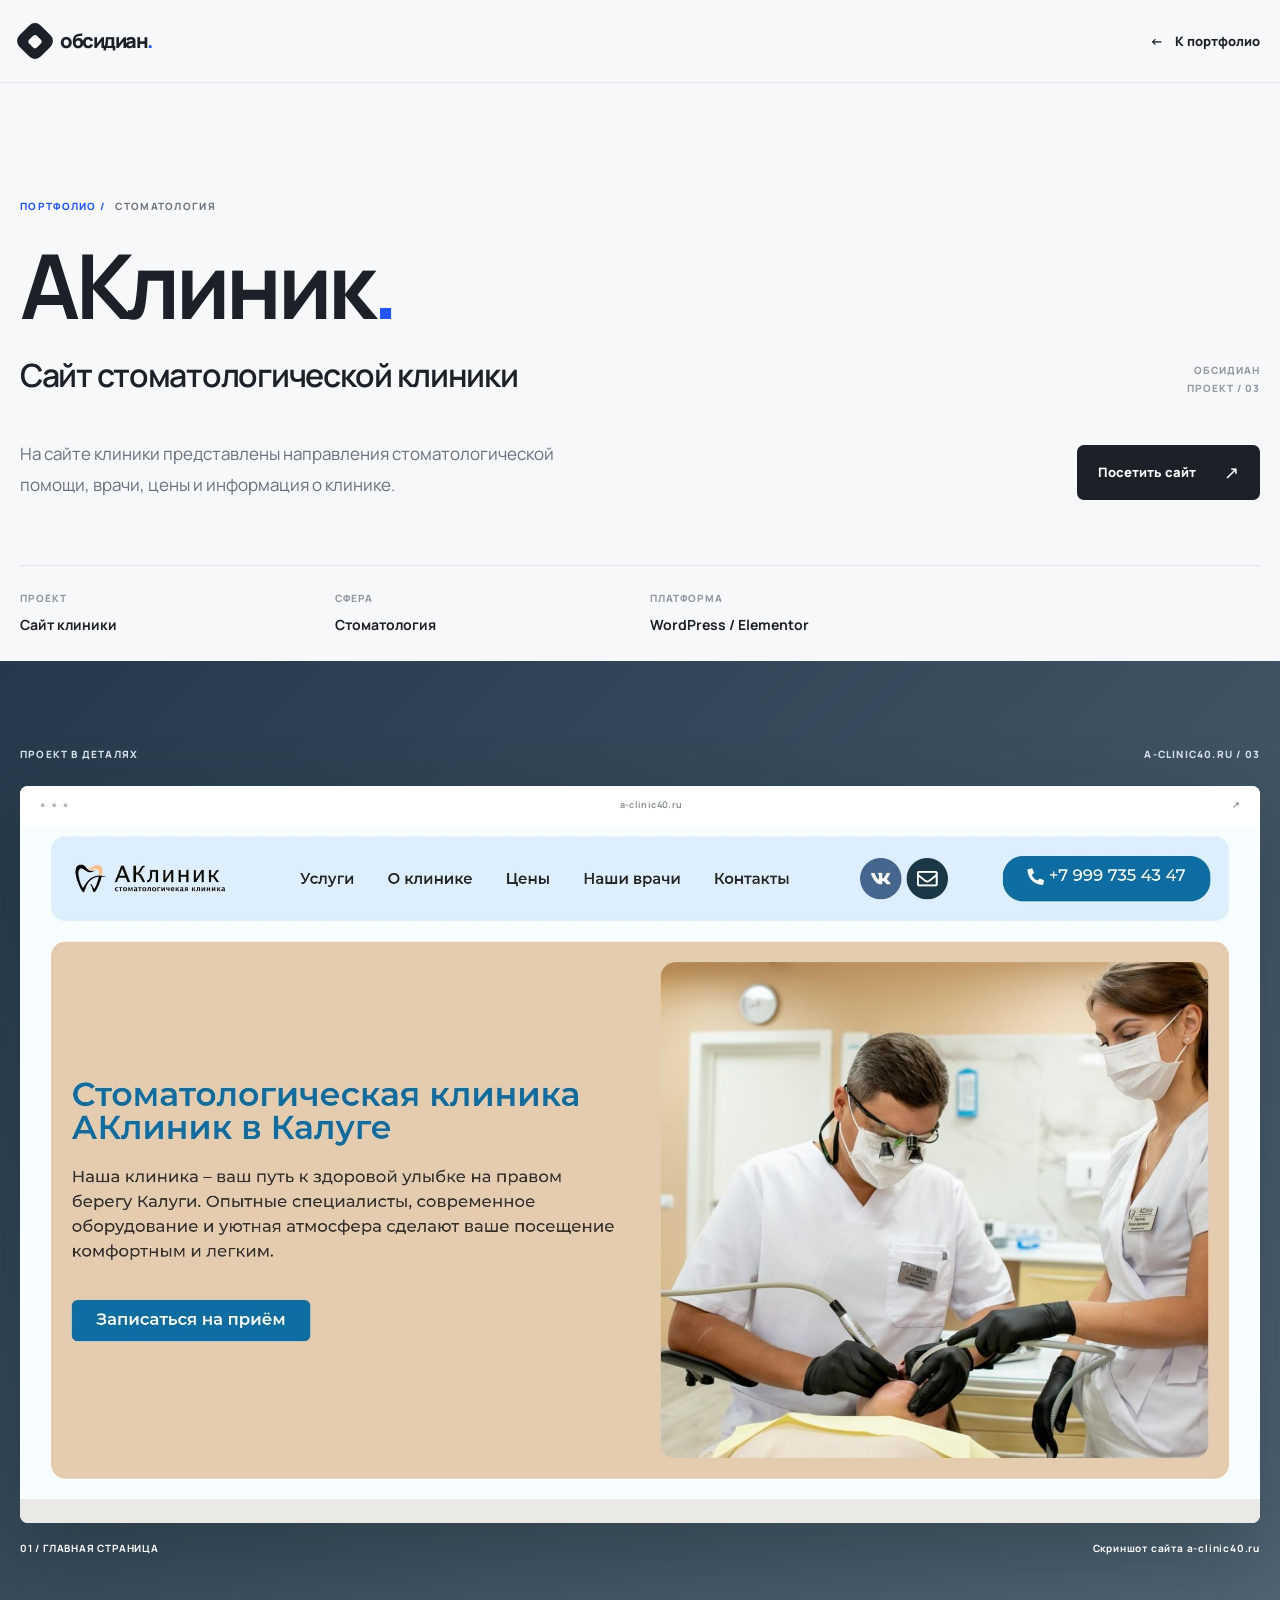
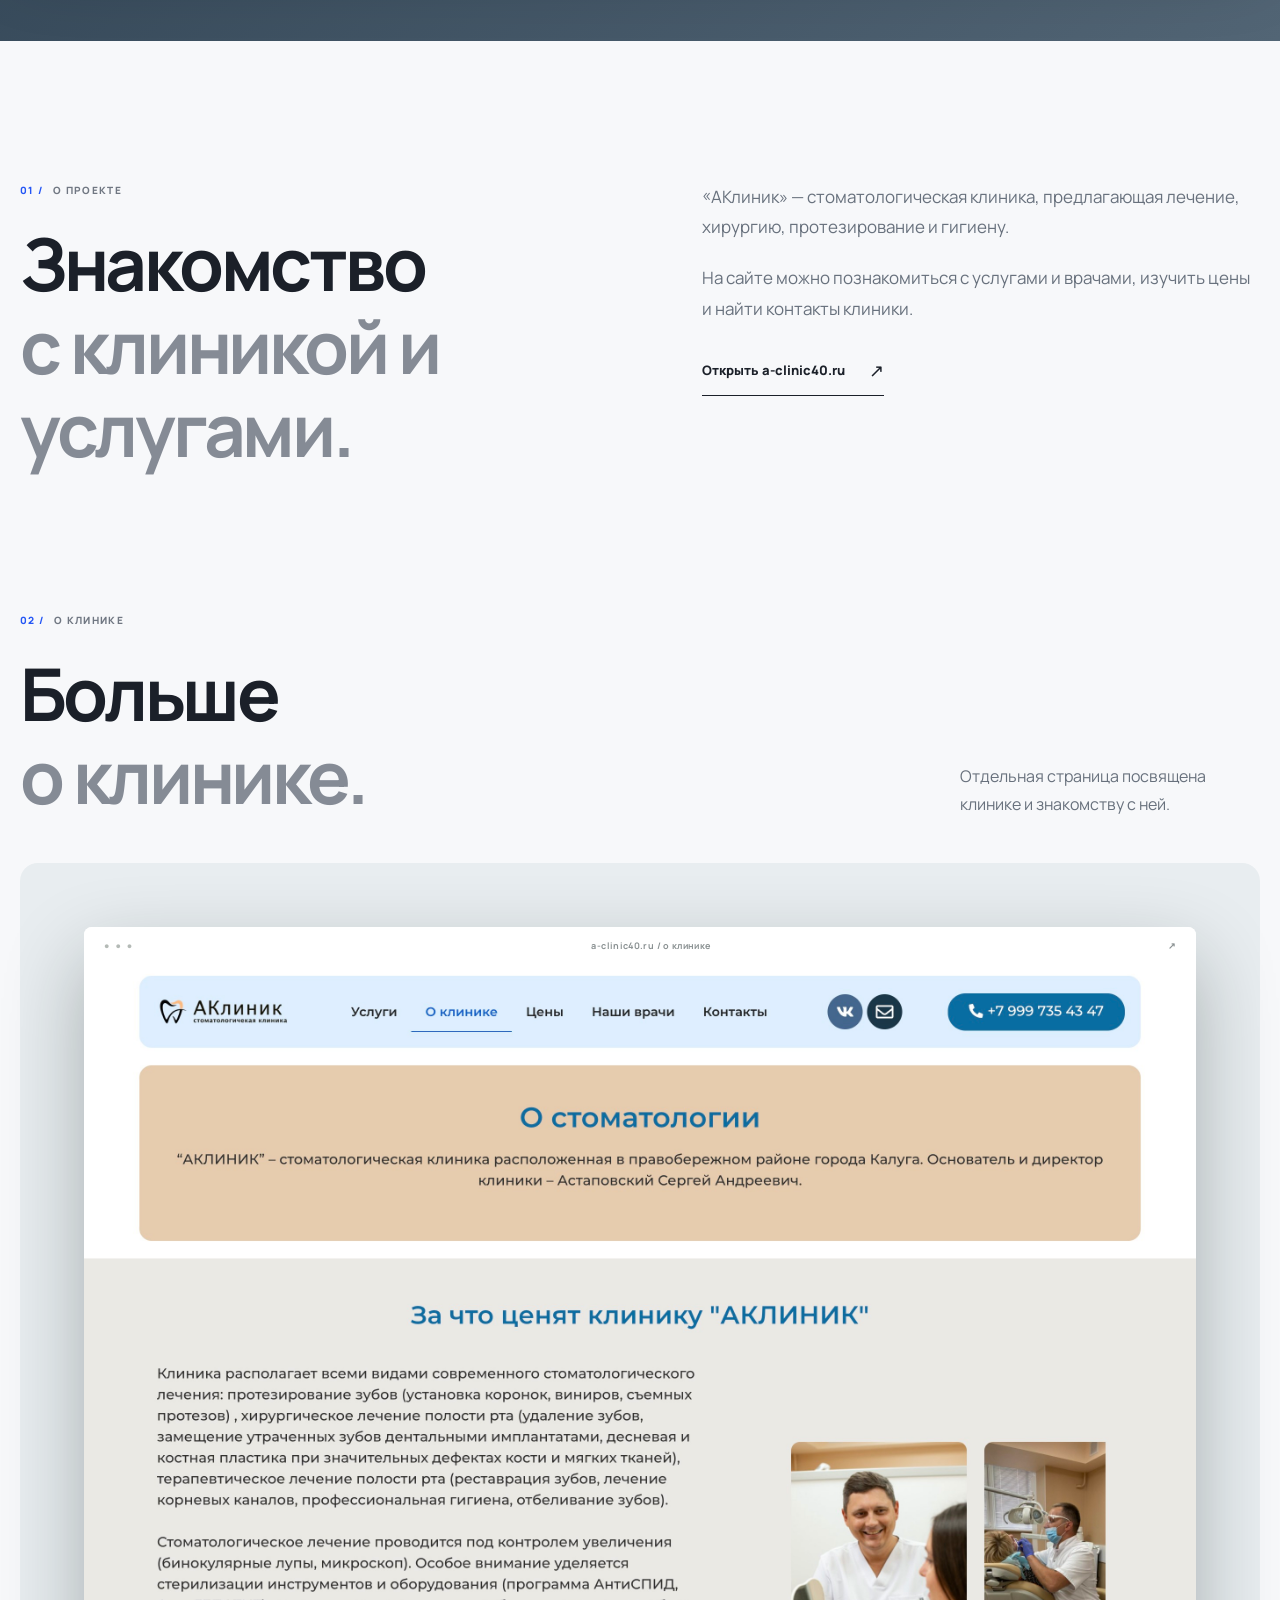
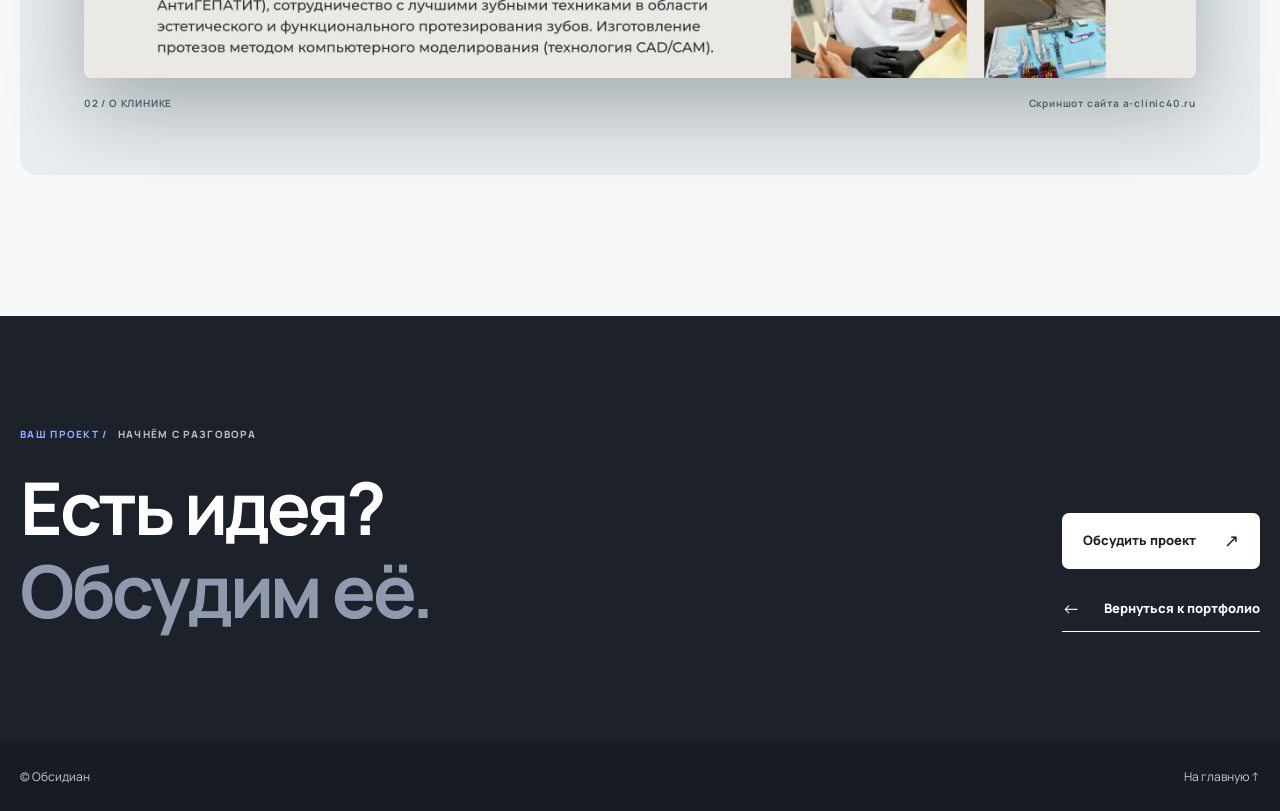
<file: cases/a-clinic.html>
<!DOCTYPE html>
<html lang="ru">
<head>
  <meta charset="utf-8"><meta name="viewport" content="width=device-width, initial-scale=1"><meta name="theme-color" content="#f6f7f9">
  <title>АКлиник — сайт стоматологической клиники | Обсидиан</title>
  <meta name="description" content="Кейс «АКлиник»: сайт стоматологической клиники с услугами, ценами, врачами и информацией о клинике.">
  <link rel="canonical" href="https://example.com/cases/a-clinic.html">
  <meta property="og:type" content="article"><meta property="og:locale" content="ru_RU"><meta property="og:site_name" content="Обсидиан"><meta property="og:title" content="АКлиник — сайт стоматологической клиники | Обсидиан"><meta property="og:description" content="Сайт стоматологической клиники: услуги, цены, врачи и информация о клинике."><meta property="og:url" content="https://example.com/cases/a-clinic.html">
  <link rel="icon" href="../favicon.svg" type="image/svg+xml"><link rel="stylesheet" href="../css/variables.css"><link rel="stylesheet" href="../css/base.css"><link rel="stylesheet" href="../css/layout.css"><link rel="stylesheet" href="../css/components.css"><link rel="stylesheet" href="../css/case.css">
  <script defer src="../js/forms.js"></script><script defer src="../js/project-popup.js"></script>
</head>
<body class="case-page case-page--compact">
  <a class="skip-link" href="#main">Перейти к содержимому</a>
  <header class="case-header"><div class="container case-header__inner"><a class="brand" href="../index.html" aria-label="Обсидиан — на главную"><span class="brand-mark" aria-hidden="true"><span></span></span><span>обсидиан<span class="brand-dot">.</span></span></a><a class="case-back" href="../index.html#portfolio"><span aria-hidden="true">←</span> К портфолио</a></div></header>
  <main id="main">
    <section class="case-hero" aria-labelledby="case-title"><div class="container"><p class="eyebrow"><span class="section-index">ПОРТФОЛИО /</span> СТОМАТОЛОГИЯ</p><div class="case-hero__heading"><div><h1 id="case-title">АКлиник<span>.</span></h1><p class="case-hero__subtitle">Сайт стоматологической клиники</p></div><p class="case-hero__number" aria-hidden="true">ОБСИДИАН<br>ПРОЕКТ / 03</p></div><div class="case-hero__details"><p>На сайте клиники представлены направления стоматологической помощи, врачи, цены и информация о клинике.</p><a class="button button--dark" href="https://a-clinic40.ru/" target="_blank" rel="noopener noreferrer">Посетить сайт <span aria-hidden="true">↗</span><span class="visually-hidden"> (откроется в новой вкладке)</span></a></div><dl class="case-facts"><div><dt>ПРОЕКТ</dt><dd>Сайт клиники</dd></div><div><dt>СФЕРА</dt><dd>Стоматология</dd></div><div><dt>ПЛАТФОРМА</dt><dd>WordPress / Elementor</dd></div></dl></div></section>
    <section class="case-showcase" aria-labelledby="showcase-title"><div class="container"><div class="case-showcase__top"><p id="showcase-title">ПРОЕКТ В ДЕТАЛЯХ</p><p>A-CLINIC40.RU / 03</p></div><figure class="case-figure"><div class="browser-frame browser-frame--case"><div class="browser-frame__bar" aria-hidden="true"><span class="browser-frame__dots">● ● ●</span><span>a-clinic40.ru</span><span>↗</span></div><img src="../assets/images/a-clinic-home.jpg" width="2532" height="1620" loading="lazy" decoding="async" alt="Главная страница сайта стоматологической клиники «АКлиник»"></div><figcaption><span>01 / ГЛАВНАЯ СТРАНИЦА</span><span>Скриншот сайта a-clinic40.ru</span></figcaption></figure></div></section>
    <section class="case-story" aria-labelledby="story-title"><div class="container case-story__grid"><div><p class="eyebrow"><span class="section-index">01 /</span> О ПРОЕКТЕ</p><h2 id="story-title">Знакомство<br><span class="muted">с клиникой и услугами.</span></h2></div><div class="case-story__copy"><p>«АКлиник» — стоматологическая клиника, предлагающая лечение, хирургию, протезирование и гигиену.</p><p>На сайте можно познакомиться с услугами и врачами, изучить цены и найти контакты клиники.</p><a class="text-link" href="https://a-clinic40.ru/" target="_blank" rel="noopener noreferrer">Открыть a-clinic40.ru <span aria-hidden="true">↗</span><span class="visually-hidden"> (откроется в новой вкладке)</span></a></div></div></section>
    <section class="case-rooms" aria-labelledby="inner-title"><div class="container"><div class="case-rooms__heading"><div><p class="eyebrow"><span class="section-index">02 /</span> О КЛИНИКЕ</p><h2 id="inner-title">Больше<br><span class="muted">о клинике.</span></h2></div><p>Отдельная страница посвящена клинике и знакомству с ней.</p></div><figure class="case-figure"><div class="browser-frame browser-frame--case"><div class="browser-frame__bar" aria-hidden="true"><span class="browser-frame__dots">● ● ●</span><span>a-clinic40.ru / о клинике</span><span>↗</span></div><img src="../assets/images/a-clinic-inner.jpg" width="2532" height="1620" loading="lazy" decoding="async" alt="Страница о клинике на сайте «АКлиник»"></div><figcaption><span>02 / О КЛИНИКЕ</span><span>Скриншот сайта a-clinic40.ru</span></figcaption></figure></div></section>
    <section class="case-end"><div class="container case-end__inner"><div><p class="eyebrow eyebrow--light"><span class="section-index">ВАШ ПРОЕКТ /</span> НАЧНЁМ С РАЗГОВОРА</p><h2>Есть идея?<br><span>Обсудим её.</span></h2></div><div class="case-end__links"><a class="button button--white" href="../index.html#contact">Обсудить проект <span aria-hidden="true">↗</span></a><a class="text-link text-link--light" href="../index.html#portfolio"><span aria-hidden="true">←</span> Вернуться к портфолио</a></div></div></section>
  </main><footer class="case-footer"><div class="container case-footer__inner"><span>© Обсидиан</span><a href="../index.html">На главную ↑</a></div></footer>
</body></html>
</file>
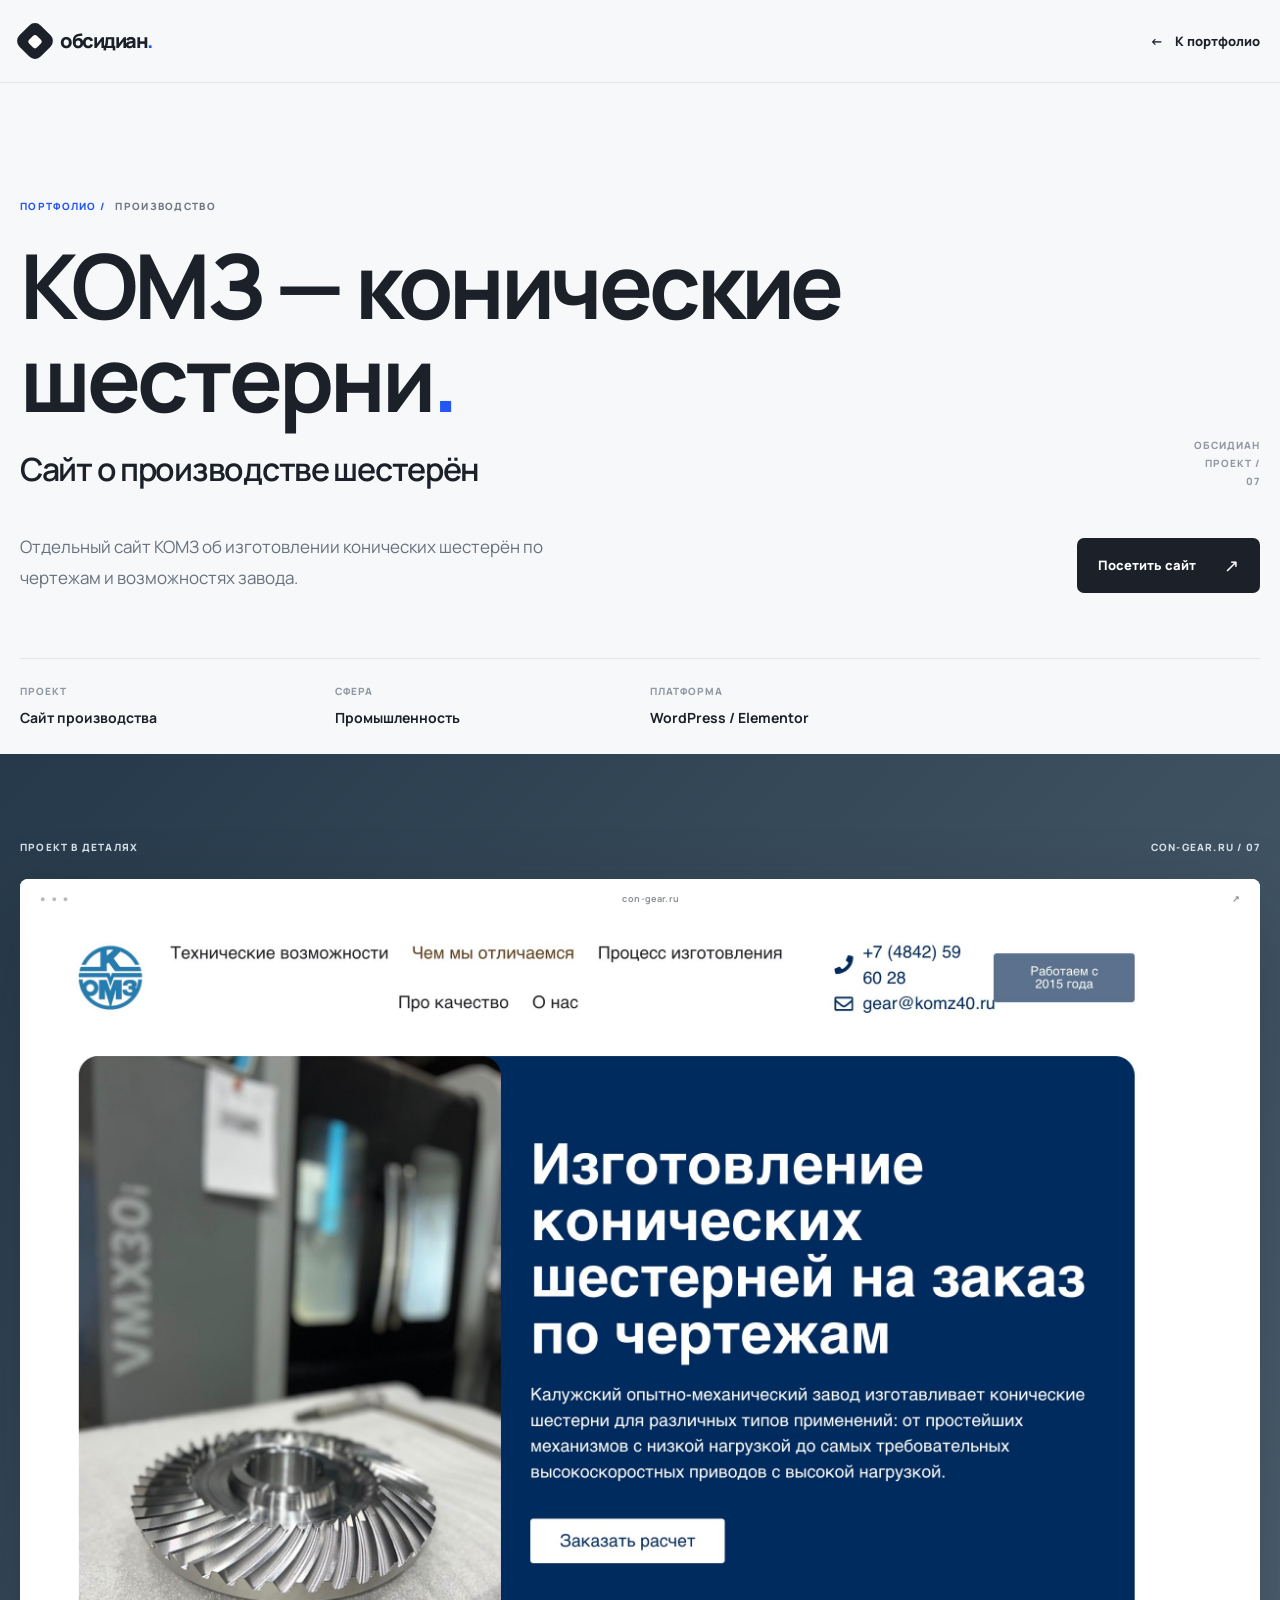
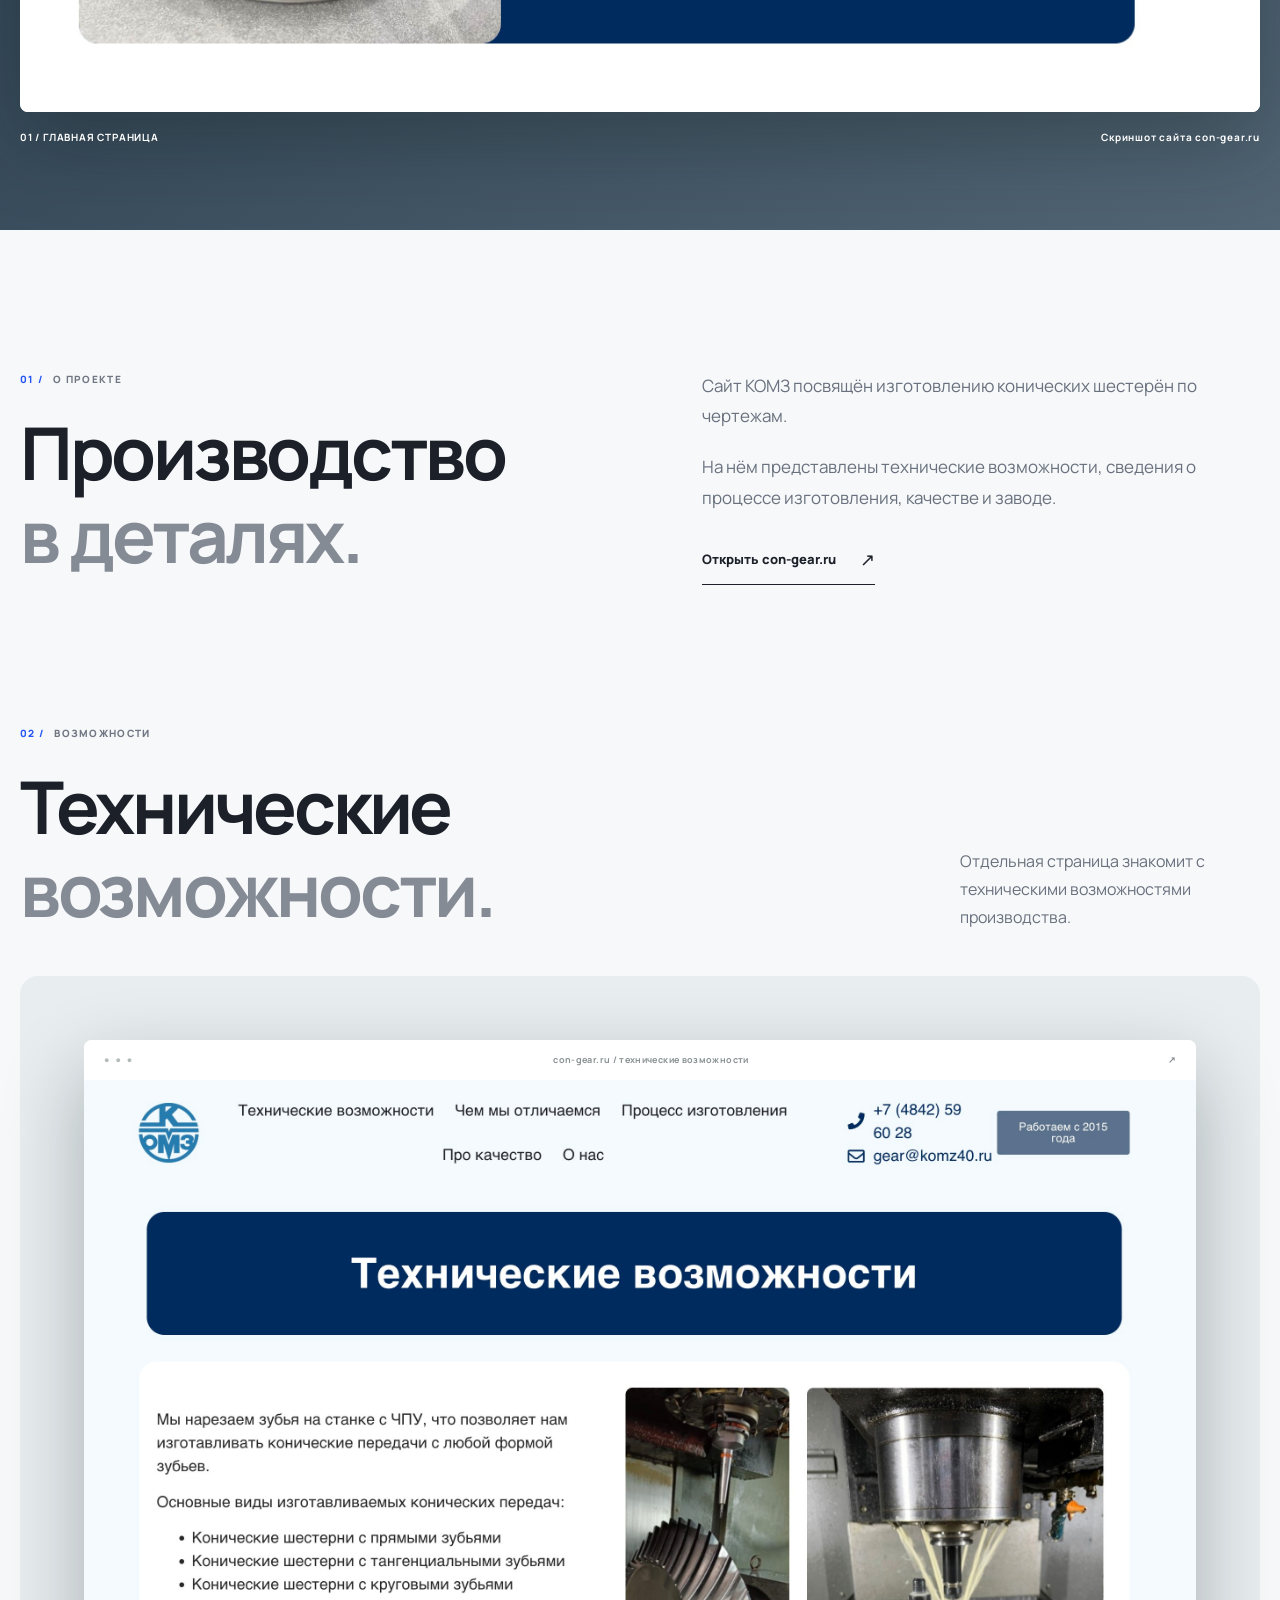
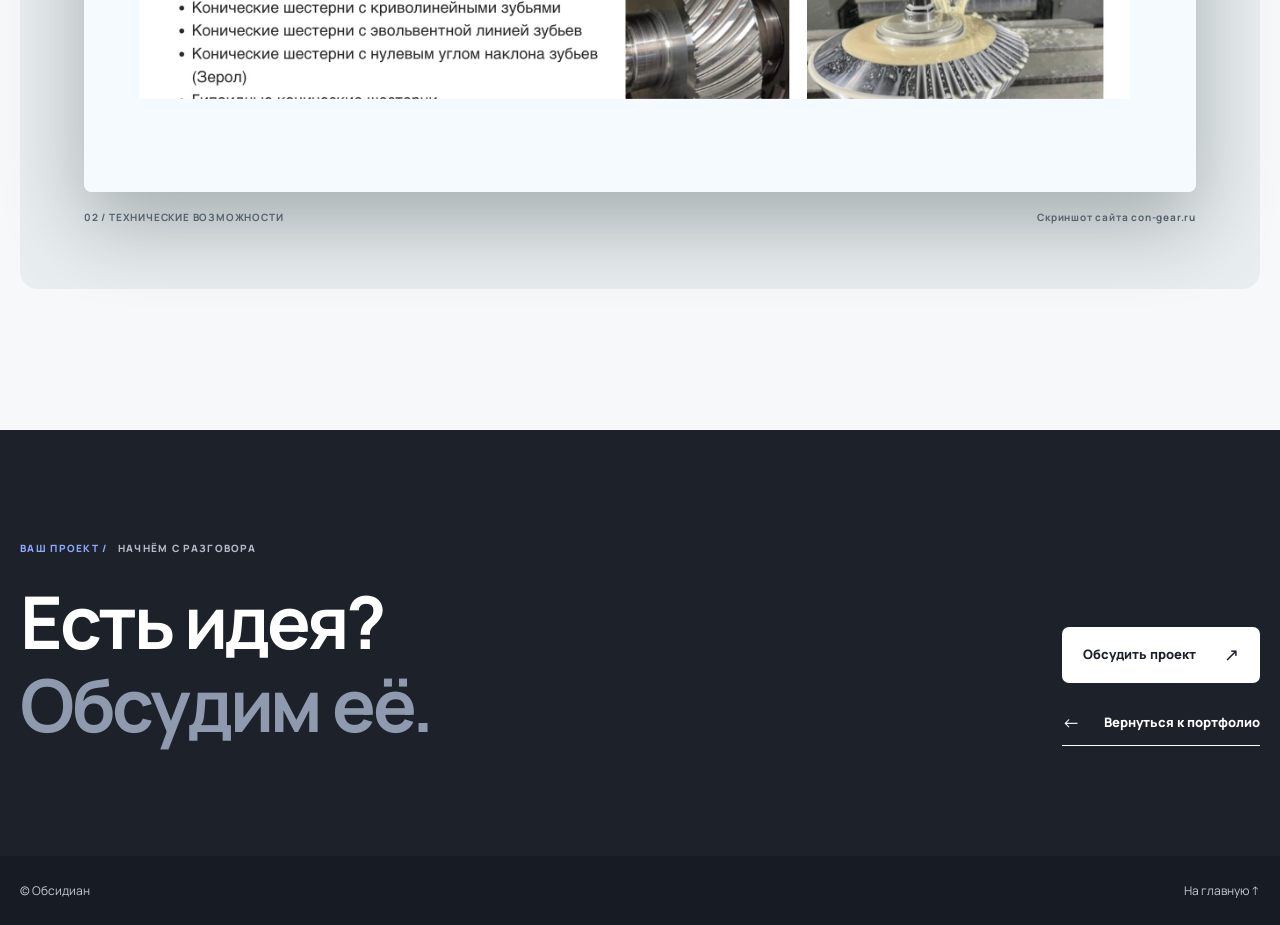
<file: cases/congear.html>
<!DOCTYPE html>
<html lang="ru">
<head>
  <meta charset="utf-8"><meta name="viewport" content="width=device-width, initial-scale=1"><meta name="theme-color" content="#f6f7f9">
  <title>КОМЗ — сайт о конических шестернях | Обсидиан</title>
  <meta name="description" content="Кейс КОМЗ: сайт об изготовлении конических шестерён по чертежам и технических возможностях завода.">
  <link rel="canonical" href="https://example.com/cases/congear.html">
  <meta property="og:type" content="article"><meta property="og:locale" content="ru_RU"><meta property="og:site_name" content="Обсидиан"><meta property="og:title" content="КОМЗ — сайт о конических шестернях | Обсидиан"><meta property="og:description" content="Изготовление конических шестерён: технические возможности, процесс и качество."><meta property="og:url" content="https://example.com/cases/congear.html">
  <link rel="icon" href="../favicon.svg" type="image/svg+xml"><link rel="stylesheet" href="../css/variables.css"><link rel="stylesheet" href="../css/base.css"><link rel="stylesheet" href="../css/layout.css"><link rel="stylesheet" href="../css/components.css"><link rel="stylesheet" href="../css/case.css">
  <script defer src="../js/forms.js"></script><script defer src="../js/project-popup.js"></script>
</head>
<body class="case-page case-page--compact">
  <a class="skip-link" href="#main">Перейти к содержимому</a>
  <header class="case-header"><div class="container case-header__inner"><a class="brand" href="../index.html" aria-label="Обсидиан — на главную"><span class="brand-mark" aria-hidden="true"><span></span></span><span>обсидиан<span class="brand-dot">.</span></span></a><a class="case-back" href="../index.html#portfolio"><span aria-hidden="true">←</span> К портфолио</a></div></header>
  <main id="main">
    <section class="case-hero" aria-labelledby="case-title"><div class="container"><p class="eyebrow"><span class="section-index">ПОРТФОЛИО /</span> ПРОИЗВОДСТВО</p><div class="case-hero__heading"><div><h1 id="case-title">КОМЗ — конические шестерни<span>.</span></h1><p class="case-hero__subtitle">Сайт о производстве шестерён</p></div><p class="case-hero__number" aria-hidden="true">ОБСИДИАН<br>ПРОЕКТ / 07</p></div><div class="case-hero__details"><p>Отдельный сайт КОМЗ об изготовлении конических шестерён по чертежам и возможностях завода.</p><a class="button button--dark" href="https://con-gear.ru/" target="_blank" rel="noopener noreferrer">Посетить сайт <span aria-hidden="true">↗</span><span class="visually-hidden"> (откроется в новой вкладке)</span></a></div><dl class="case-facts"><div><dt>ПРОЕКТ</dt><dd>Сайт производства</dd></div><div><dt>СФЕРА</dt><dd>Промышленность</dd></div><div><dt>ПЛАТФОРМА</dt><dd>WordPress / Elementor</dd></div></dl></div></section>
    <section class="case-showcase" aria-labelledby="showcase-title"><div class="container"><div class="case-showcase__top"><p id="showcase-title">ПРОЕКТ В ДЕТАЛЯХ</p><p>CON-GEAR.RU / 07</p></div><figure class="case-figure"><div class="browser-frame browser-frame--case"><div class="browser-frame__bar" aria-hidden="true"><span class="browser-frame__dots">● ● ●</span><span>con-gear.ru</span><span>↗</span></div><img src="../assets/images/congear-home.jpg" width="2532" height="1620" loading="lazy" decoding="async" alt="Главная страница сайта КОМЗ о конических шестернях"></div><figcaption><span>01 / ГЛАВНАЯ СТРАНИЦА</span><span>Скриншот сайта con-gear.ru</span></figcaption></figure></div></section>
    <section class="case-story" aria-labelledby="story-title"><div class="container case-story__grid"><div><p class="eyebrow"><span class="section-index">01 /</span> О ПРОЕКТЕ</p><h2 id="story-title">Производство<br><span class="muted">в деталях.</span></h2></div><div class="case-story__copy"><p>Сайт КОМЗ посвящён изготовлению конических шестерён по чертежам.</p><p>На нём представлены технические возможности, сведения о процессе изготовления, качестве и заводе.</p><a class="text-link" href="https://con-gear.ru/" target="_blank" rel="noopener noreferrer">Открыть con-gear.ru <span aria-hidden="true">↗</span><span class="visually-hidden"> (откроется в новой вкладке)</span></a></div></div></section>
    <section class="case-rooms" aria-labelledby="inner-title"><div class="container"><div class="case-rooms__heading"><div><p class="eyebrow"><span class="section-index">02 /</span> ВОЗМОЖНОСТИ</p><h2 id="inner-title">Технические<br><span class="muted">возможности.</span></h2></div><p>Отдельная страница знакомит с техническими возможностями производства.</p></div><figure class="case-figure"><div class="browser-frame browser-frame--case"><div class="browser-frame__bar" aria-hidden="true"><span class="browser-frame__dots">● ● ●</span><span>con-gear.ru / технические возможности</span><span>↗</span></div><img src="../assets/images/congear-inner.jpg" width="2532" height="1620" loading="lazy" decoding="async" alt="Страница технических возможностей на сайте con-gear.ru"></div><figcaption><span>02 / ТЕХНИЧЕСКИЕ ВОЗМОЖНОСТИ</span><span>Скриншот сайта con-gear.ru</span></figcaption></figure></div></section>
    <section class="case-end"><div class="container case-end__inner"><div><p class="eyebrow eyebrow--light"><span class="section-index">ВАШ ПРОЕКТ /</span> НАЧНЁМ С РАЗГОВОРА</p><h2>Есть идея?<br><span>Обсудим её.</span></h2></div><div class="case-end__links"><a class="button button--white" href="../index.html#contact">Обсудить проект <span aria-hidden="true">↗</span></a><a class="text-link text-link--light" href="../index.html#portfolio"><span aria-hidden="true">←</span> Вернуться к портфолио</a></div></div></section>
  </main><footer class="case-footer"><div class="container case-footer__inner"><span>© Обсидиан</span><a href="../index.html">На главную ↑</a></div></footer>
</body></html>
</file>
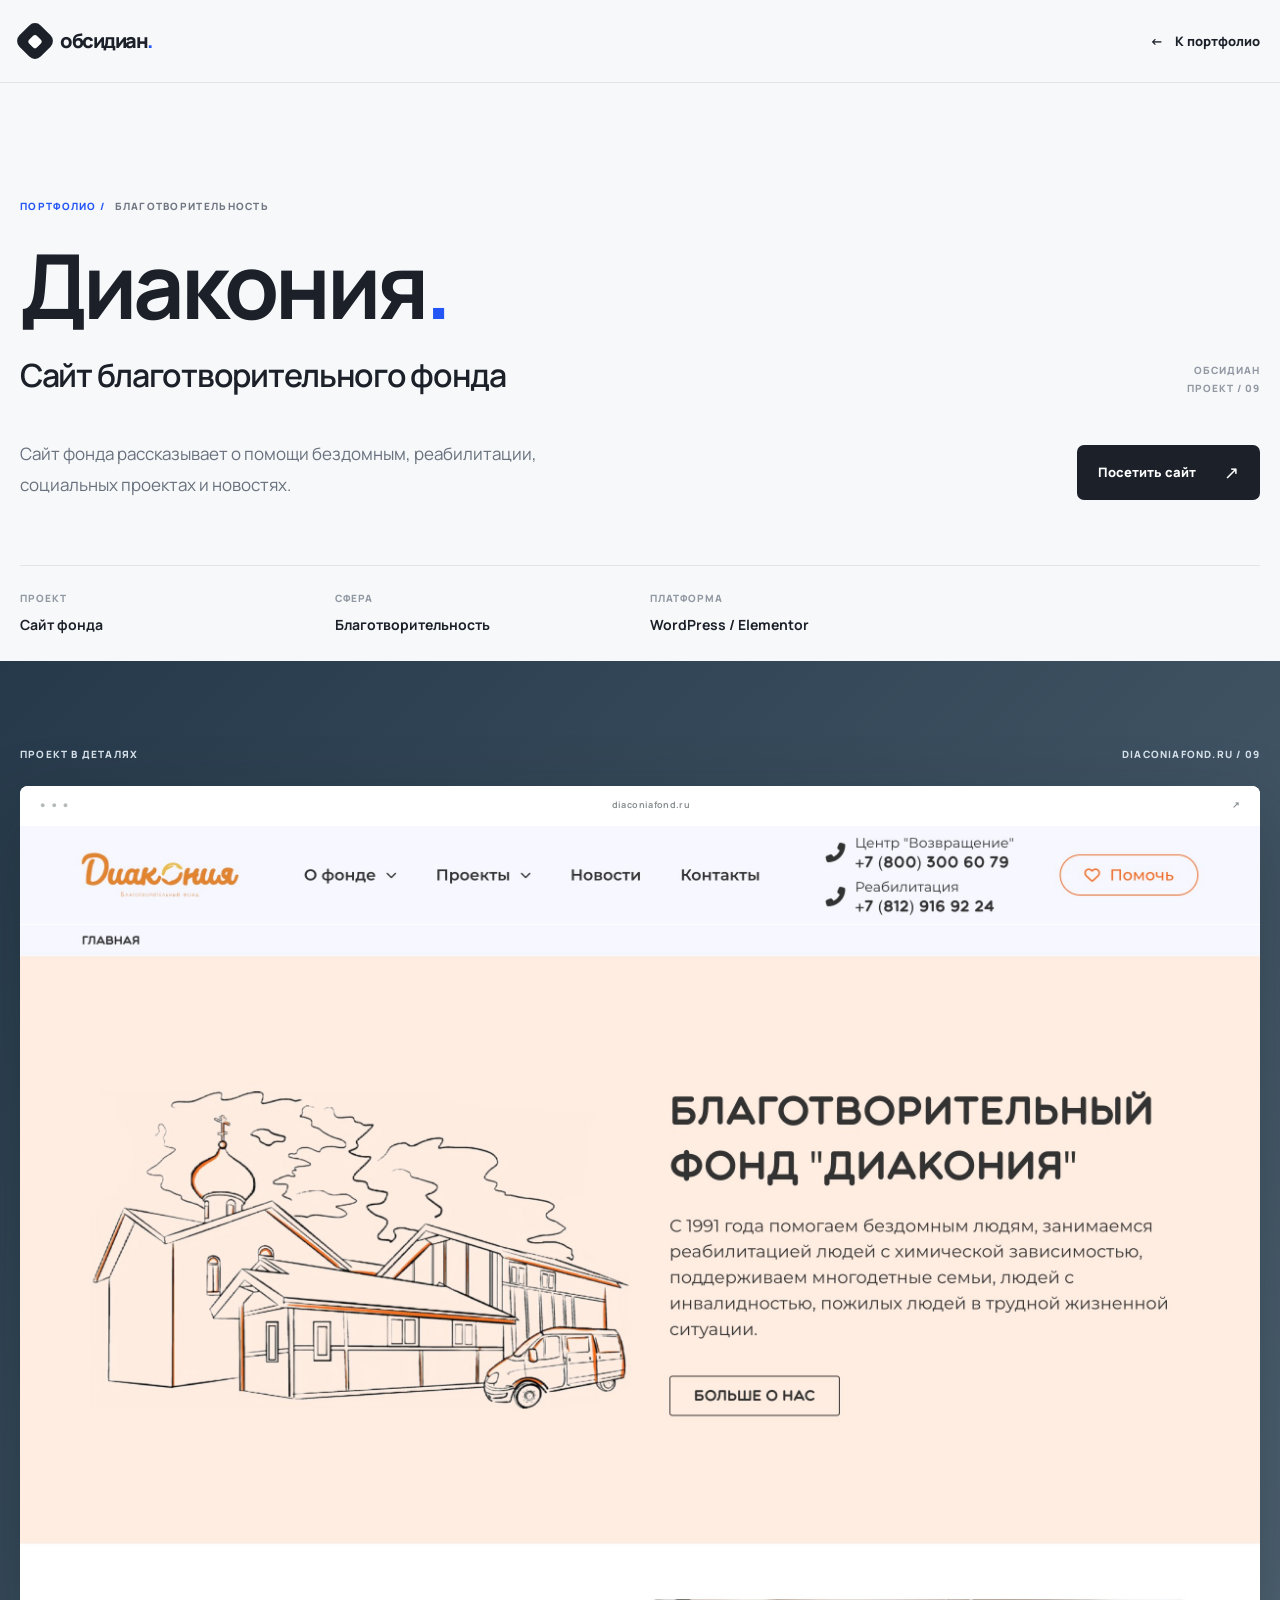
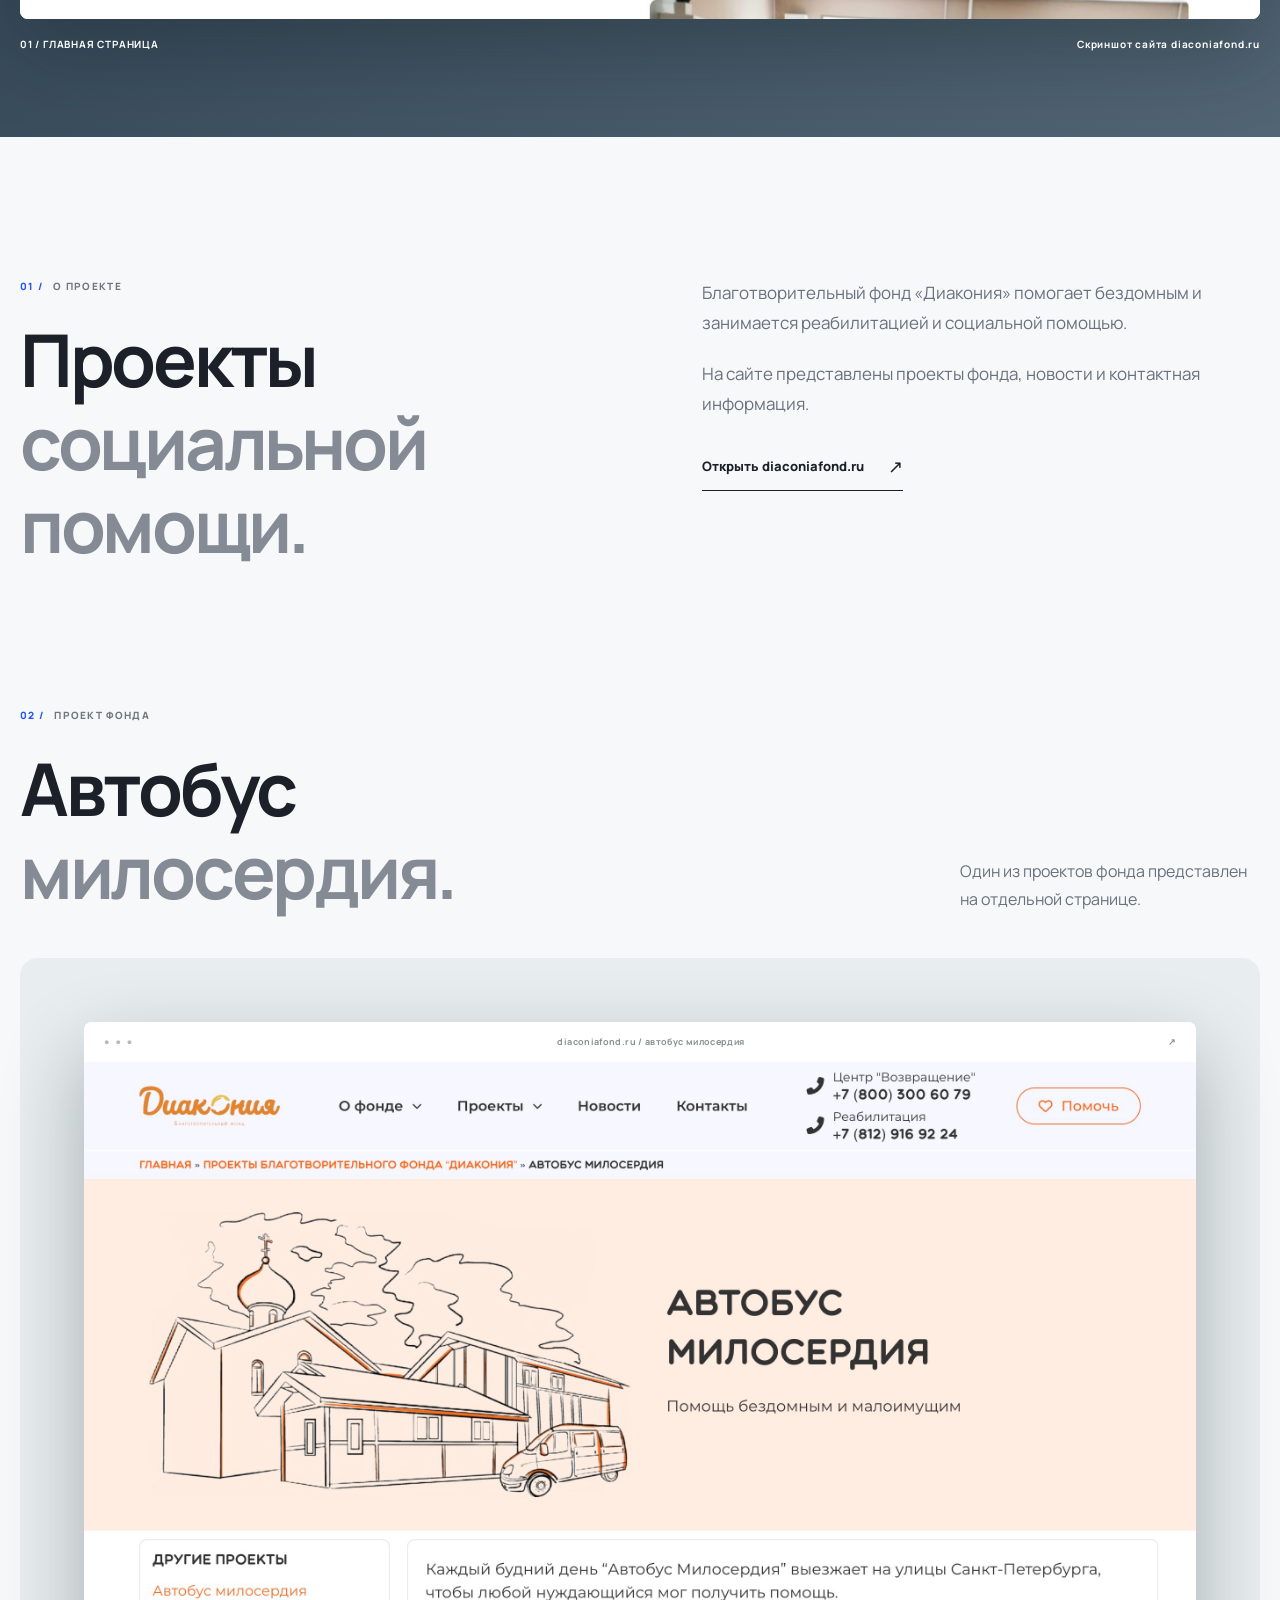
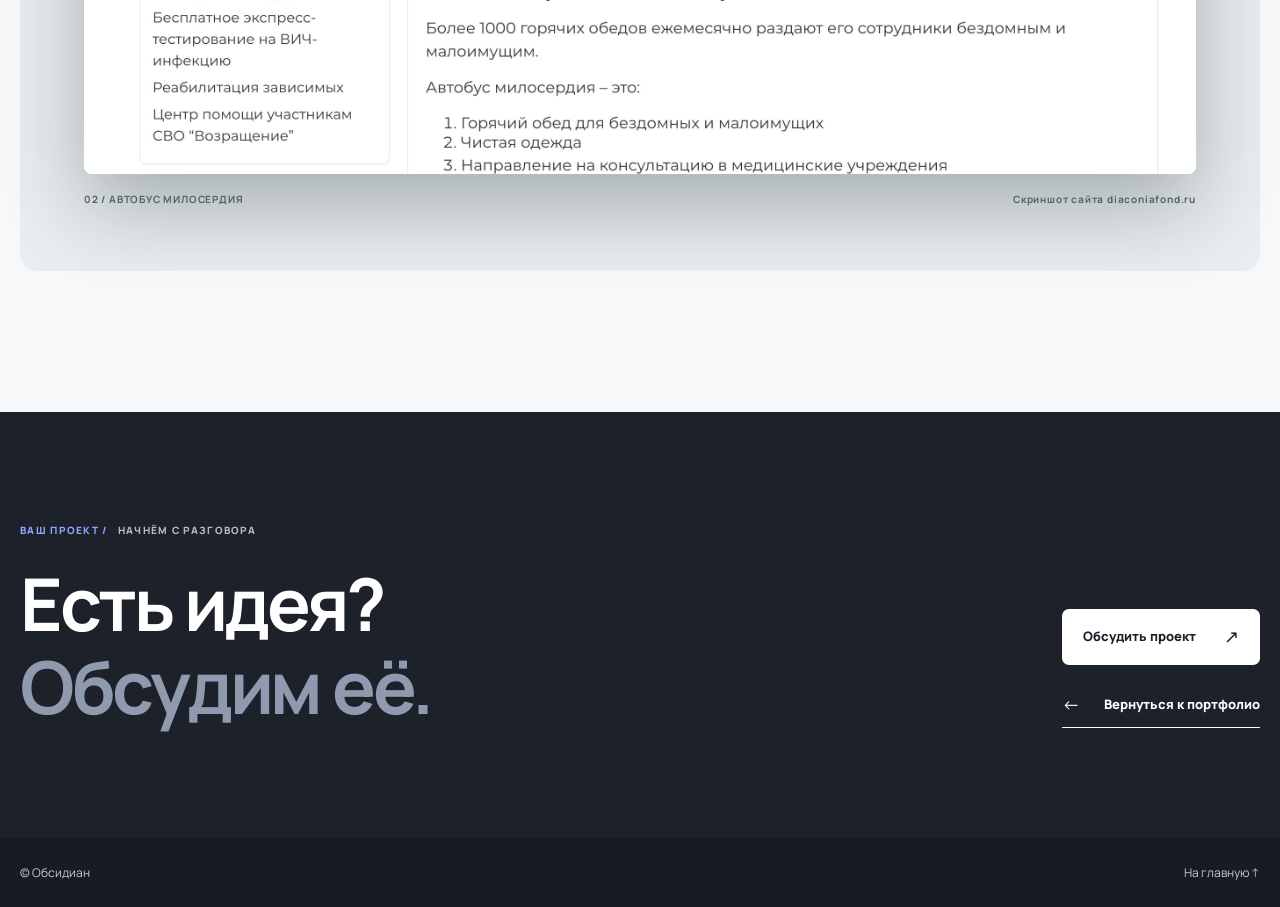
<file: cases/diaconia.html>
<!DOCTYPE html>
<html lang="ru">
<head>
  <meta charset="utf-8"><meta name="viewport" content="width=device-width, initial-scale=1"><meta name="theme-color" content="#f6f7f9">
  <title>Диакония — сайт благотворительного фонда | Обсидиан</title>
  <meta name="description" content="Кейс «Диакония»: сайт благотворительного фонда с проектами помощи бездомным, новостями и контактами.">
  <link rel="canonical" href="https://example.com/cases/diaconia.html">
  <meta property="og:type" content="article"><meta property="og:locale" content="ru_RU"><meta property="og:site_name" content="Обсидиан"><meta property="og:title" content="Диакония — сайт благотворительного фонда | Обсидиан"><meta property="og:description" content="Сайт фонда: помощь бездомным, социальные проекты и новости."><meta property="og:url" content="https://example.com/cases/diaconia.html">
  <link rel="icon" href="../favicon.svg" type="image/svg+xml"><link rel="stylesheet" href="../css/variables.css"><link rel="stylesheet" href="../css/base.css"><link rel="stylesheet" href="../css/layout.css"><link rel="stylesheet" href="../css/components.css"><link rel="stylesheet" href="../css/case.css">
  <script defer src="../js/forms.js"></script><script defer src="../js/project-popup.js"></script>
</head>
<body class="case-page case-page--compact">
  <a class="skip-link" href="#main">Перейти к содержимому</a>
  <header class="case-header"><div class="container case-header__inner"><a class="brand" href="../index.html" aria-label="Обсидиан — на главную"><span class="brand-mark" aria-hidden="true"><span></span></span><span>обсидиан<span class="brand-dot">.</span></span></a><a class="case-back" href="../index.html#portfolio"><span aria-hidden="true">←</span> К портфолио</a></div></header>
  <main id="main">
    <section class="case-hero" aria-labelledby="case-title"><div class="container"><p class="eyebrow"><span class="section-index">ПОРТФОЛИО /</span> БЛАГОТВОРИТЕЛЬНОСТЬ</p><div class="case-hero__heading"><div><h1 id="case-title">Диакония<span>.</span></h1><p class="case-hero__subtitle">Сайт благотворительного фонда</p></div><p class="case-hero__number" aria-hidden="true">ОБСИДИАН<br>ПРОЕКТ / 09</p></div><div class="case-hero__details"><p>Сайт фонда рассказывает о помощи бездомным, реабилитации, социальных проектах и новостях.</p><a class="button button--dark" href="https://diaconiafond.ru/" target="_blank" rel="noopener noreferrer">Посетить сайт <span aria-hidden="true">↗</span><span class="visually-hidden"> (откроется в новой вкладке)</span></a></div><dl class="case-facts"><div><dt>ПРОЕКТ</dt><dd>Сайт фонда</dd></div><div><dt>СФЕРА</dt><dd>Благотворительность</dd></div><div><dt>ПЛАТФОРМА</dt><dd>WordPress / Elementor</dd></div></dl></div></section>
    <section class="case-showcase" aria-labelledby="showcase-title"><div class="container"><div class="case-showcase__top"><p id="showcase-title">ПРОЕКТ В ДЕТАЛЯХ</p><p>DIACONIAFOND.RU / 09</p></div><figure class="case-figure"><div class="browser-frame browser-frame--case"><div class="browser-frame__bar" aria-hidden="true"><span class="browser-frame__dots">● ● ●</span><span>diaconiafond.ru</span><span>↗</span></div><img src="../assets/images/diaconia-home.jpg" width="2532" height="1620" loading="lazy" decoding="async" alt="Главная страница сайта благотворительного фонда «Диакония»"></div><figcaption><span>01 / ГЛАВНАЯ СТРАНИЦА</span><span>Скриншот сайта diaconiafond.ru</span></figcaption></figure></div></section>
    <section class="case-story" aria-labelledby="story-title"><div class="container case-story__grid"><div><p class="eyebrow"><span class="section-index">01 /</span> О ПРОЕКТЕ</p><h2 id="story-title">Проекты<br><span class="muted">социальной помощи.</span></h2></div><div class="case-story__copy"><p>Благотворительный фонд «Диакония» помогает бездомным и занимается реабилитацией и социальной помощью.</p><p>На сайте представлены проекты фонда, новости и контактная информация.</p><a class="text-link" href="https://diaconiafond.ru/" target="_blank" rel="noopener noreferrer">Открыть diaconiafond.ru <span aria-hidden="true">↗</span><span class="visually-hidden"> (откроется в новой вкладке)</span></a></div></div></section>
    <section class="case-rooms" aria-labelledby="inner-title"><div class="container"><div class="case-rooms__heading"><div><p class="eyebrow"><span class="section-index">02 /</span> ПРОЕКТ ФОНДА</p><h2 id="inner-title">Автобус<br><span class="muted">милосердия.</span></h2></div><p>Один из проектов фонда представлен на отдельной странице.</p></div><figure class="case-figure"><div class="browser-frame browser-frame--case"><div class="browser-frame__bar" aria-hidden="true"><span class="browser-frame__dots">● ● ●</span><span>diaconiafond.ru / автобус милосердия</span><span>↗</span></div><img src="../assets/images/diaconia-inner.jpg" width="2532" height="1620" loading="lazy" decoding="async" alt="Страница проекта «Автобус милосердия» фонда «Диакония»"></div><figcaption><span>02 / АВТОБУС МИЛОСЕРДИЯ</span><span>Скриншот сайта diaconiafond.ru</span></figcaption></figure></div></section>
    <section class="case-end"><div class="container case-end__inner"><div><p class="eyebrow eyebrow--light"><span class="section-index">ВАШ ПРОЕКТ /</span> НАЧНЁМ С РАЗГОВОРА</p><h2>Есть идея?<br><span>Обсудим её.</span></h2></div><div class="case-end__links"><a class="button button--white" href="../index.html#contact">Обсудить проект <span aria-hidden="true">↗</span></a><a class="text-link text-link--light" href="../index.html#portfolio"><span aria-hidden="true">←</span> Вернуться к портфолио</a></div></div></section>
  </main><footer class="case-footer"><div class="container case-footer__inner"><span>© Обсидиан</span><a href="../index.html">На главную ↑</a></div></footer>
</body></html>
</file>
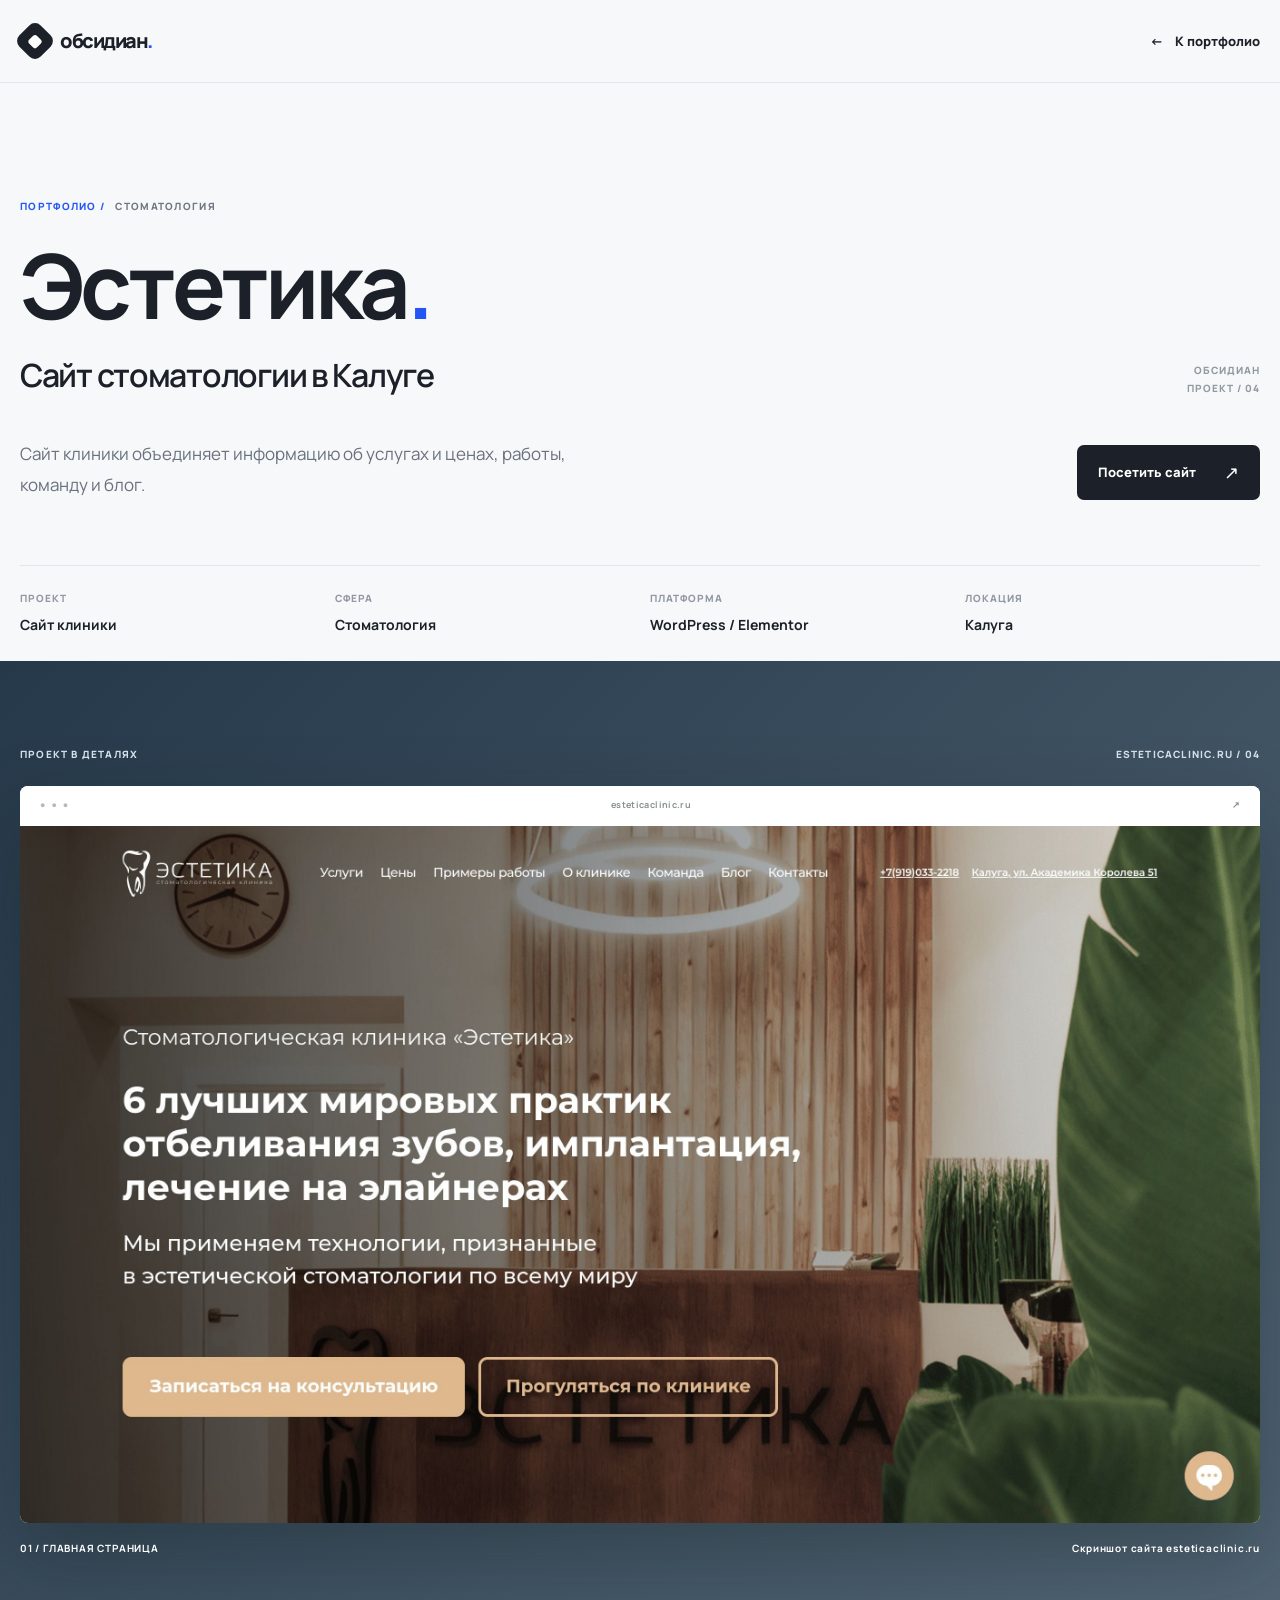
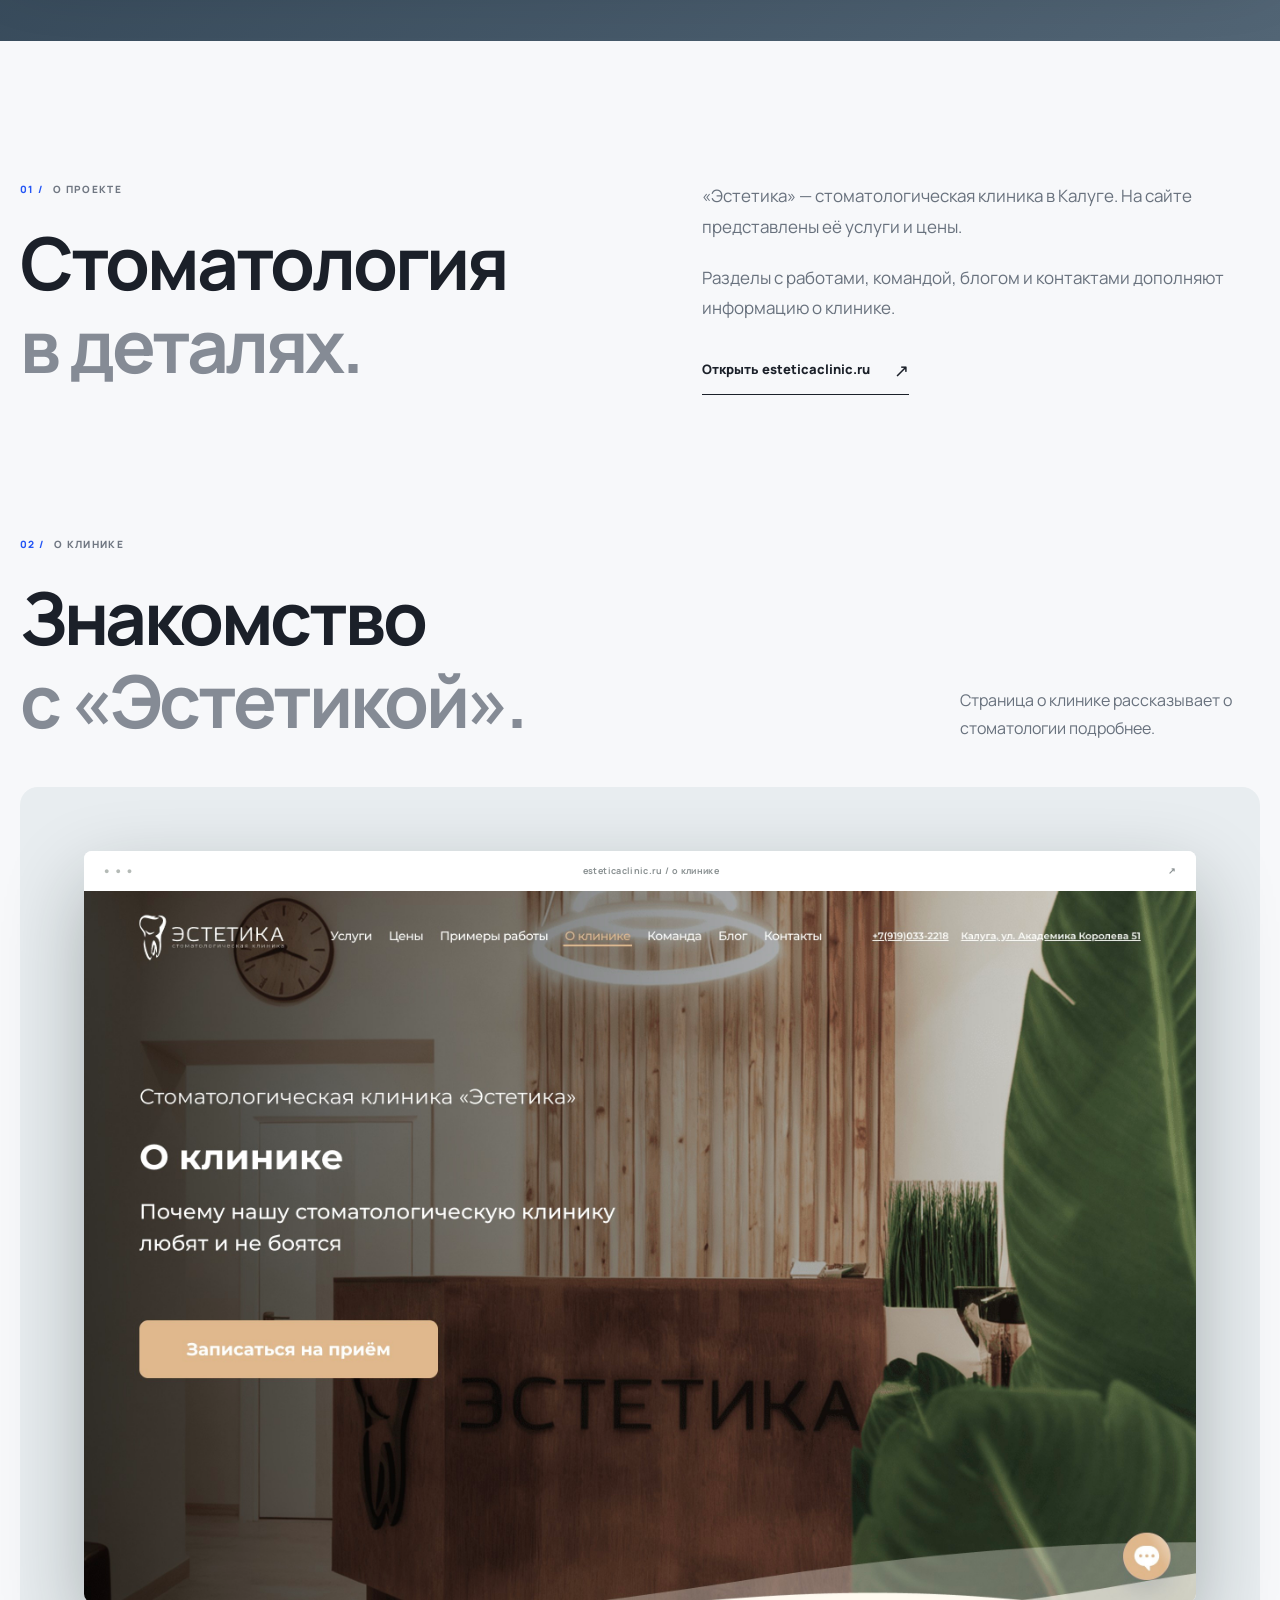
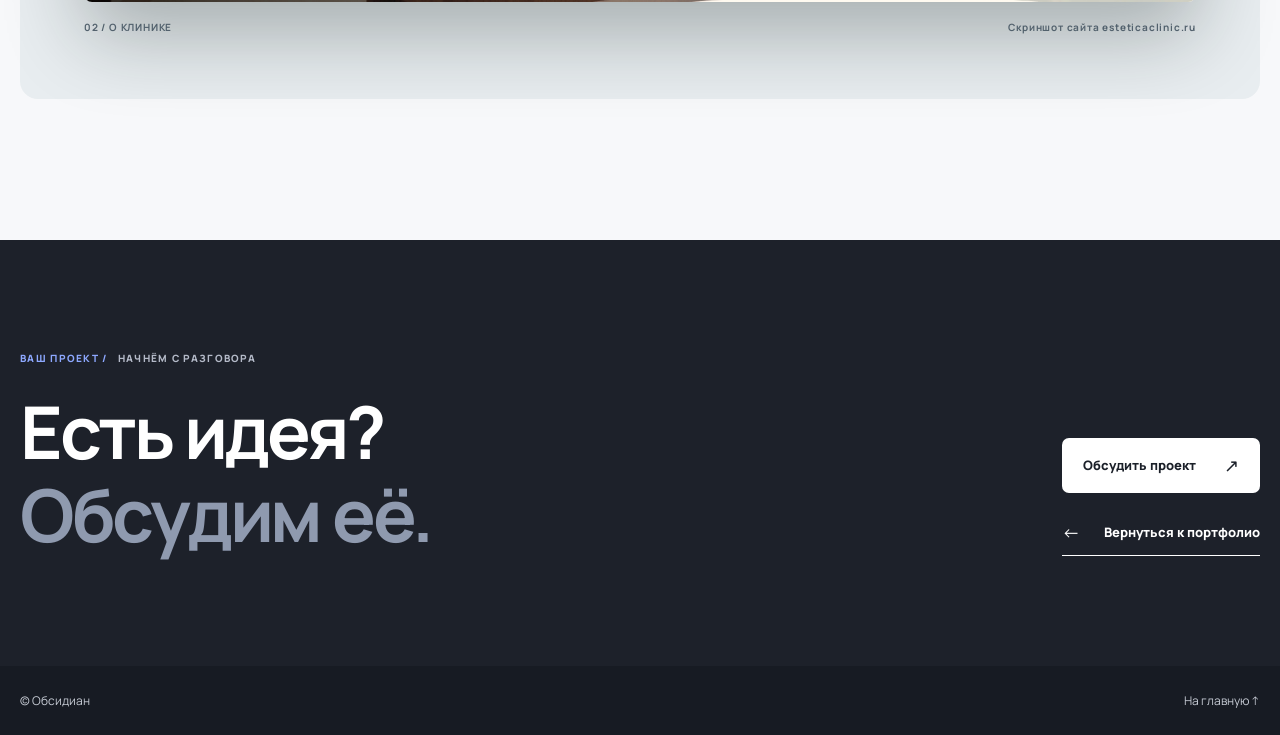
<file: cases/estetica.html>
<!DOCTYPE html>
<html lang="ru">
<head>
  <meta charset="utf-8"><meta name="viewport" content="width=device-width, initial-scale=1"><meta name="theme-color" content="#f6f7f9">
  <title>Эстетика — сайт стоматологии в Калуге | Обсидиан</title>
  <meta name="description" content="Кейс «Эстетика»: сайт стоматологии в Калуге с услугами, ценами, работами и командой.">
  <link rel="canonical" href="https://example.com/cases/estetica.html">
  <meta property="og:type" content="article"><meta property="og:locale" content="ru_RU"><meta property="og:site_name" content="Обсидиан"><meta property="og:title" content="Эстетика — сайт стоматологии в Калуге | Обсидиан"><meta property="og:description" content="Сайт стоматологии в Калуге: услуги, цены, работы и команда."><meta property="og:url" content="https://example.com/cases/estetica.html">
  <link rel="icon" href="../favicon.svg" type="image/svg+xml"><link rel="stylesheet" href="../css/variables.css"><link rel="stylesheet" href="../css/base.css"><link rel="stylesheet" href="../css/layout.css"><link rel="stylesheet" href="../css/components.css"><link rel="stylesheet" href="../css/case.css">
  <script defer src="../js/forms.js"></script><script defer src="../js/project-popup.js"></script>
</head>
<body class="case-page case-page--compact">
  <a class="skip-link" href="#main">Перейти к содержимому</a>
  <header class="case-header"><div class="container case-header__inner"><a class="brand" href="../index.html" aria-label="Обсидиан — на главную"><span class="brand-mark" aria-hidden="true"><span></span></span><span>обсидиан<span class="brand-dot">.</span></span></a><a class="case-back" href="../index.html#portfolio"><span aria-hidden="true">←</span> К портфолио</a></div></header>
  <main id="main">
    <section class="case-hero" aria-labelledby="case-title"><div class="container"><p class="eyebrow"><span class="section-index">ПОРТФОЛИО /</span> СТОМАТОЛОГИЯ</p><div class="case-hero__heading"><div><h1 id="case-title">Эстетика<span>.</span></h1><p class="case-hero__subtitle">Сайт стоматологии в Калуге</p></div><p class="case-hero__number" aria-hidden="true">ОБСИДИАН<br>ПРОЕКТ / 04</p></div><div class="case-hero__details"><p>Сайт клиники объединяет информацию об услугах и ценах, работы, команду и блог.</p><a class="button button--dark" href="https://esteticaclinic.ru/" target="_blank" rel="noopener noreferrer">Посетить сайт <span aria-hidden="true">↗</span><span class="visually-hidden"> (откроется в новой вкладке)</span></a></div><dl class="case-facts"><div><dt>ПРОЕКТ</dt><dd>Сайт клиники</dd></div><div><dt>СФЕРА</dt><dd>Стоматология</dd></div><div><dt>ПЛАТФОРМА</dt><dd>WordPress / Elementor</dd></div><div><dt>ЛОКАЦИЯ</dt><dd>Калуга</dd></div></dl></div></section>
    <section class="case-showcase" aria-labelledby="showcase-title"><div class="container"><div class="case-showcase__top"><p id="showcase-title">ПРОЕКТ В ДЕТАЛЯХ</p><p>ESTETICACLINIC.RU / 04</p></div><figure class="case-figure"><div class="browser-frame browser-frame--case"><div class="browser-frame__bar" aria-hidden="true"><span class="browser-frame__dots">● ● ●</span><span>esteticaclinic.ru</span><span>↗</span></div><img src="../assets/images/estetica-home.jpg" width="2532" height="1620" loading="lazy" decoding="async" alt="Главная страница сайта стоматологии «Эстетика»"></div><figcaption><span>01 / ГЛАВНАЯ СТРАНИЦА</span><span>Скриншот сайта esteticaclinic.ru</span></figcaption></figure></div></section>
    <section class="case-story" aria-labelledby="story-title"><div class="container case-story__grid"><div><p class="eyebrow"><span class="section-index">01 /</span> О ПРОЕКТЕ</p><h2 id="story-title">Стоматология<br><span class="muted">в деталях.</span></h2></div><div class="case-story__copy"><p>«Эстетика» — стоматологическая клиника в Калуге. На сайте представлены её услуги и цены.</p><p>Разделы с работами, командой, блогом и контактами дополняют информацию о клинике.</p><a class="text-link" href="https://esteticaclinic.ru/" target="_blank" rel="noopener noreferrer">Открыть esteticaclinic.ru <span aria-hidden="true">↗</span><span class="visually-hidden"> (откроется в новой вкладке)</span></a></div></div></section>
    <section class="case-rooms" aria-labelledby="inner-title"><div class="container"><div class="case-rooms__heading"><div><p class="eyebrow"><span class="section-index">02 /</span> О КЛИНИКЕ</p><h2 id="inner-title">Знакомство<br><span class="muted">с «Эстетикой».</span></h2></div><p>Страница о клинике рассказывает о стоматологии подробнее.</p></div><figure class="case-figure"><div class="browser-frame browser-frame--case"><div class="browser-frame__bar" aria-hidden="true"><span class="browser-frame__dots">● ● ●</span><span>esteticaclinic.ru / о клинике</span><span>↗</span></div><img src="../assets/images/estetica-inner.jpg" width="2532" height="1620" loading="lazy" decoding="async" alt="Страница о клинике на сайте стоматологии «Эстетика»"></div><figcaption><span>02 / О КЛИНИКЕ</span><span>Скриншот сайта esteticaclinic.ru</span></figcaption></figure></div></section>
    <section class="case-end"><div class="container case-end__inner"><div><p class="eyebrow eyebrow--light"><span class="section-index">ВАШ ПРОЕКТ /</span> НАЧНЁМ С РАЗГОВОРА</p><h2>Есть идея?<br><span>Обсудим её.</span></h2></div><div class="case-end__links"><a class="button button--white" href="../index.html#contact">Обсудить проект <span aria-hidden="true">↗</span></a><a class="text-link text-link--light" href="../index.html#portfolio"><span aria-hidden="true">←</span> Вернуться к портфолио</a></div></div></section>
  </main><footer class="case-footer"><div class="container case-footer__inner"><span>© Обсидиан</span><a href="../index.html">На главную ↑</a></div></footer>
</body></html>
</file>
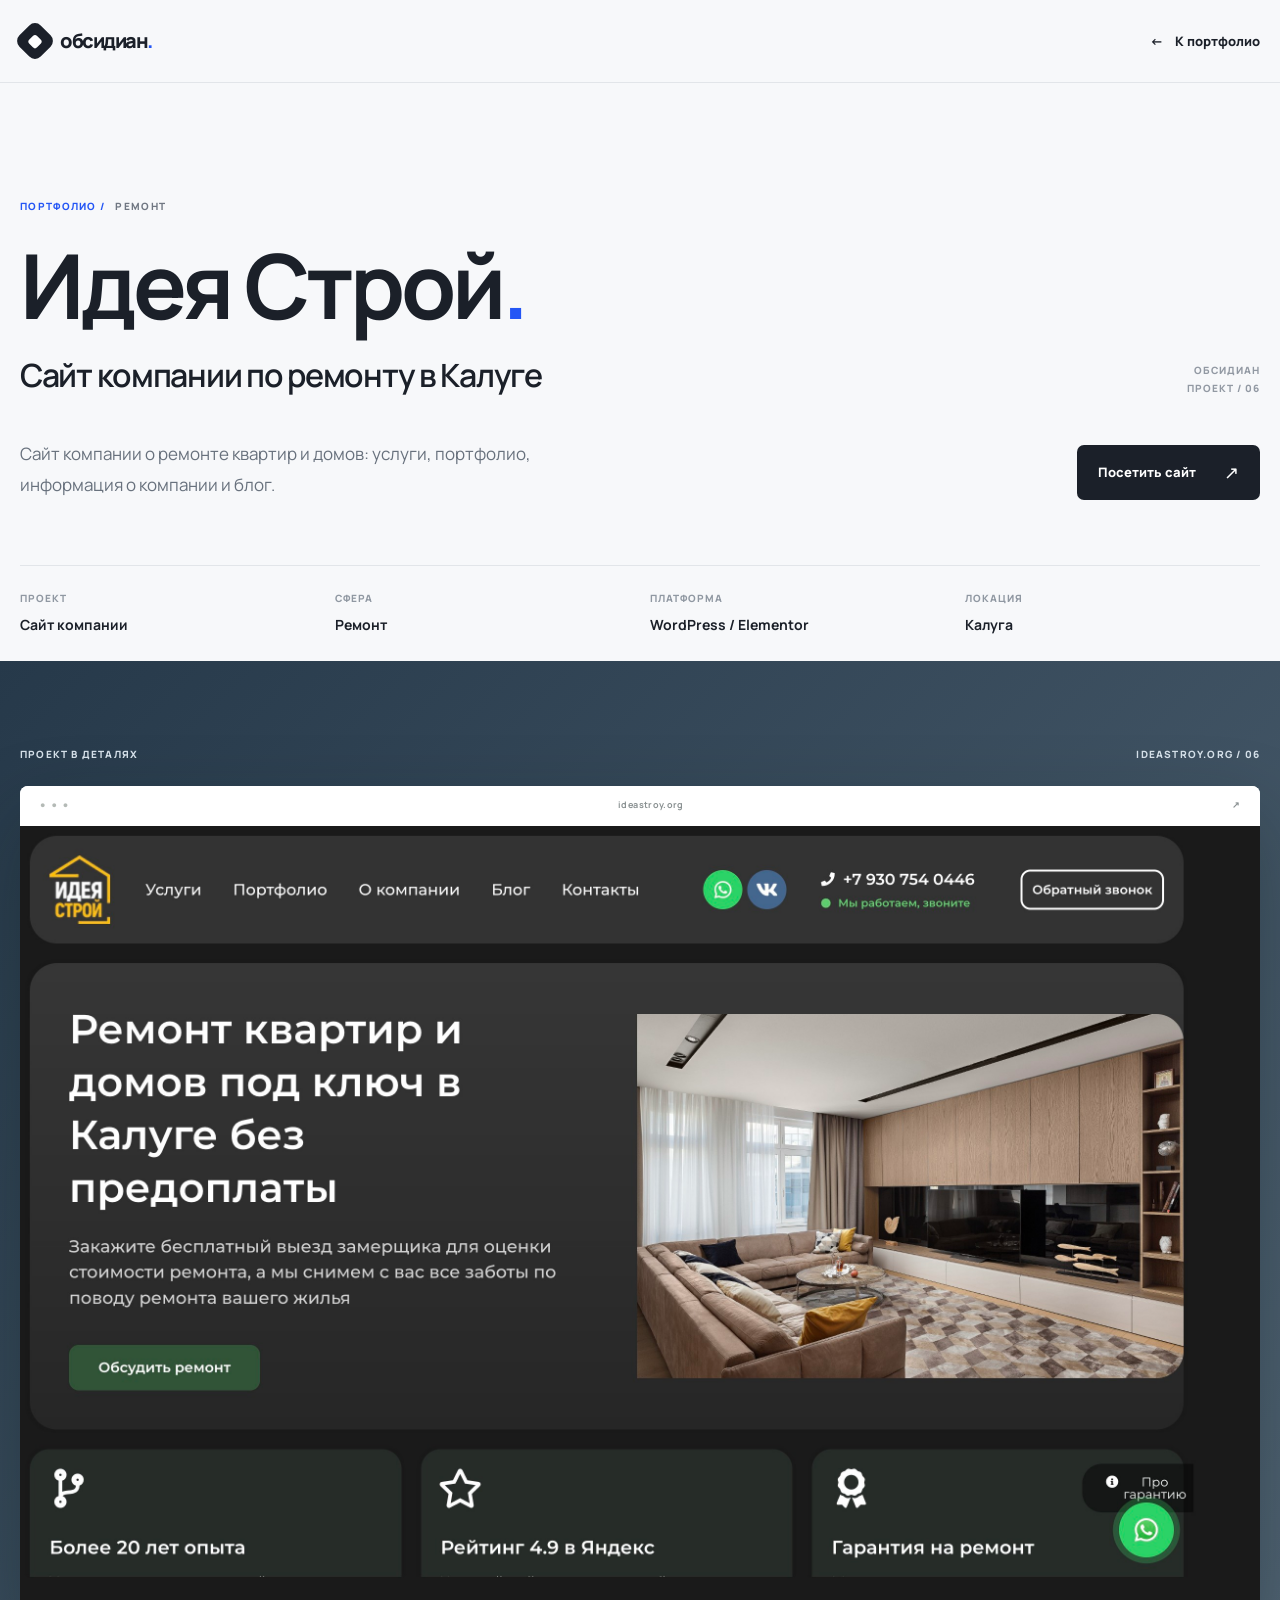
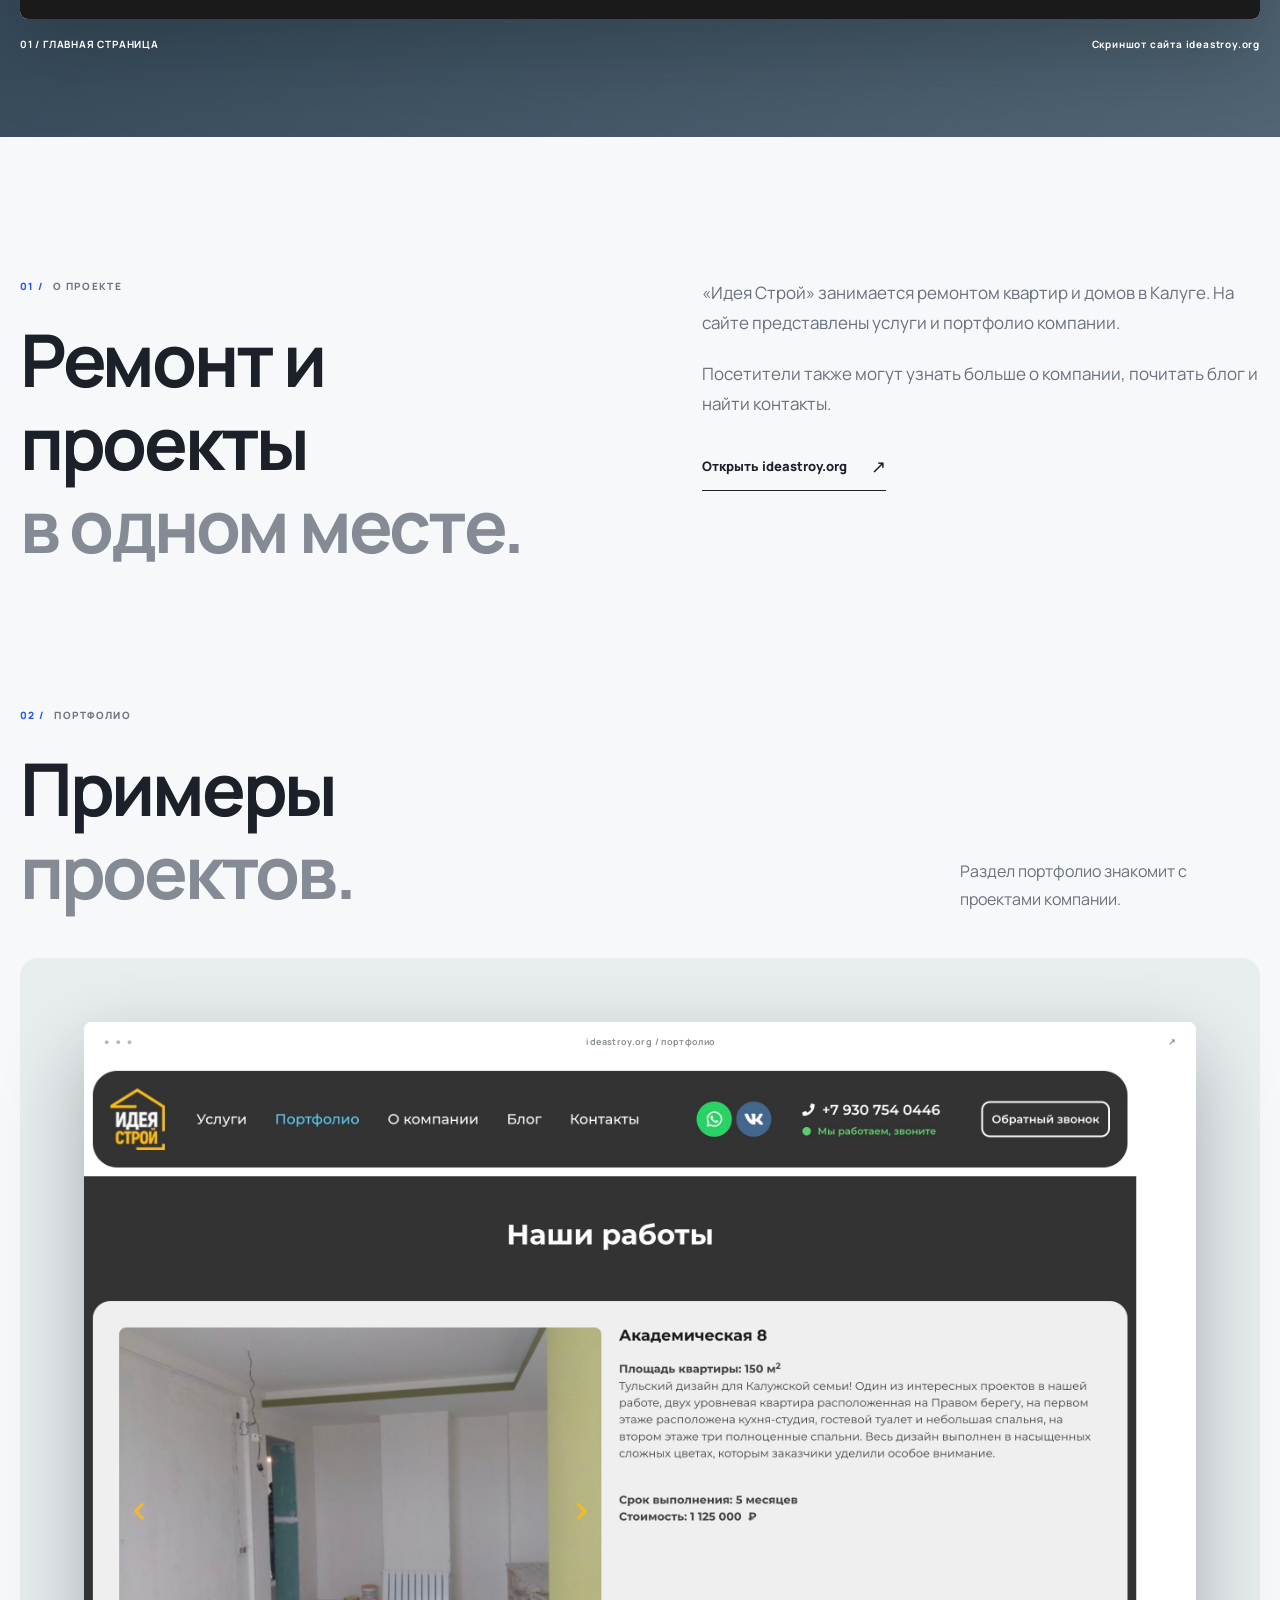
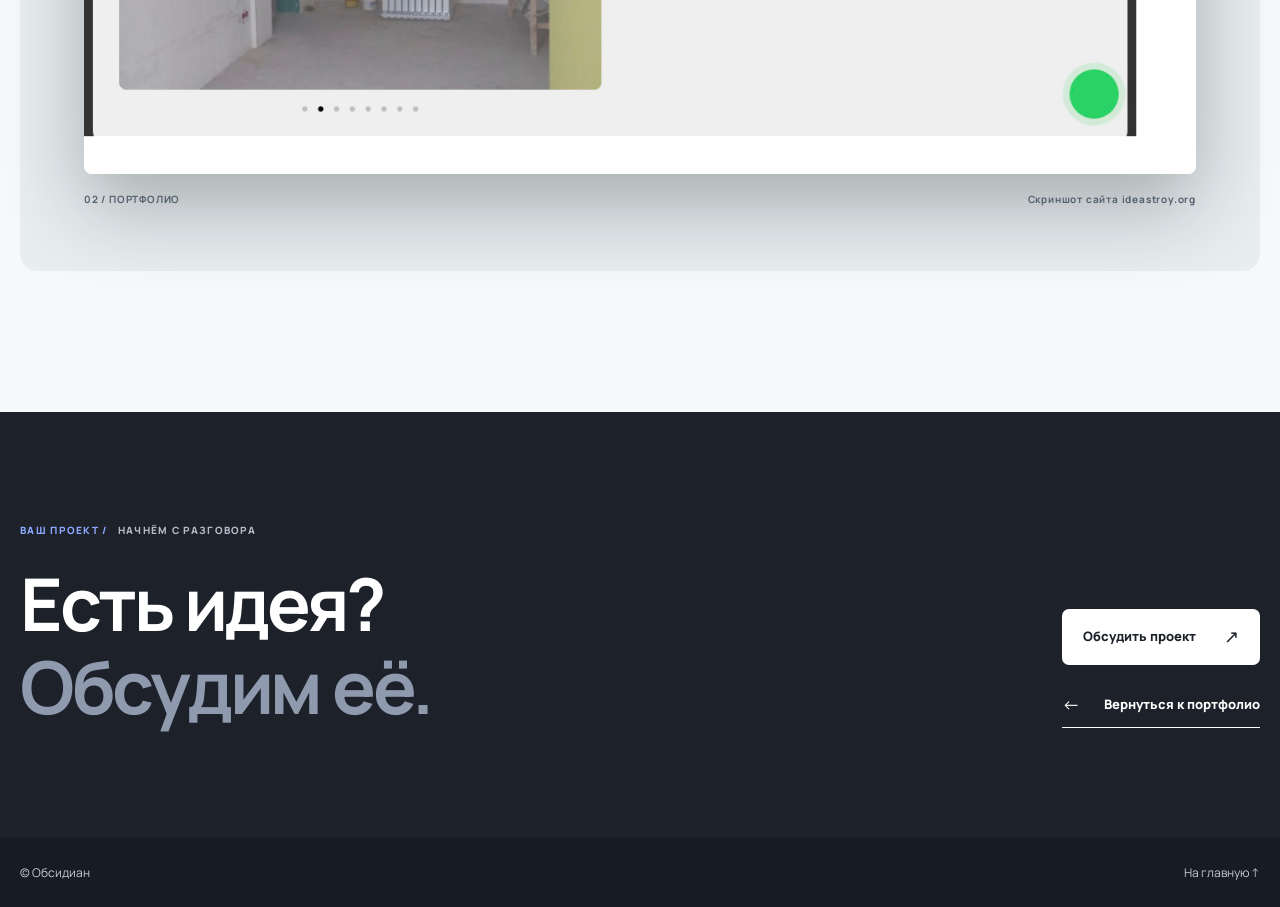
<file: cases/ideastroy.html>
<!DOCTYPE html>
<html lang="ru">
<head>
  <meta charset="utf-8"><meta name="viewport" content="width=device-width, initial-scale=1"><meta name="theme-color" content="#f6f7f9">
  <title>Идея Строй — сайт компании по ремонту | Обсидиан</title>
  <meta name="description" content="Кейс «Идея Строй»: сайт компании по ремонту квартир и домов в Калуге с услугами и портфолио.">
  <link rel="canonical" href="https://example.com/cases/ideastroy.html">
  <meta property="og:type" content="article"><meta property="og:locale" content="ru_RU"><meta property="og:site_name" content="Обсидиан"><meta property="og:title" content="Идея Строй — сайт компании по ремонту | Обсидиан"><meta property="og:description" content="Сайт компании по ремонту в Калуге: услуги, портфолио и блог."><meta property="og:url" content="https://example.com/cases/ideastroy.html">
  <link rel="icon" href="../favicon.svg" type="image/svg+xml"><link rel="stylesheet" href="../css/variables.css"><link rel="stylesheet" href="../css/base.css"><link rel="stylesheet" href="../css/layout.css"><link rel="stylesheet" href="../css/components.css"><link rel="stylesheet" href="../css/case.css">
  <script defer src="../js/forms.js"></script><script defer src="../js/project-popup.js"></script>
</head>
<body class="case-page case-page--compact">
  <a class="skip-link" href="#main">Перейти к содержимому</a>
  <header class="case-header"><div class="container case-header__inner"><a class="brand" href="../index.html" aria-label="Обсидиан — на главную"><span class="brand-mark" aria-hidden="true"><span></span></span><span>обсидиан<span class="brand-dot">.</span></span></a><a class="case-back" href="../index.html#portfolio"><span aria-hidden="true">←</span> К портфолио</a></div></header>
  <main id="main">
    <section class="case-hero" aria-labelledby="case-title"><div class="container"><p class="eyebrow"><span class="section-index">ПОРТФОЛИО /</span> РЕМОНТ</p><div class="case-hero__heading"><div><h1 id="case-title">Идея Строй<span>.</span></h1><p class="case-hero__subtitle">Сайт компании по ремонту в Калуге</p></div><p class="case-hero__number" aria-hidden="true">ОБСИДИАН<br>ПРОЕКТ / 06</p></div><div class="case-hero__details"><p>Сайт компании о ремонте квартир и домов: услуги, портфолио, информация о компании и блог.</p><a class="button button--dark" href="https://ideastroy.org/" target="_blank" rel="noopener noreferrer">Посетить сайт <span aria-hidden="true">↗</span><span class="visually-hidden"> (откроется в новой вкладке)</span></a></div><dl class="case-facts"><div><dt>ПРОЕКТ</dt><dd>Сайт компании</dd></div><div><dt>СФЕРА</dt><dd>Ремонт</dd></div><div><dt>ПЛАТФОРМА</dt><dd>WordPress / Elementor</dd></div><div><dt>ЛОКАЦИЯ</dt><dd>Калуга</dd></div></dl></div></section>
    <section class="case-showcase" aria-labelledby="showcase-title"><div class="container"><div class="case-showcase__top"><p id="showcase-title">ПРОЕКТ В ДЕТАЛЯХ</p><p>IDEASTROY.ORG / 06</p></div><figure class="case-figure"><div class="browser-frame browser-frame--case"><div class="browser-frame__bar" aria-hidden="true"><span class="browser-frame__dots">● ● ●</span><span>ideastroy.org</span><span>↗</span></div><img src="../assets/images/ideastroy-home.jpg" width="2532" height="1620" loading="lazy" decoding="async" alt="Главная страница сайта компании «Идея Строй»"></div><figcaption><span>01 / ГЛАВНАЯ СТРАНИЦА</span><span>Скриншот сайта ideastroy.org</span></figcaption></figure></div></section>
    <section class="case-story" aria-labelledby="story-title"><div class="container case-story__grid"><div><p class="eyebrow"><span class="section-index">01 /</span> О ПРОЕКТЕ</p><h2 id="story-title">Ремонт и проекты<br><span class="muted">в одном месте.</span></h2></div><div class="case-story__copy"><p>«Идея Строй» занимается ремонтом квартир и домов в Калуге. На сайте представлены услуги и портфолио компании.</p><p>Посетители также могут узнать больше о компании, почитать блог и найти контакты.</p><a class="text-link" href="https://ideastroy.org/" target="_blank" rel="noopener noreferrer">Открыть ideastroy.org <span aria-hidden="true">↗</span><span class="visually-hidden"> (откроется в новой вкладке)</span></a></div></div></section>
    <section class="case-rooms" aria-labelledby="inner-title"><div class="container"><div class="case-rooms__heading"><div><p class="eyebrow"><span class="section-index">02 /</span> ПОРТФОЛИО</p><h2 id="inner-title">Примеры<br><span class="muted">проектов.</span></h2></div><p>Раздел портфолио знакомит с проектами компании.</p></div><figure class="case-figure"><div class="browser-frame browser-frame--case"><div class="browser-frame__bar" aria-hidden="true"><span class="browser-frame__dots">● ● ●</span><span>ideastroy.org / портфолио</span><span>↗</span></div><img src="../assets/images/ideastroy-inner.jpg" width="2532" height="1620" loading="lazy" decoding="async" alt="Страница портфолио на сайте «Идея Строй»"></div><figcaption><span>02 / ПОРТФОЛИО</span><span>Скриншот сайта ideastroy.org</span></figcaption></figure></div></section>
    <section class="case-end"><div class="container case-end__inner"><div><p class="eyebrow eyebrow--light"><span class="section-index">ВАШ ПРОЕКТ /</span> НАЧНЁМ С РАЗГОВОРА</p><h2>Есть идея?<br><span>Обсудим её.</span></h2></div><div class="case-end__links"><a class="button button--white" href="../index.html#contact">Обсудить проект <span aria-hidden="true">↗</span></a><a class="text-link text-link--light" href="../index.html#portfolio"><span aria-hidden="true">←</span> Вернуться к портфолио</a></div></div></section>
  </main><footer class="case-footer"><div class="container case-footer__inner"><span>© Обсидиан</span><a href="../index.html">На главную ↑</a></div></footer>
</body></html>
</file>
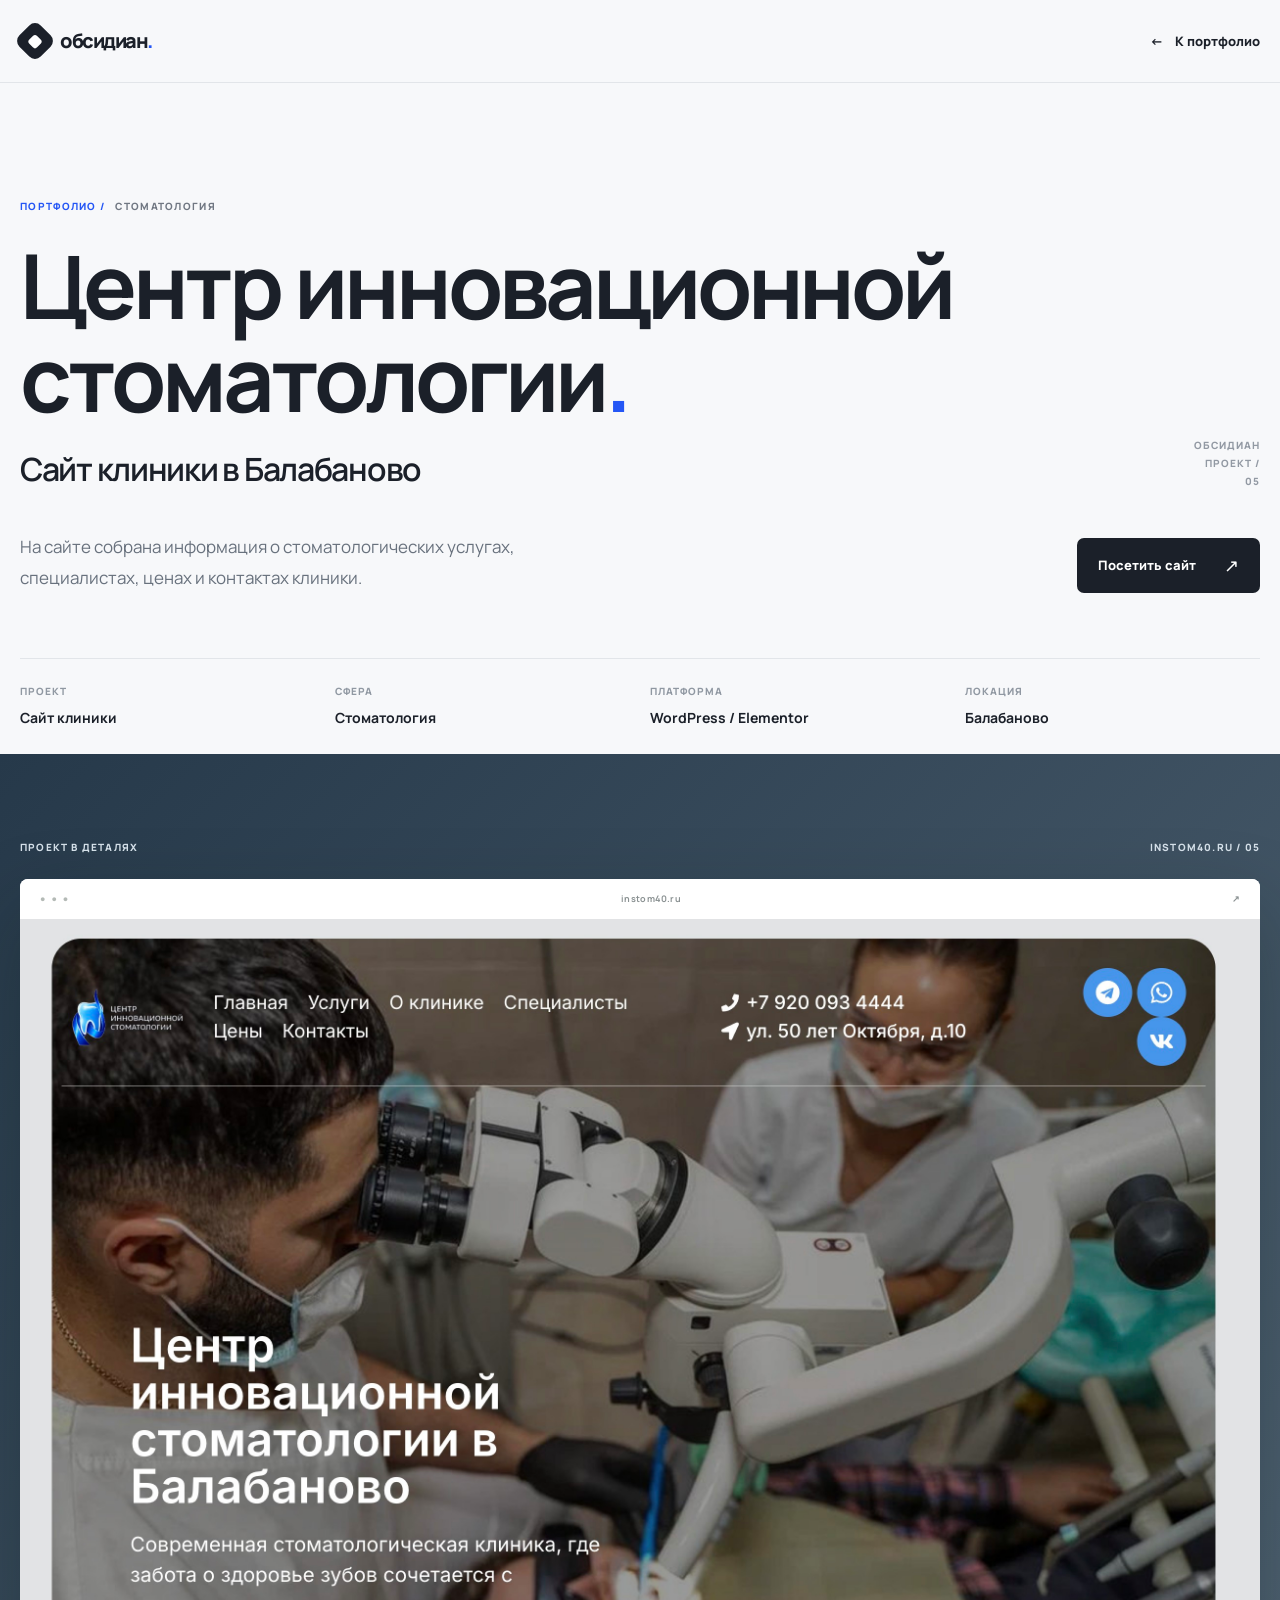
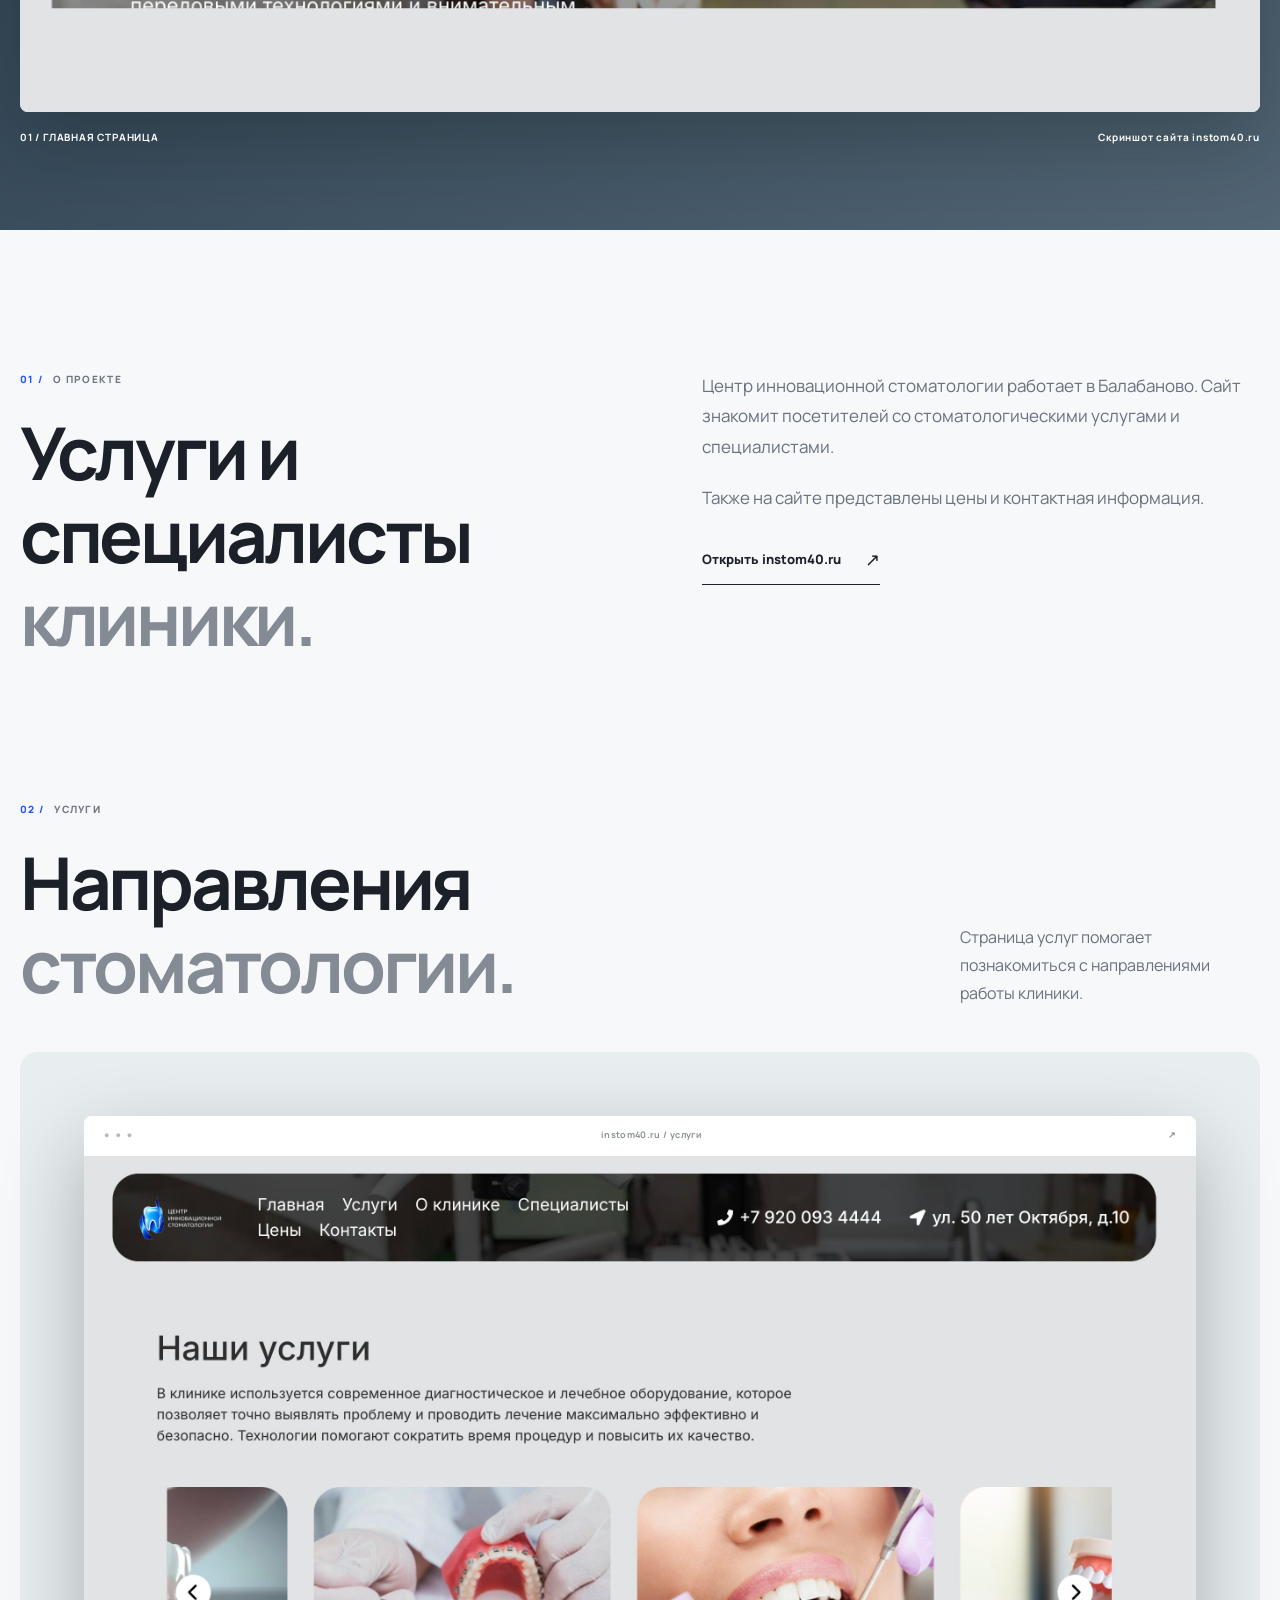
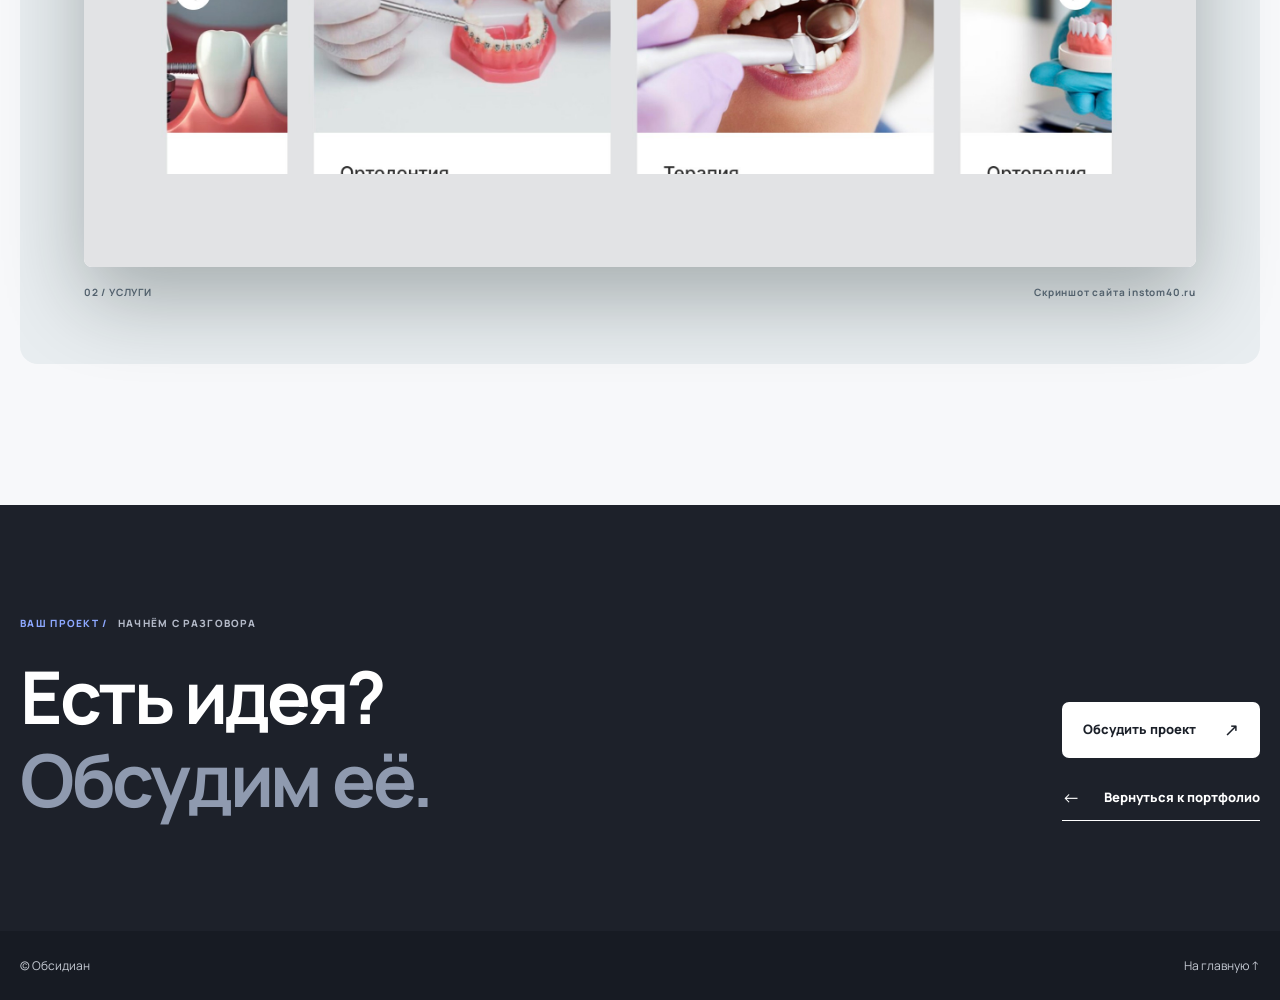
<file: cases/instom.html>
<!DOCTYPE html>
<html lang="ru">
<head>
  <meta charset="utf-8"><meta name="viewport" content="width=device-width, initial-scale=1"><meta name="theme-color" content="#f6f7f9">
  <title>Центр инновационной стоматологии — сайт клиники | Обсидиан</title>
  <meta name="description" content="Кейс Центра инновационной стоматологии: сайт клиники в Балабаново с услугами, специалистами и ценами.">
  <link rel="canonical" href="https://example.com/cases/instom.html">
  <meta property="og:type" content="article"><meta property="og:locale" content="ru_RU"><meta property="og:site_name" content="Обсидиан"><meta property="og:title" content="Центр инновационной стоматологии — сайт клиники | Обсидиан"><meta property="og:description" content="Сайт стоматологии в Балабаново: услуги, специалисты, цены и контакты."><meta property="og:url" content="https://example.com/cases/instom.html">
  <link rel="icon" href="../favicon.svg" type="image/svg+xml"><link rel="stylesheet" href="../css/variables.css"><link rel="stylesheet" href="../css/base.css"><link rel="stylesheet" href="../css/layout.css"><link rel="stylesheet" href="../css/components.css"><link rel="stylesheet" href="../css/case.css">
  <script defer src="../js/forms.js"></script><script defer src="../js/project-popup.js"></script>
</head>
<body class="case-page case-page--compact">
  <a class="skip-link" href="#main">Перейти к содержимому</a>
  <header class="case-header"><div class="container case-header__inner"><a class="brand" href="../index.html" aria-label="Обсидиан — на главную"><span class="brand-mark" aria-hidden="true"><span></span></span><span>обсидиан<span class="brand-dot">.</span></span></a><a class="case-back" href="../index.html#portfolio"><span aria-hidden="true">←</span> К портфолио</a></div></header>
  <main id="main">
    <section class="case-hero" aria-labelledby="case-title"><div class="container"><p class="eyebrow"><span class="section-index">ПОРТФОЛИО /</span> СТОМАТОЛОГИЯ</p><div class="case-hero__heading"><div><h1 id="case-title">Центр инновационной стоматологии<span>.</span></h1><p class="case-hero__subtitle">Сайт клиники в Балабаново</p></div><p class="case-hero__number" aria-hidden="true">ОБСИДИАН<br>ПРОЕКТ / 05</p></div><div class="case-hero__details"><p>На сайте собрана информация о стоматологических услугах, специалистах, ценах и контактах клиники.</p><a class="button button--dark" href="https://instom40.ru/" target="_blank" rel="noopener noreferrer">Посетить сайт <span aria-hidden="true">↗</span><span class="visually-hidden"> (откроется в новой вкладке)</span></a></div><dl class="case-facts"><div><dt>ПРОЕКТ</dt><dd>Сайт клиники</dd></div><div><dt>СФЕРА</dt><dd>Стоматология</dd></div><div><dt>ПЛАТФОРМА</dt><dd>WordPress / Elementor</dd></div><div><dt>ЛОКАЦИЯ</dt><dd>Балабаново</dd></div></dl></div></section>
    <section class="case-showcase" aria-labelledby="showcase-title"><div class="container"><div class="case-showcase__top"><p id="showcase-title">ПРОЕКТ В ДЕТАЛЯХ</p><p>INSTOM40.RU / 05</p></div><figure class="case-figure"><div class="browser-frame browser-frame--case"><div class="browser-frame__bar" aria-hidden="true"><span class="browser-frame__dots">● ● ●</span><span>instom40.ru</span><span>↗</span></div><img src="../assets/images/instom-home.jpg" width="2532" height="1620" loading="lazy" decoding="async" alt="Главная страница Центра инновационной стоматологии"></div><figcaption><span>01 / ГЛАВНАЯ СТРАНИЦА</span><span>Скриншот сайта instom40.ru</span></figcaption></figure></div></section>
    <section class="case-story" aria-labelledby="story-title"><div class="container case-story__grid"><div><p class="eyebrow"><span class="section-index">01 /</span> О ПРОЕКТЕ</p><h2 id="story-title">Услуги и специалисты<br><span class="muted">клиники.</span></h2></div><div class="case-story__copy"><p>Центр инновационной стоматологии работает в Балабаново. Сайт знакомит посетителей со стоматологическими услугами и специалистами.</p><p>Также на сайте представлены цены и контактная информация.</p><a class="text-link" href="https://instom40.ru/" target="_blank" rel="noopener noreferrer">Открыть instom40.ru <span aria-hidden="true">↗</span><span class="visually-hidden"> (откроется в новой вкладке)</span></a></div></div></section>
    <section class="case-rooms" aria-labelledby="inner-title"><div class="container"><div class="case-rooms__heading"><div><p class="eyebrow"><span class="section-index">02 /</span> УСЛУГИ</p><h2 id="inner-title">Направления<br><span class="muted">стоматологии.</span></h2></div><p>Страница услуг помогает познакомиться с направлениями работы клиники.</p></div><figure class="case-figure"><div class="browser-frame browser-frame--case"><div class="browser-frame__bar" aria-hidden="true"><span class="browser-frame__dots">● ● ●</span><span>instom40.ru / услуги</span><span>↗</span></div><img src="../assets/images/instom-inner.jpg" width="2532" height="1620" loading="lazy" decoding="async" alt="Страница услуг Центра инновационной стоматологии"></div><figcaption><span>02 / УСЛУГИ</span><span>Скриншот сайта instom40.ru</span></figcaption></figure></div></section>
    <section class="case-end"><div class="container case-end__inner"><div><p class="eyebrow eyebrow--light"><span class="section-index">ВАШ ПРОЕКТ /</span> НАЧНЁМ С РАЗГОВОРА</p><h2>Есть идея?<br><span>Обсудим её.</span></h2></div><div class="case-end__links"><a class="button button--white" href="../index.html#contact">Обсудить проект <span aria-hidden="true">↗</span></a><a class="text-link text-link--light" href="../index.html#portfolio"><span aria-hidden="true">←</span> Вернуться к портфолио</a></div></div></section>
  </main><footer class="case-footer"><div class="container case-footer__inner"><span>© Обсидиан</span><a href="../index.html">На главную ↑</a></div></footer>
</body></html>
</file>
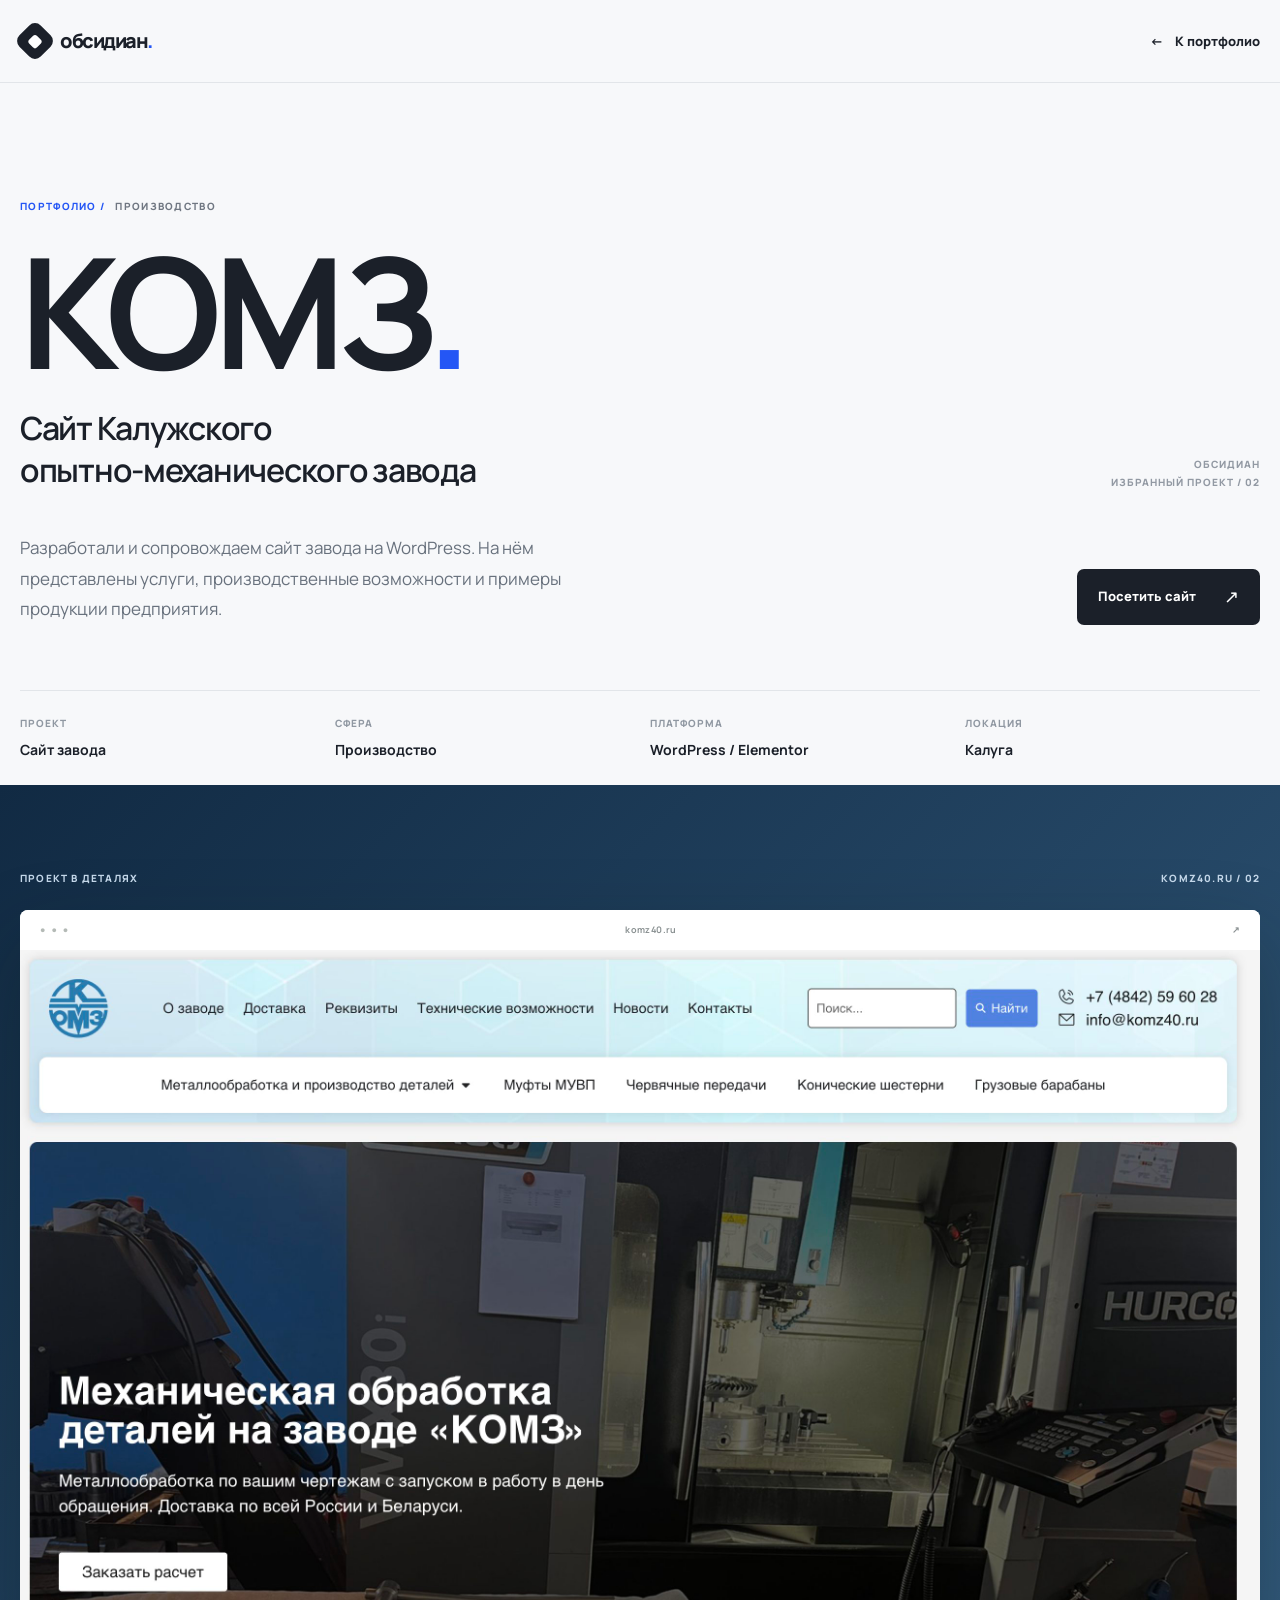
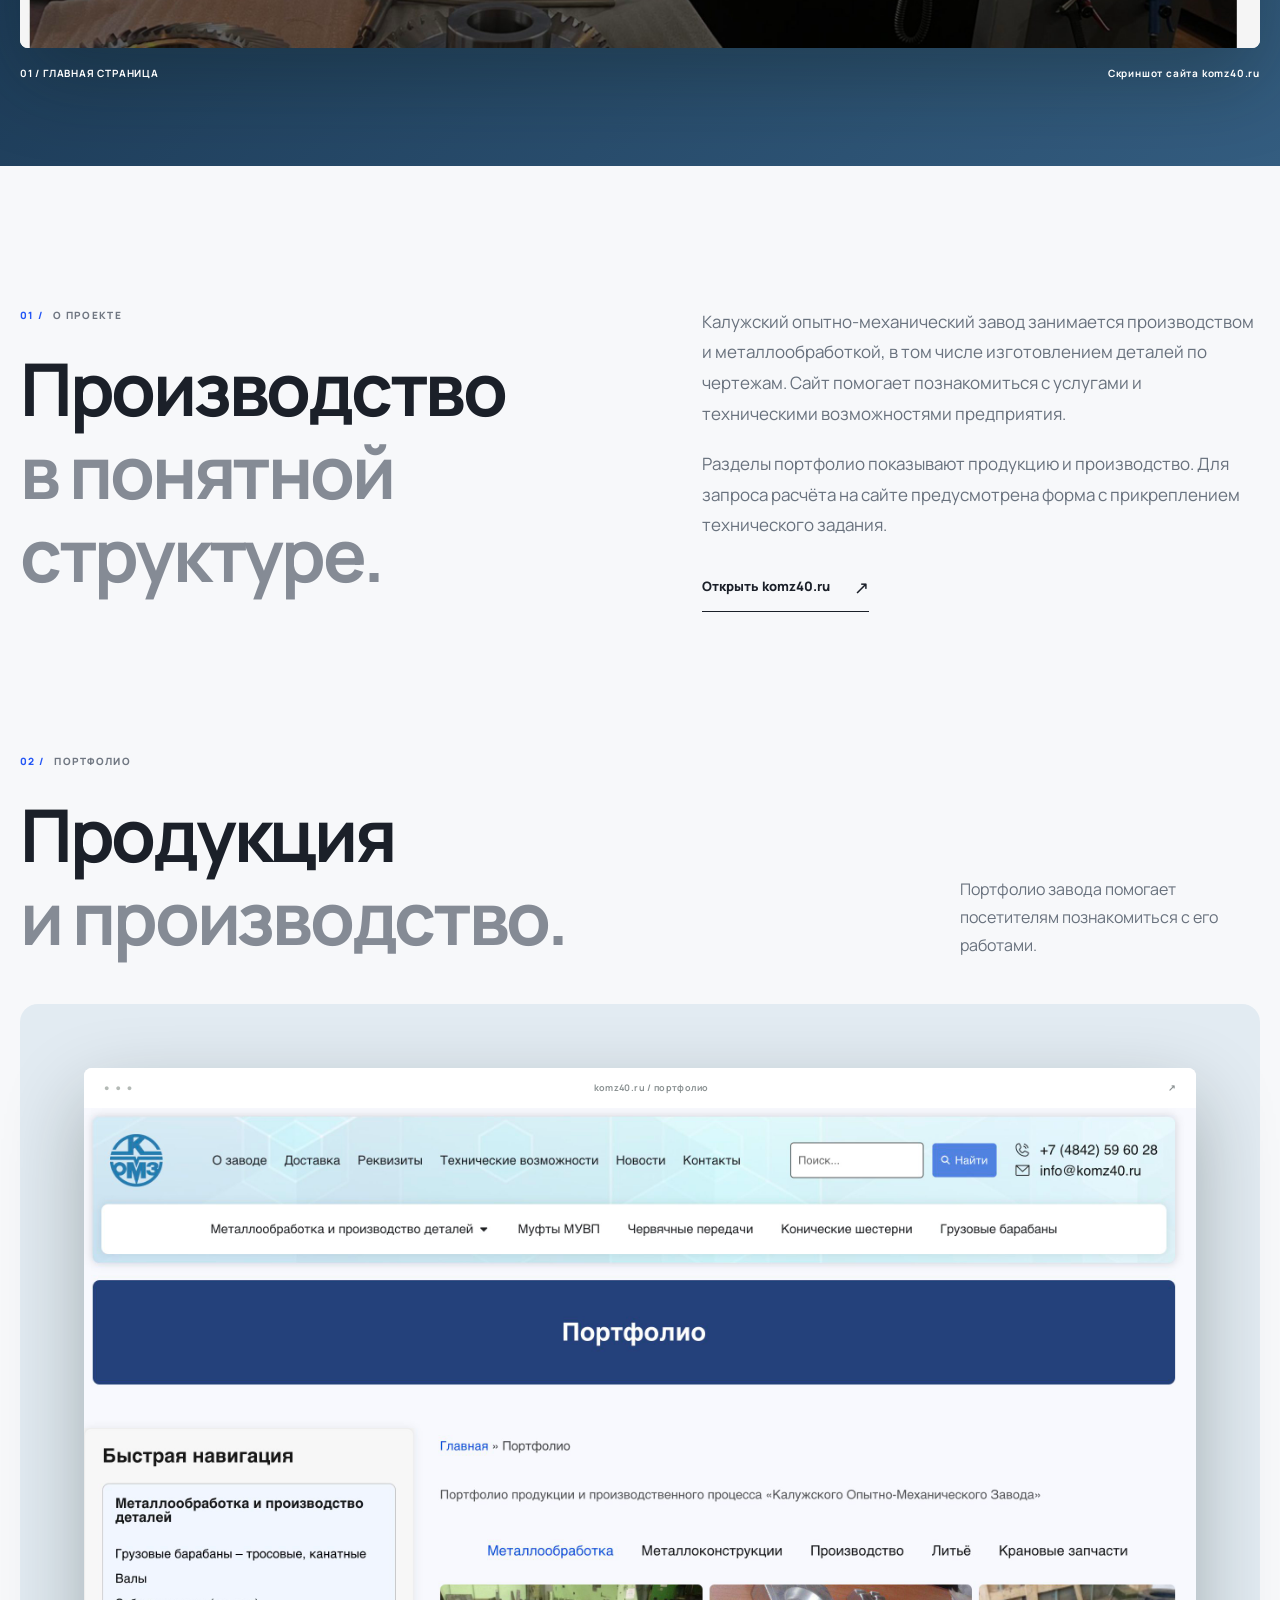
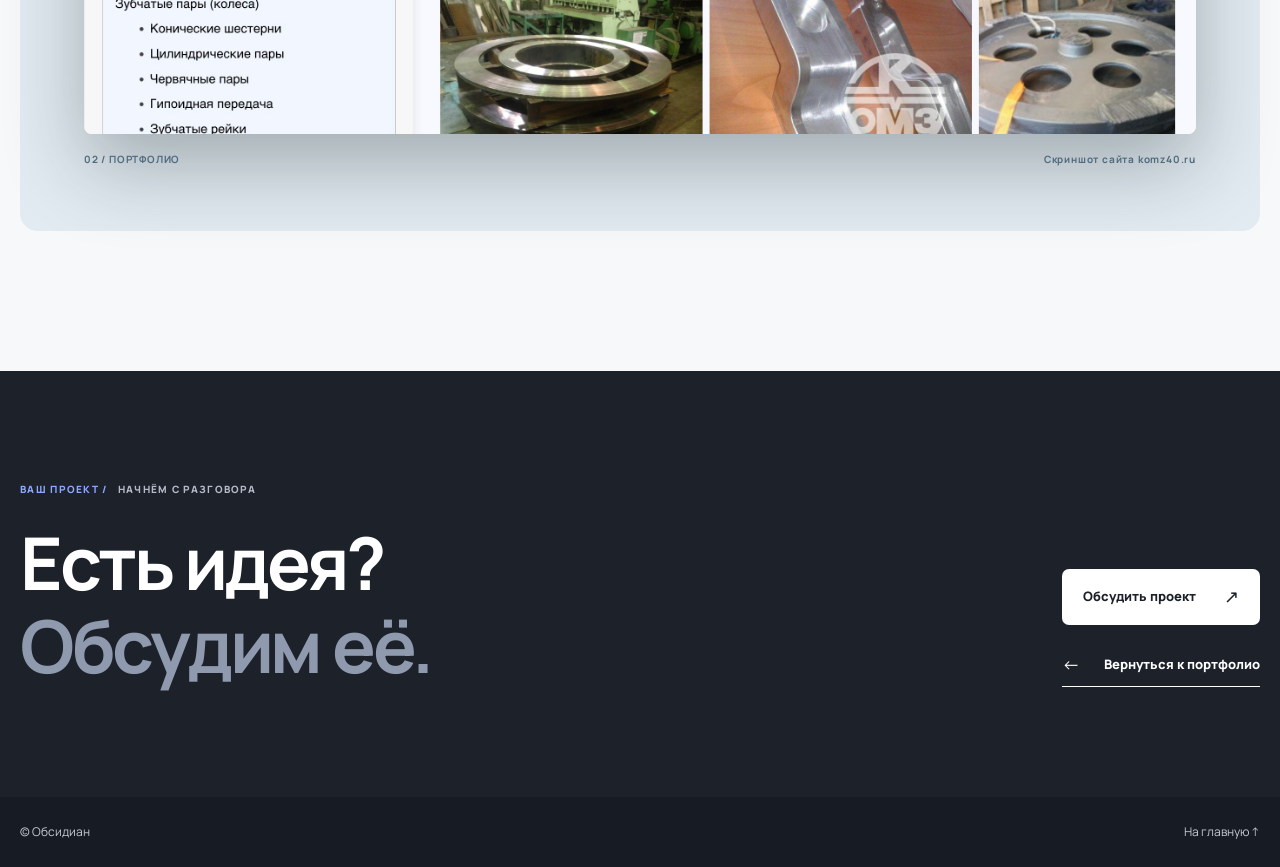
<file: cases/komz40.html>
<!doctype html>
<html lang="ru">
<head>
  <meta charset="utf-8">
  <meta name="viewport" content="width=device-width, initial-scale=1">
  <meta name="theme-color" content="#f6f7f9">
  <meta name="description" content="Кейс Обсидиан: сайт Калужского опытно-механического завода на WordPress и Elementor. Услуги, портфолио и запрос расчёта.">
  <title>КОМЗ — сайт механического завода | Обсидиан</title>
  <link rel="canonical" href="https://example.com/cases/komz40.html">
  <meta property="og:type" content="article">
  <meta property="og:locale" content="ru_RU">
  <meta property="og:site_name" content="Обсидиан">
  <meta property="og:title" content="КОМЗ — сайт механического завода | Обсидиан">
  <meta property="og:description" content="Сайт Калужского опытно-механического завода: услуги, производство и портфолио продукции.">
  <meta property="og:url" content="https://example.com/cases/komz40.html">
  <link rel="icon" href="../favicon.svg" type="image/svg+xml">
  <link rel="stylesheet" href="../css/variables.css">
  <link rel="stylesheet" href="../css/base.css">
  <link rel="stylesheet" href="../css/layout.css">
  <link rel="stylesheet" href="../css/components.css">
  <link rel="stylesheet" href="../css/case.css">
  <script defer src="../js/forms.js"></script><script defer src="../js/project-popup.js"></script>
</head>
<body class="case-page case-page--industrial">
  <a class="skip-link" href="#main">Перейти к содержимому</a>
  <header class="case-header">
    <div class="container case-header__inner">
      <a class="brand" href="../index.html" aria-label="Обсидиан — на главную"><span class="brand-mark" aria-hidden="true"><span></span></span><span>обсидиан<span class="brand-dot">.</span></span></a>
      <a class="case-back" href="../index.html#portfolio"><span aria-hidden="true">←</span> К портфолио</a>
    </div>
  </header>

  <main id="main">
    <section class="case-hero" aria-labelledby="case-title">
      <div class="container">
        <p class="eyebrow"><span class="section-index">ПОРТФОЛИО /</span> ПРОИЗВОДСТВО</p>
        <div class="case-hero__heading"><div><h1 id="case-title">КОМЗ<span>.</span></h1><p class="case-hero__subtitle">Сайт Калужского<br>опытно-механического завода</p></div><p class="case-hero__number" aria-hidden="true">ОБСИДИАН<br>ИЗБРАННЫЙ ПРОЕКТ / 02</p></div>
        <div class="case-hero__details"><p>Разработали и сопровождаем сайт завода на WordPress. На нём представлены услуги, производственные возможности и примеры продукции предприятия.</p><a class="button button--dark" href="https://komz40.ru/" target="_blank" rel="noopener noreferrer">Посетить сайт <span aria-hidden="true">↗</span><span class="visually-hidden"> (откроется в новой вкладке)</span></a></div>
        <dl class="case-facts"><div><dt>ПРОЕКТ</dt><dd>Сайт завода</dd></div><div><dt>СФЕРА</dt><dd>Производство</dd></div><div><dt>ПЛАТФОРМА</dt><dd>WordPress / Elementor</dd></div><div><dt>ЛОКАЦИЯ</dt><dd>Калуга</dd></div></dl>
      </div>
    </section>

    <section class="case-showcase" aria-labelledby="showcase-title">
      <div class="container"><div class="case-showcase__top"><p id="showcase-title">ПРОЕКТ В ДЕТАЛЯХ</p><p>KOMZ40.RU / 02</p></div>
        <figure class="case-figure"><div class="browser-frame browser-frame--case"><div class="browser-frame__bar" aria-hidden="true"><span class="browser-frame__dots">● ● ●</span><span>komz40.ru</span><span>↗</span></div><img src="../assets/images/komz-home.jpg" width="2532" height="1620" loading="lazy" decoding="async" alt="Главная страница сайта Калужского опытно-механического завода"></div><figcaption><span>01 / ГЛАВНАЯ СТРАНИЦА</span><span>Скриншот сайта komz40.ru</span></figcaption></figure>
      </div>
    </section>

    <section class="case-story" aria-labelledby="story-title"><div class="container case-story__grid"><div><p class="eyebrow"><span class="section-index">01 /</span> О ПРОЕКТЕ</p><h2 id="story-title">Производство<br><span class="muted">в понятной структуре.</span></h2></div><div class="case-story__copy"><p>Калужский опытно-механический завод занимается производством и металлообработкой, в том числе изготовлением деталей по чертежам. Сайт помогает познакомиться с услугами и техническими возможностями предприятия.</p><p>Разделы портфолио показывают продукцию и производство. Для запроса расчёта на сайте предусмотрена форма с прикреплением технического задания.</p><a class="text-link" href="https://komz40.ru/" target="_blank" rel="noopener noreferrer">Открыть komz40.ru <span aria-hidden="true">↗</span><span class="visually-hidden"> (откроется в новой вкладке)</span></a></div></div></section>

    <section class="case-rooms" aria-labelledby="portfolio-title"><div class="container"><div class="case-rooms__heading"><div><p class="eyebrow"><span class="section-index">02 /</span> ПОРТФОЛИО</p><h2 id="portfolio-title">Продукция<br><span class="muted">и производство.</span></h2></div><p>Портфолио завода помогает посетителям познакомиться с его работами.</p></div><figure class="case-figure"><div class="browser-frame browser-frame--case"><div class="browser-frame__bar" aria-hidden="true"><span class="browser-frame__dots">● ● ●</span><span>komz40.ru / портфолио</span><span>↗</span></div><img src="../assets/images/komz-portfolio.jpg" width="2532" height="1620" loading="lazy" decoding="async" alt="Раздел портфолио на сайте Калужского опытно-механического завода"></div><figcaption><span>02 / ПОРТФОЛИО</span><span>Скриншот сайта komz40.ru</span></figcaption></figure></div></section>

    <section class="case-end"><div class="container case-end__inner"><div><p class="eyebrow eyebrow--light"><span class="section-index">ВАШ ПРОЕКТ /</span> НАЧНЁМ С РАЗГОВОРА</p><h2>Есть идея?<br><span>Обсудим её.</span></h2></div><div class="case-end__links"><a class="button button--white" href="../index.html#contact">Обсудить проект <span aria-hidden="true">↗</span></a><a class="text-link text-link--light" href="../index.html#portfolio"><span aria-hidden="true">←</span> Вернуться к портфолио</a></div></div></section>
  </main>
  <footer class="case-footer"><div class="container case-footer__inner"><span>© Обсидиан</span><a href="../index.html">На главную ↑</a></div></footer>
</body>
</html>
</file>
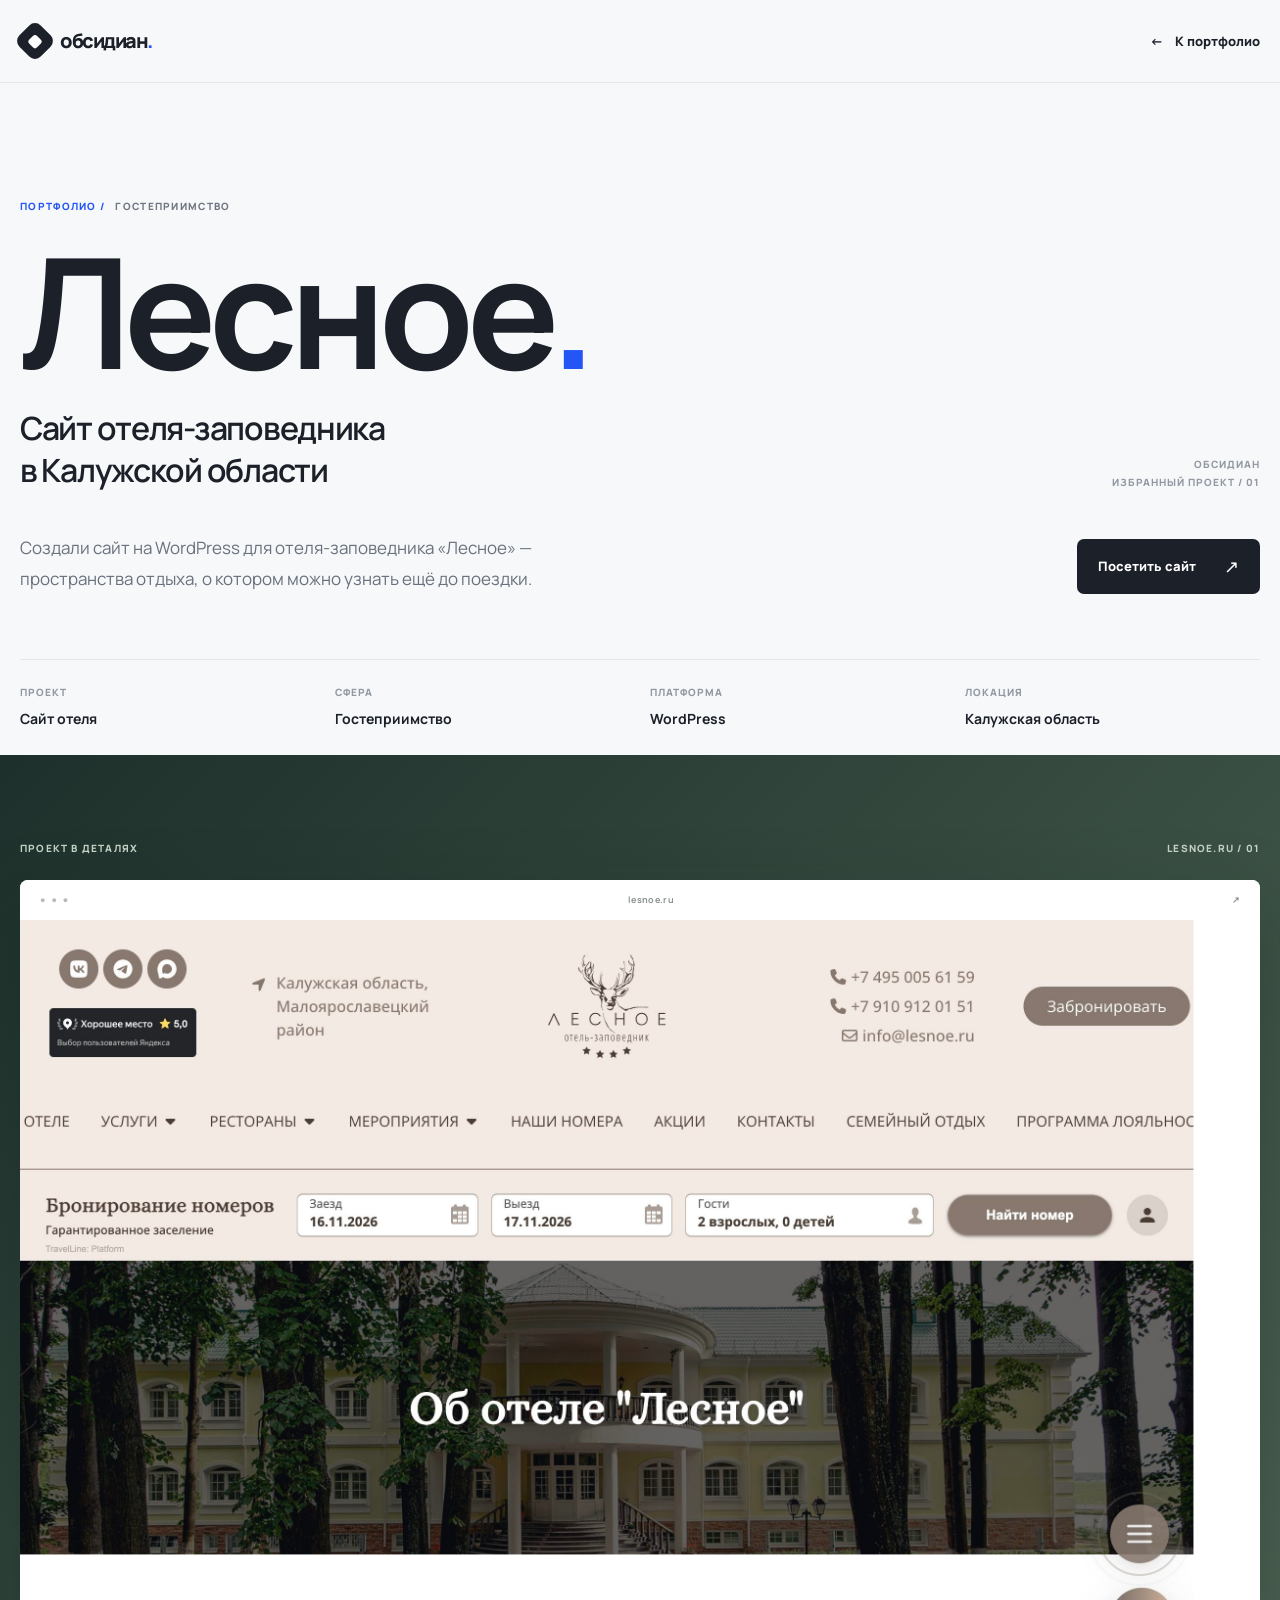
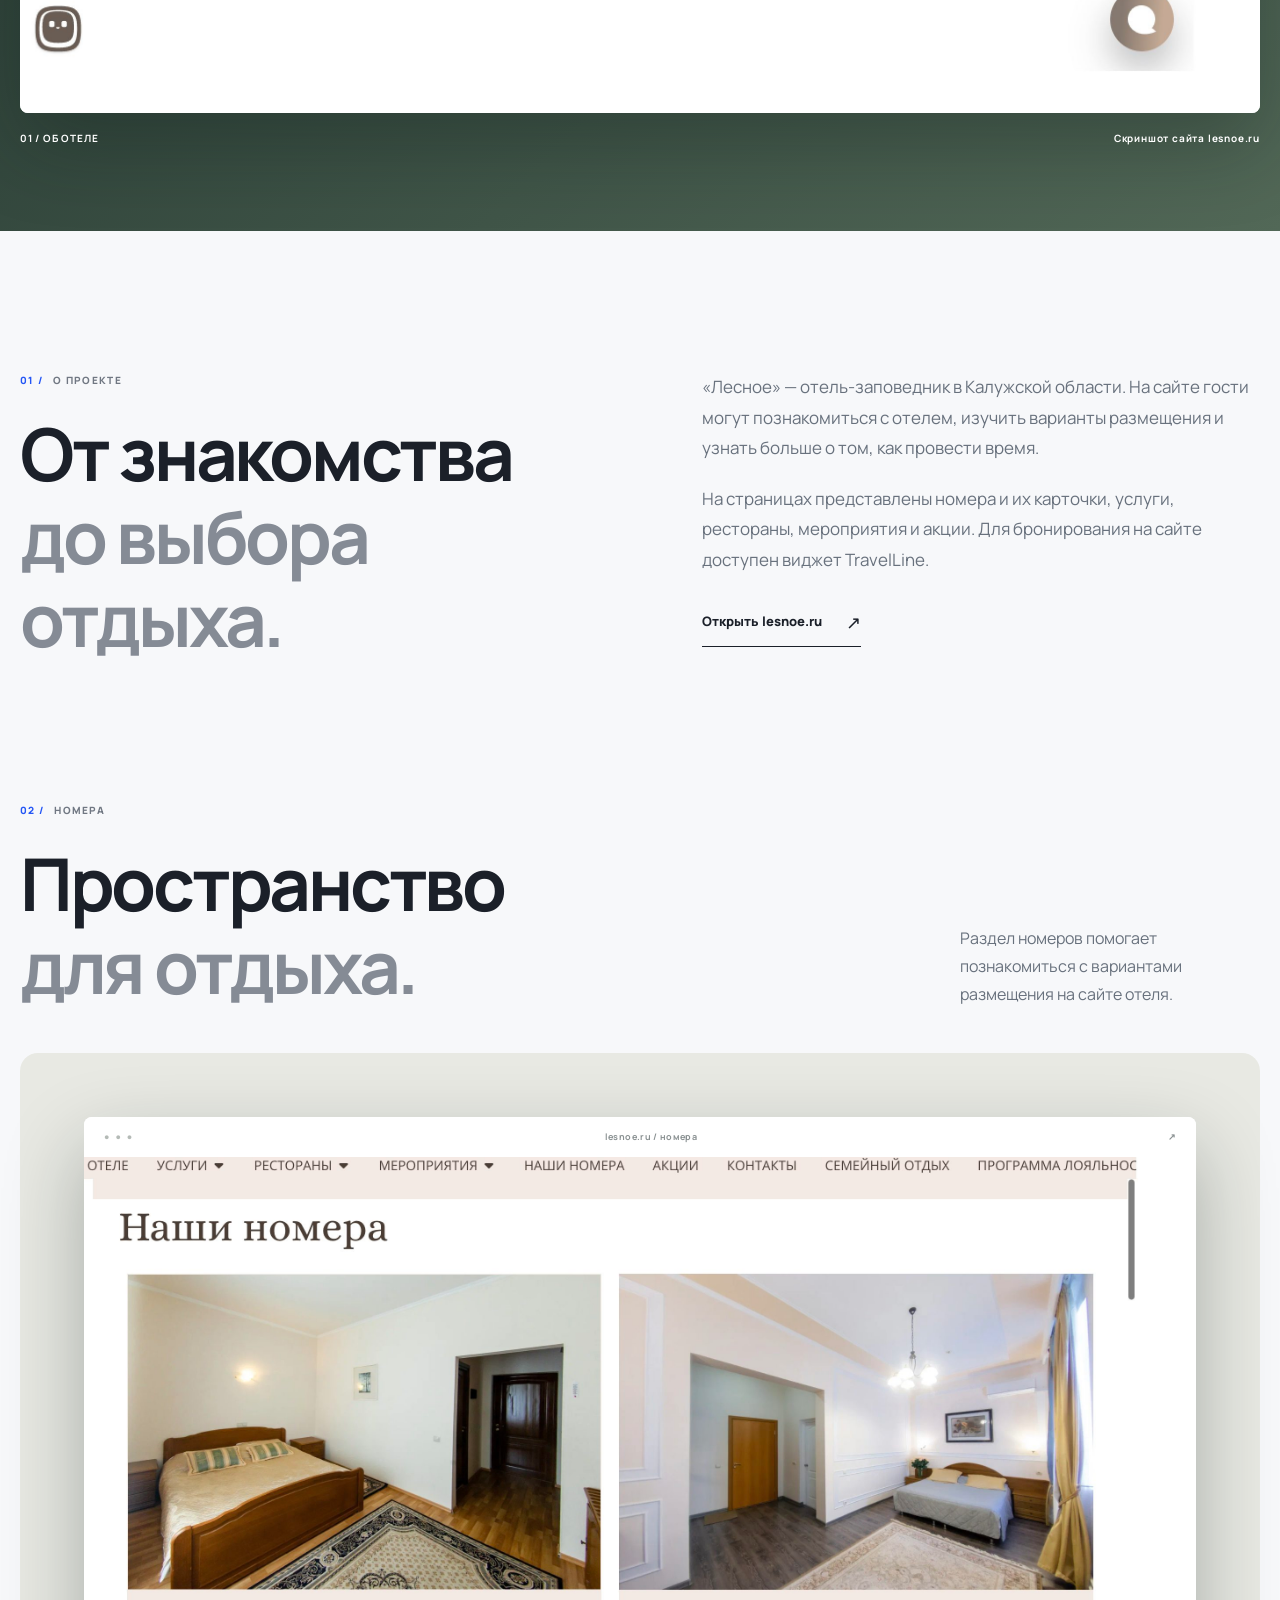
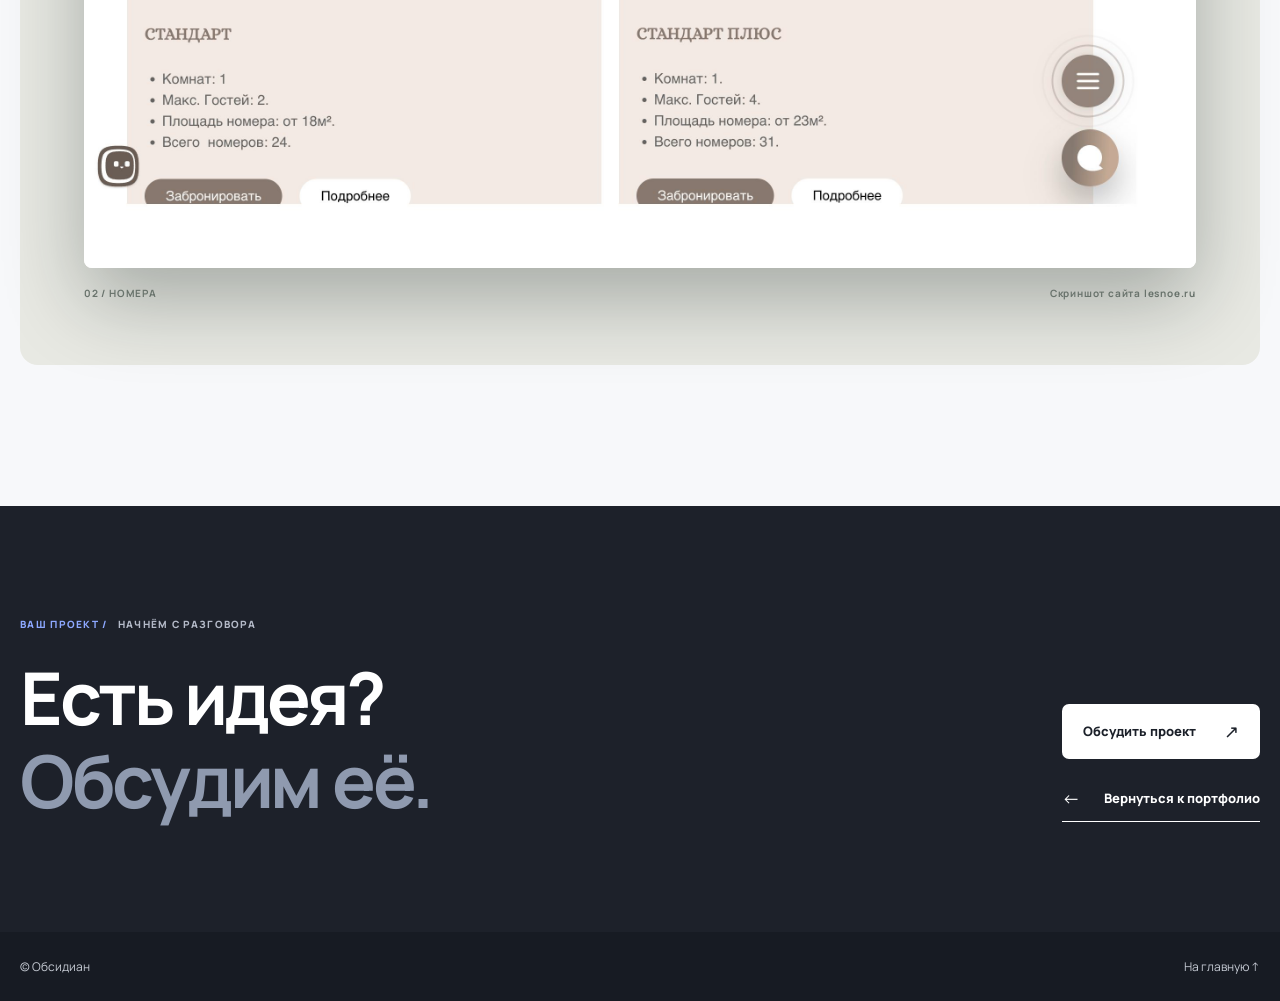
<file: cases/lesnoe.html>
<!doctype html>
<html lang="ru">
<head>
  <meta charset="utf-8">
  <meta name="viewport" content="width=device-width, initial-scale=1">
  <meta name="theme-color" content="#f6f7f9">
  <meta name="description" content="Кейс Обсидиан: сайт отеля-заповедника «Лесное» на WordPress. Номера, услуги и бронирование на сайте отеля.">
  <title>Лесное — сайт отеля на WordPress | Обсидиан</title>
  <link rel="canonical" href="https://example.com/cases/lesnoe.html">
  <meta property="og:type" content="article">
  <meta property="og:locale" content="ru_RU">
  <meta property="og:site_name" content="Обсидиан">
  <meta property="og:title" content="Лесное — сайт отеля на WordPress | Обсидиан">
  <meta property="og:description" content="Сайт отеля-заповедника «Лесное» в Калужской области.">
  <meta property="og:url" content="https://example.com/cases/lesnoe.html">
  <link rel="icon" href="../favicon.svg" type="image/svg+xml">
  <link rel="stylesheet" href="../css/variables.css">
  <link rel="stylesheet" href="../css/base.css">
  <link rel="stylesheet" href="../css/layout.css">
  <link rel="stylesheet" href="../css/components.css">
  <link rel="stylesheet" href="../css/case.css">
  <script defer src="../js/forms.js"></script><script defer src="../js/project-popup.js"></script>
</head>
<body class="case-page">
  <a class="skip-link" href="#main">Перейти к содержимому</a>
  <header class="case-header">
    <div class="container case-header__inner">
      <a class="brand" href="../index.html" aria-label="Обсидиан — на главную"><span class="brand-mark" aria-hidden="true"><span></span></span><span>обсидиан<span class="brand-dot">.</span></span></a>
      <a class="case-back" href="../index.html#portfolio"><span aria-hidden="true">←</span> К портфолио</a>
    </div>
  </header>

  <main id="main">
    <section class="case-hero" aria-labelledby="case-title">
      <div class="container">
        <p class="eyebrow"><span class="section-index">ПОРТФОЛИО /</span> ГОСТЕПРИИМСТВО</p>
        <div class="case-hero__heading"><div><h1 id="case-title">Лесное<span>.</span></h1><p class="case-hero__subtitle">Сайт отеля-заповедника<br>в Калужской области</p></div><p class="case-hero__number" aria-hidden="true">ОБСИДИАН<br>ИЗБРАННЫЙ ПРОЕКТ / 01</p></div>
        <div class="case-hero__details"><p>Создали сайт на WordPress для отеля-заповедника «Лесное» — пространства отдыха, о котором можно узнать ещё до поездки.</p><a class="button button--dark" href="https://lesnoe.ru/" target="_blank" rel="noopener noreferrer">Посетить сайт <span aria-hidden="true">↗</span><span class="visually-hidden"> (откроется в новой вкладке)</span></a></div>
        <dl class="case-facts"><div><dt>ПРОЕКТ</dt><dd>Сайт отеля</dd></div><div><dt>СФЕРА</dt><dd>Гостеприимство</dd></div><div><dt>ПЛАТФОРМА</dt><dd>WordPress</dd></div><div><dt>ЛОКАЦИЯ</dt><dd>Калужская область</dd></div></dl>
      </div>
    </section>

    <section class="case-showcase" aria-labelledby="showcase-title">
      <div class="container"><div class="case-showcase__top"><p id="showcase-title">ПРОЕКТ В ДЕТАЛЯХ</p><p>LESNOE.RU / 01</p></div>
        <figure class="case-figure"><div class="browser-frame browser-frame--case"><div class="browser-frame__bar" aria-hidden="true"><span class="browser-frame__dots">● ● ●</span><span>lesnoe.ru</span><span>↗</span></div><img src="../assets/images/lesnoe-about.jpg" width="2532" height="1620" loading="lazy" decoding="async" alt="Страница об отеле «Лесное» с фотографией здания и панелью бронирования"></div><figcaption><span>01 / ОБ ОТЕЛЕ</span><span>Скриншот сайта lesnoe.ru</span></figcaption></figure>
      </div>
    </section>

    <section class="case-story" aria-labelledby="story-title"><div class="container case-story__grid"><div><p class="eyebrow"><span class="section-index">01 /</span> О ПРОЕКТЕ</p><h2 id="story-title">От знакомства<br><span class="muted">до выбора отдыха.</span></h2></div><div class="case-story__copy"><p>«Лесное» — отель-заповедник в Калужской области. На сайте гости могут познакомиться с отелем, изучить варианты размещения и узнать больше о том, как провести время.</p><p>На страницах представлены номера и их карточки, услуги, рестораны, мероприятия и акции. Для бронирования на сайте доступен виджет TravelLine.</p><a class="text-link" href="https://lesnoe.ru/" target="_blank" rel="noopener noreferrer">Открыть lesnoe.ru <span aria-hidden="true">↗</span><span class="visually-hidden"> (откроется в новой вкладке)</span></a></div></div></section>

    <section class="case-rooms" aria-labelledby="rooms-title"><div class="container"><div class="case-rooms__heading"><div><p class="eyebrow"><span class="section-index">02 /</span> НОМЕРА</p><h2 id="rooms-title">Пространство<br><span class="muted">для отдыха.</span></h2></div><p>Раздел номеров помогает познакомиться с вариантами размещения на сайте отеля.</p></div><figure class="case-figure"><div class="browser-frame browser-frame--case"><div class="browser-frame__bar" aria-hidden="true"><span class="browser-frame__dots">● ● ●</span><span>lesnoe.ru / номера</span><span>↗</span></div><img src="../assets/images/lesnoe-rooms.jpg" width="2532" height="1620" loading="lazy" decoding="async" alt="Страница сайта «Лесное» с вариантами номеров отеля"></div><figcaption><span>02 / НОМЕРА</span><span>Скриншот сайта lesnoe.ru</span></figcaption></figure></div></section>

    <section class="case-end"><div class="container case-end__inner"><div><p class="eyebrow eyebrow--light"><span class="section-index">ВАШ ПРОЕКТ /</span> НАЧНЁМ С РАЗГОВОРА</p><h2>Есть идея?<br><span>Обсудим её.</span></h2></div><div class="case-end__links"><a class="button button--white" href="../index.html#contact">Обсудить проект <span aria-hidden="true">↗</span></a><a class="text-link text-link--light" href="../index.html#portfolio"><span aria-hidden="true">←</span> Вернуться к портфолио</a></div></div></section>
  </main>
  <footer class="case-footer"><div class="container case-footer__inner"><span>© Обсидиан</span><a href="../index.html">На главную ↑</a></div></footer>
</body>
</html>
</file>
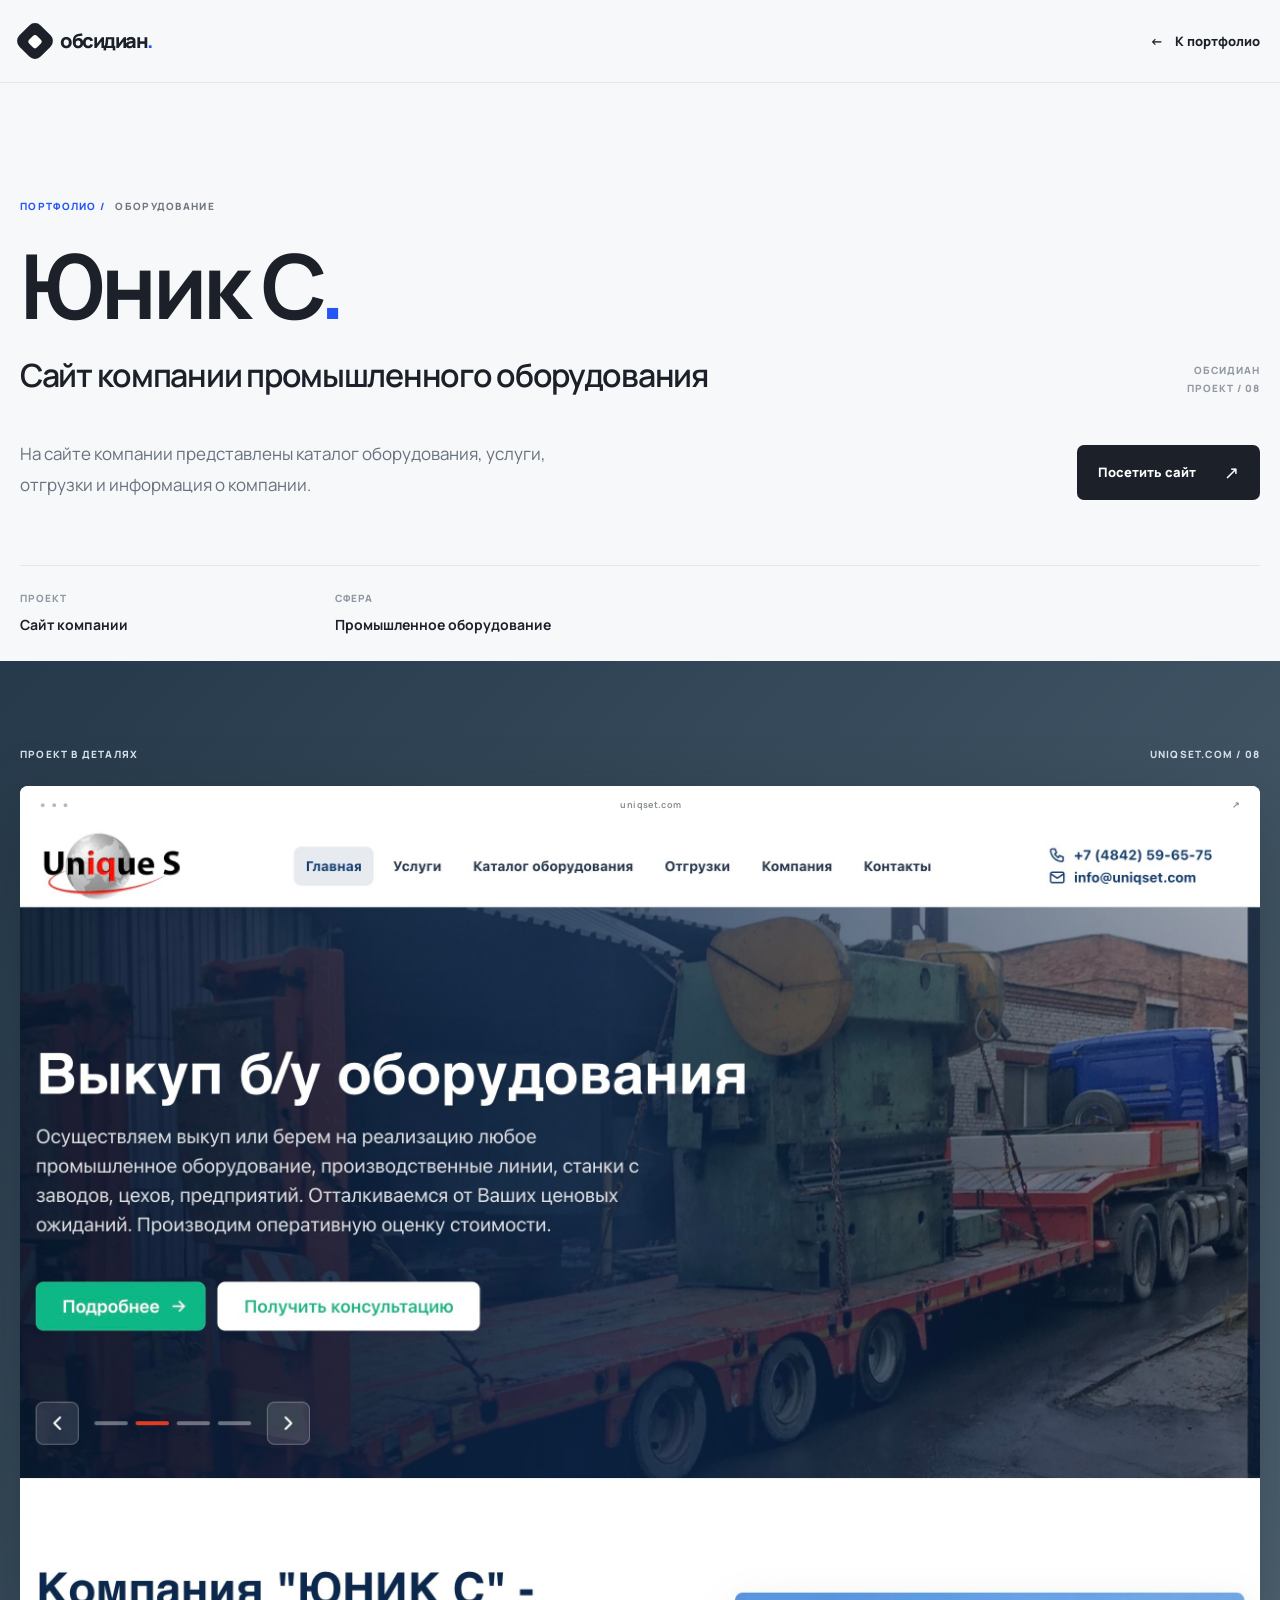
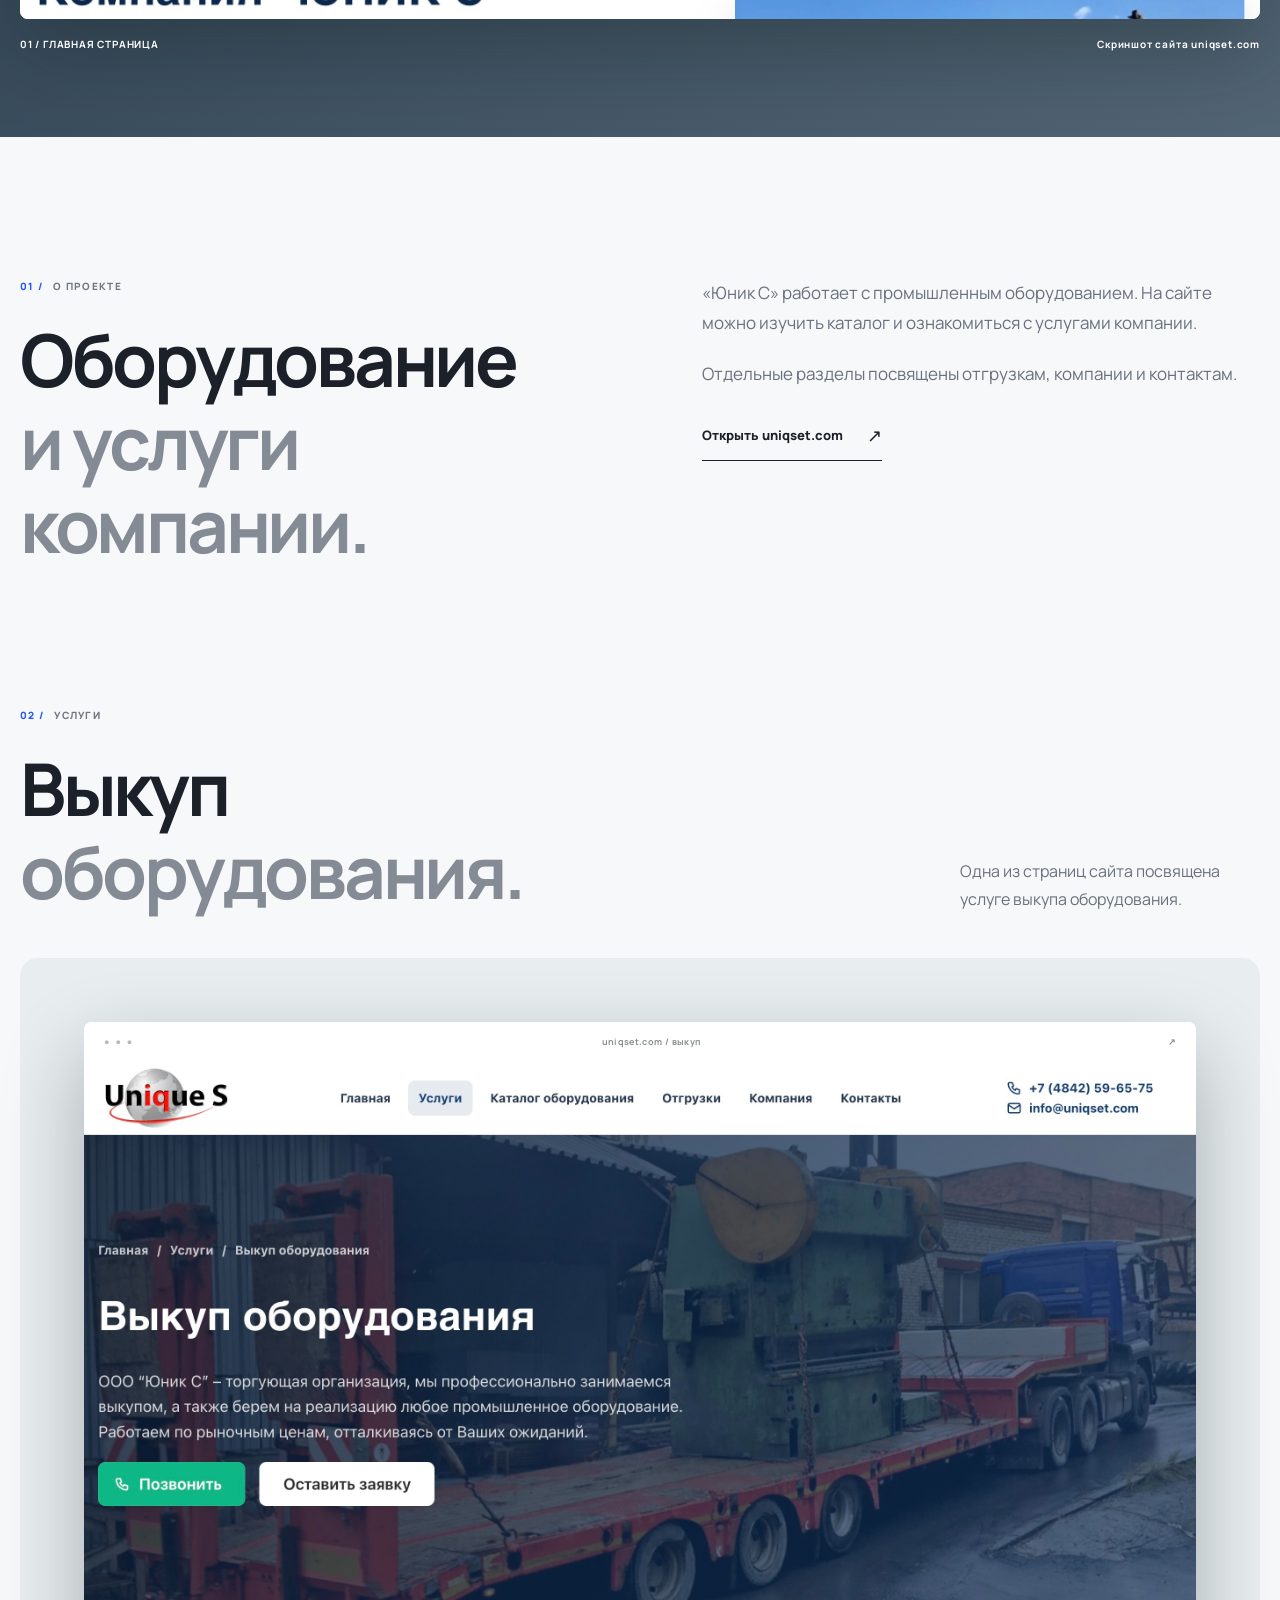
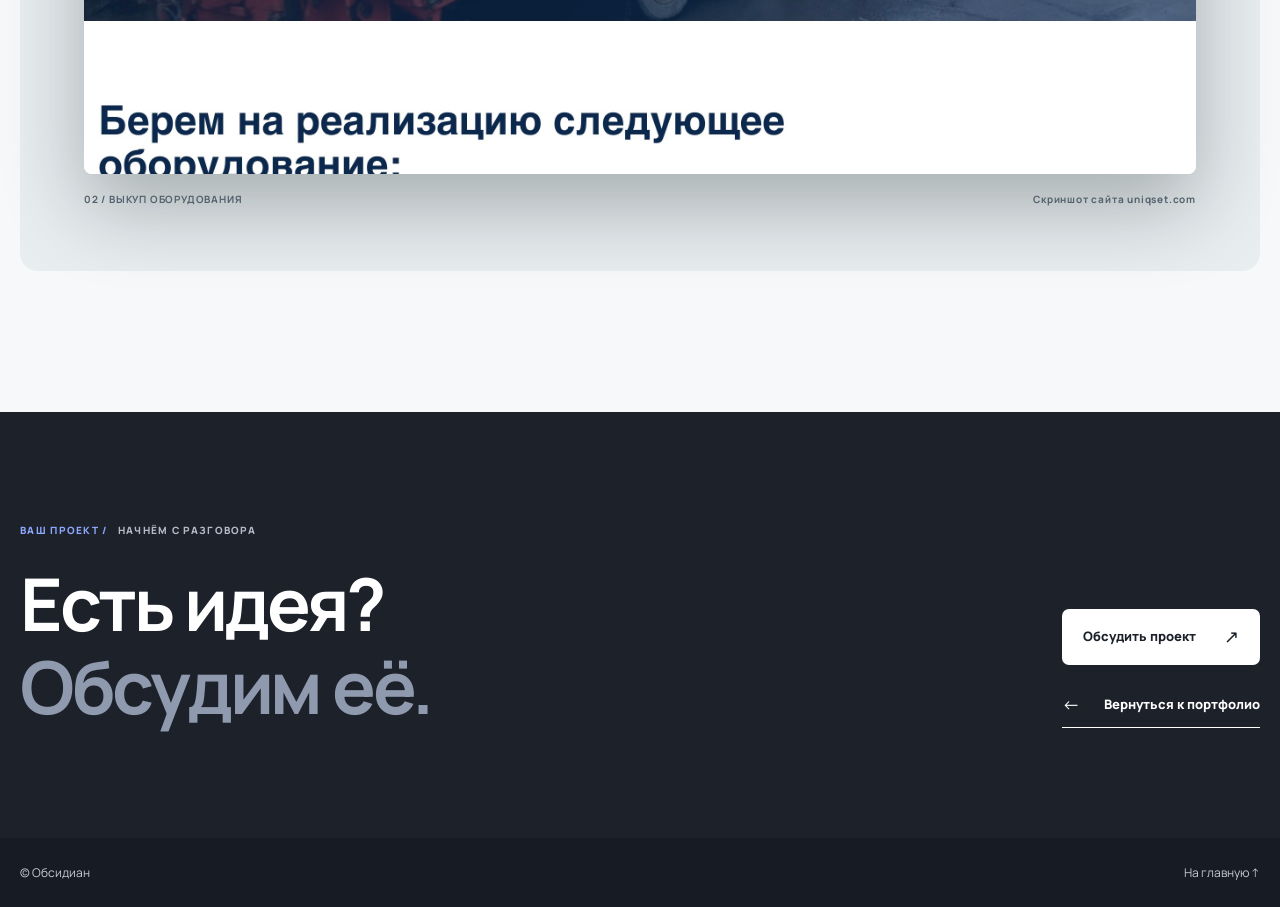
<file: cases/uniqset.html>
<!DOCTYPE html>
<html lang="ru">
<head>
  <meta charset="utf-8"><meta name="viewport" content="width=device-width, initial-scale=1"><meta name="theme-color" content="#f6f7f9">
  <title>Юник С — сайт промышленного оборудования | Обсидиан</title>
  <meta name="description" content="Кейс «Юник С»: сайт компании с каталогом промышленного оборудования, услугами и информацией об отгрузках.">
  <link rel="canonical" href="https://example.com/cases/uniqset.html">
  <meta property="og:type" content="article"><meta property="og:locale" content="ru_RU"><meta property="og:site_name" content="Обсидиан"><meta property="og:title" content="Юник С — сайт промышленного оборудования | Обсидиан"><meta property="og:description" content="Промышленное оборудование: каталог, услуги и отгрузки."><meta property="og:url" content="https://example.com/cases/uniqset.html">
  <link rel="icon" href="../favicon.svg" type="image/svg+xml"><link rel="stylesheet" href="../css/variables.css"><link rel="stylesheet" href="../css/base.css"><link rel="stylesheet" href="../css/layout.css"><link rel="stylesheet" href="../css/components.css"><link rel="stylesheet" href="../css/case.css">
  <script defer src="../js/forms.js"></script><script defer src="../js/project-popup.js"></script>
</head>
<body class="case-page case-page--compact">
  <a class="skip-link" href="#main">Перейти к содержимому</a>
  <header class="case-header"><div class="container case-header__inner"><a class="brand" href="../index.html" aria-label="Обсидиан — на главную"><span class="brand-mark" aria-hidden="true"><span></span></span><span>обсидиан<span class="brand-dot">.</span></span></a><a class="case-back" href="../index.html#portfolio"><span aria-hidden="true">←</span> К портфолио</a></div></header>
  <main id="main">
    <section class="case-hero" aria-labelledby="case-title"><div class="container"><p class="eyebrow"><span class="section-index">ПОРТФОЛИО /</span> ОБОРУДОВАНИЕ</p><div class="case-hero__heading"><div><h1 id="case-title">Юник С<span>.</span></h1><p class="case-hero__subtitle">Сайт компании промышленного оборудования</p></div><p class="case-hero__number" aria-hidden="true">ОБСИДИАН<br>ПРОЕКТ / 08</p></div><div class="case-hero__details"><p>На сайте компании представлены каталог оборудования, услуги, отгрузки и информация о компании.</p><a class="button button--dark" href="https://uniqset.com/" target="_blank" rel="noopener noreferrer">Посетить сайт <span aria-hidden="true">↗</span><span class="visually-hidden"> (откроется в новой вкладке)</span></a></div><dl class="case-facts"><div><dt>ПРОЕКТ</dt><dd>Сайт компании</dd></div><div><dt>СФЕРА</dt><dd>Промышленное оборудование</dd></div></dl></div></section>
    <section class="case-showcase" aria-labelledby="showcase-title"><div class="container"><div class="case-showcase__top"><p id="showcase-title">ПРОЕКТ В ДЕТАЛЯХ</p><p>UNIQSET.COM / 08</p></div><figure class="case-figure"><div class="browser-frame browser-frame--case"><div class="browser-frame__bar" aria-hidden="true"><span class="browser-frame__dots">● ● ●</span><span>uniqset.com</span><span>↗</span></div><img src="../assets/images/uniqset-home.jpg" width="2532" height="1620" loading="lazy" decoding="async" alt="Главная страница сайта компании «Юник С»"></div><figcaption><span>01 / ГЛАВНАЯ СТРАНИЦА</span><span>Скриншот сайта uniqset.com</span></figcaption></figure></div></section>
    <section class="case-story" aria-labelledby="story-title"><div class="container case-story__grid"><div><p class="eyebrow"><span class="section-index">01 /</span> О ПРОЕКТЕ</p><h2 id="story-title">Оборудование<br><span class="muted">и услуги компании.</span></h2></div><div class="case-story__copy"><p>«Юник С» работает с промышленным оборудованием. На сайте можно изучить каталог и ознакомиться с услугами компании.</p><p>Отдельные разделы посвящены отгрузкам, компании и контактам.</p><a class="text-link" href="https://uniqset.com/" target="_blank" rel="noopener noreferrer">Открыть uniqset.com <span aria-hidden="true">↗</span><span class="visually-hidden"> (откроется в новой вкладке)</span></a></div></div></section>
    <section class="case-rooms" aria-labelledby="inner-title"><div class="container"><div class="case-rooms__heading"><div><p class="eyebrow"><span class="section-index">02 /</span> УСЛУГИ</p><h2 id="inner-title">Выкуп<br><span class="muted">оборудования.</span></h2></div><p>Одна из страниц сайта посвящена услуге выкупа оборудования.</p></div><figure class="case-figure"><div class="browser-frame browser-frame--case"><div class="browser-frame__bar" aria-hidden="true"><span class="browser-frame__dots">● ● ●</span><span>uniqset.com / выкуп</span><span>↗</span></div><img src="../assets/images/uniqset-inner.jpg" width="2532" height="1620" loading="lazy" decoding="async" alt="Страница услуги выкупа оборудования на сайте «Юник С»"></div><figcaption><span>02 / ВЫКУП ОБОРУДОВАНИЯ</span><span>Скриншот сайта uniqset.com</span></figcaption></figure></div></section>
    <section class="case-end"><div class="container case-end__inner"><div><p class="eyebrow eyebrow--light"><span class="section-index">ВАШ ПРОЕКТ /</span> НАЧНЁМ С РАЗГОВОРА</p><h2>Есть идея?<br><span>Обсудим её.</span></h2></div><div class="case-end__links"><a class="button button--white" href="../index.html#contact">Обсудить проект <span aria-hidden="true">↗</span></a><a class="text-link text-link--light" href="../index.html#portfolio"><span aria-hidden="true">←</span> Вернуться к портфолио</a></div></div></section>
  </main><footer class="case-footer"><div class="container case-footer__inner"><span>© Обсидиан</span><a href="../index.html">На главную ↑</a></div></footer>
</body></html>
</file>
<file: css/variables.css>
:root{color-scheme:light;--ink:#1b2029;--muted:#858b95;--blue:#2456f5;--blue-dark:#1846da;--paper:#f7f8fa;--white:#fff;--line:#e2e5e9;--dark:#1d212a;--container:1320px;--gutter:20px;--radius:18px;--font:'Manrope',Arial,sans-serif}
</file>
<file: css/base.css>
@import url('https://fonts.googleapis.com/css2?family=Manrope:wght@400;500;600;700;800&display=swap');

*,*::before,*::after{box-sizing:border-box}
html{scroll-behavior:smooth;scroll-padding-top:88px}
body{margin:0;background:var(--paper);color:var(--ink);font-family:var(--font);font-size:16px;line-height:1.6;-webkit-font-smoothing:antialiased}
body,button,input,select,textarea{font-family:var(--font)}
button,input,select,textarea{font-size:inherit}
button{cursor:pointer}
a{color:inherit;text-decoration:none}
img,svg{display:block;max-width:100%}
h1,h2,h3,p{margin:0}
h1,h2,h3{line-height:1.14;letter-spacing:-.045em}
h1{font-size:clamp(2.8rem,8vw,6.1rem);font-weight:700}
h2{font-size:clamp(2.15rem,5.7vw,4.55rem);font-weight:700}
h3{font-size:1.2rem;font-weight:700}
::selection{background:#b4c4ff;color:#15234e}
:focus-visible{outline:3px solid #6c91ff;outline-offset:4px}
[hidden]{display:none!important}
.skip-link{position:fixed;z-index:1000;top:10px;left:10px;transform:translateY(-150%);padding:12px 16px;background:#fff;color:#111;border-radius:8px}
.skip-link:focus{transform:translateY(0)}
.muted{color:var(--muted)}
</file>
<file: css/layout.css>
.container{width:min(100% - (var(--gutter) * 2),var(--container));margin-inline:auto}
.section{padding-block:80px}
.section-heading{display:flex;flex-direction:column;gap:22px;margin-bottom:38px}
.heading-aside{max-width:300px;color:#686f7b;line-height:1.75}
.hero-grid,.value-grid,.approach-grid,.testimonials-grid,.faq-grid,.contact-grid{display:grid;gap:42px}
.service-grid,.portfolio-grid,.approach-cards{display:grid;gap:14px}
.site-header{position:relative;z-index:50;background:rgba(247,248,250,.96);border-bottom:1px solid var(--line)}
.header-contact-bar{border-bottom:1px solid var(--line)}
.header-contacts{display:flex;justify-content:flex-end;align-items:center;flex-wrap:wrap;gap:4px 20px;padding-block:6px;font-size:12px;font-weight:700}
.header-contacts>a:hover{color:var(--blue)}
.header-inner{min-height:72px;display:flex;align-items:center;justify-content:space-between;flex-wrap:wrap;gap:15px}
.header-nav{width:100%;display:flex;flex-wrap:wrap;align-items:center;gap:16px 22px;padding-bottom:18px;font-size:13px;font-weight:700}
.header-nav>a:not(.button){padding-block:3px}
.menu-toggle{display:none}
.hero{padding-top:64px;padding-bottom:26px;overflow:hidden}
.hero-grid{align-items:center}
.hero-bottom{display:flex;align-items:center;gap:15px;margin-top:55px;font-size:9px;font-weight:800;letter-spacing:.13em;color:#89909a}
.hero-bottom span:last-child{margin-left:auto}
.trust-inner{padding-block:36px}
.value-grid,.contact-grid{align-items:start}
.portfolio-grid{grid-template-columns:1fr}
.approach-cards{grid-template-columns:1fr 1fr}
.pricing-panel{display:grid;gap:32px}
.footer-main{display:grid;gap:35px}
.footer-main nav{display:flex;flex-wrap:wrap;gap:12px 22px}
.footer-bottom{display:flex;flex-wrap:wrap;gap:12px 24px}
</file>
<file: css/components.css>
.brand{display:inline-flex;align-items:center;gap:10px;font-size:20px;font-weight:800;letter-spacing:-.075em;white-space:nowrap}
.brand-dot{color:var(--blue)}
.brand-mark{position:relative;display:grid;place-items:center;width:30px;height:30px;background:var(--ink);transform:rotate(45deg);border-radius:8px}
.brand-mark span{width:11px;height:11px;background:#fff;border-radius:3px}
.messenger-links{display:flex;align-items:center;gap:10px}
.messenger-links a{display:grid;place-items:center;width:32px;height:32px;border-radius:7px;transition:opacity .2s}
.messenger-links a:hover{opacity:.75}
.messenger-links img,.messenger-links svg{width:24px;height:24px}
.button{display:inline-flex;align-items:center;justify-content:space-between;gap:28px;min-height:54px;padding:16px 20px;border:1px solid transparent;border-radius:7px;font-size:13px;font-weight:800;line-height:1.2;transition:background .2s,color .2s,transform .2s}
.button span{font-size:18px;font-weight:400}
.button:hover{transform:translateY(-2px)}
.button--primary{background:var(--blue);color:#fff}
.button--primary:hover{background:var(--blue-dark)}
.button--dark{background:var(--ink);color:#fff}
.button--dark:hover{background:var(--blue)}
.button--white{background:#fff;color:var(--ink)}
.button--white:hover{background:#e8edff}
.button--small{min-height:42px;padding:11px 15px;font-size:12px}
.eyebrow{display:flex;align-items:center;gap:10px;margin-bottom:24px;color:#707782;font-size:10px;font-weight:800;letter-spacing:.13em;text-transform:uppercase}
.eyebrow--light{color:#b4bac8}
.section-index{color:var(--blue)}
.eyebrow--light .section-index{color:#8da8ff}
.status-dot{display:inline-block;width:7px;height:7px;flex:none;border-radius:50%;background:var(--blue);box-shadow:0 0 0 4px rgba(36,86,245,.1)}
.text-link{display:inline-flex;align-items:center;gap:24px;width:fit-content;font-size:13px;font-weight:800;border-bottom:1px solid currentColor;padding-bottom:8px}
.text-link span{font-size:18px;font-weight:400}
.text-link:hover{color:var(--blue)}
.text-link--light{color:#fff}
.text-link--light:hover{color:#9eb5ff}
.service-card{min-height:310px;display:flex;flex-direction:column;padding:25px;background:#fff;border:1px solid #eceef1;border-radius:var(--radius)}
.card-top{display:flex;justify-content:space-between;color:#8c929c;font-size:10px;font-weight:800;letter-spacing:.1em}
.card-arrow{color:var(--ink);font-size:20px;line-height:1}
.service-icon,.approach-icon{color:var(--blue);background:#edf2ff;border-radius:12px}
.service-icon{width:58px;height:58px;flex:none;margin:35px 0 25px;padding:8px}
.service-card h3{margin-bottom:13px}.service-card p{max-width:310px;color:#717985;font-size:13px;line-height:1.7}
.card-tags{display:flex;flex-wrap:wrap;gap:7px;margin-top:auto;padding-top:24px}.card-tags span,.demo-tag{padding:6px 9px;border:1px solid #e6e8ed;border-radius:100px;color:#777e8a;font-size:10px;font-weight:700}
.portfolio-card{min-width:0}.portfolio-meta{display:flex;flex-wrap:wrap;align-items:center;justify-content:space-between;gap:10px;padding:19px 0 8px}.portfolio-meta>div>span,.placeholder-label{color:#9399a3;font-size:9px;font-weight:800;letter-spacing:.12em}.portfolio-meta h3{margin-top:5px;font-size:17px}.demo-tag{white-space:nowrap}
.portfolio-card--project{display:flex;flex-direction:column;overflow:hidden;background:#fff;border:1px solid var(--line);border-radius:var(--radius)}
.portfolio-project-image{aspect-ratio:4/3;overflow:hidden;background:linear-gradient(135deg,#e8edfb,#d7e2ff)}
.portfolio-project-image img{width:100%;height:100%;object-fit:cover;object-position:top;transition:transform .35s ease}
.portfolio-card--project:hover .portfolio-project-image img{transform:scale(1.025)}
.portfolio-project-content{display:flex;flex:1;flex-direction:column;align-items:flex-start;padding:clamp(20px,3vw,32px)}
.portfolio-project-tags{display:flex;flex-wrap:wrap;gap:8px;margin-bottom:18px}
.portfolio-project-tags span{padding:6px 10px;border-radius:100px;background:#edf2ff;color:#294caa;font-size:10px;font-weight:800;letter-spacing:.04em}
.portfolio-project-content h3{font-size:clamp(20px,2.4vw,27px)}
.portfolio-project-content p{margin-top:12px;color:#59616e;font-size:13px;line-height:1.75}
.portfolio-project-link{margin-top:auto;padding-top:24px}
@media (prefers-reduced-motion:reduce){.portfolio-project-image img{transition:none}.portfolio-card--project:hover .portfolio-project-image img{transform:none}}
.form-panel{padding:25px;color:var(--ink);background:#fff;border-radius:14px}.form-heading{display:flex;justify-content:space-between;gap:15px;margin-bottom:28px}.form-heading>div>span{color:#9299a4;font-size:9px;font-weight:800;letter-spacing:.12em}.form-heading h3{margin-top:8px;font-size:23px}.form-heading>span{font-size:24px}.form-row{display:grid;gap:0}
@media (min-width:600px){.form-row{grid-template-columns:1fr 1fr;gap:15px}.form-panel{padding:35px}}
.project-popup{width:min(600px,calc(100% - 32px));max-width:none;max-height:calc(100% - 32px);padding:0;border:0;border-radius:14px;background:#fff;color:var(--ink);overflow-y:auto;overscroll-behavior:contain}
.project-popup::backdrop{background:rgba(17,22,32,.72)}
.project-popup__close{position:absolute;top:17px;right:17px;display:grid;place-items:center;width:40px;height:40px;border:1px solid var(--line);border-radius:50%;background:#fff;color:var(--ink);font-size:26px;line-height:1}
.project-popup__close:hover{background:var(--ink);color:#fff}
.project-popup .form-heading{padding-right:44px}
.project-popup .form-heading>span{display:none}
.project-popup__message{padding:70px 25px 35px}
.project-popup__message a{color:var(--blue);text-decoration:underline}
.field{min-width:0;margin-bottom:20px}.field label:not(.consent-label){display:block;margin-bottom:8px;font-size:12px;font-weight:800}.field label>span[aria-hidden]{color:var(--blue)}
.field input:not([type=checkbox]),.field select,.field textarea{display:block;width:100%;min-height:49px;padding:13px 14px;color:var(--ink);background:#f8f9fb;border:1px solid #e6e8ed;border-radius:6px;outline-offset:2px}.field textarea{resize:vertical;min-height:90px}.field input::placeholder,.field textarea::placeholder{color:#a1a7b0}.field select{appearance:auto;color:#555e6d}.field [aria-invalid=true]{border-color:#c92a39}.field-error{display:block;color:#b72132;font-size:11px;line-height:1.4}.field-error:not(:empty){margin-top:6px}
.consent-label{display:flex;align-items:flex-start;gap:10px;font-size:11px;line-height:1.5;color:#59616e}.consent-label input{width:17px;height:17px;flex:none;margin:1px 0 0;accent-color:var(--blue)}.consent-help,.form-disclaimer{margin-top:8px;color:#737b87;font-size:10px;line-height:1.55}.form-status:not(:empty){margin-top:12px;font-size:12px}.form-submit{width:100%}
.service-link{margin-top:22px}

/* Чуть более крупный текст в карточках и элементах формы. */
.service-card p,.portfolio-project-content p{font-size:14px}
.field label:not(.consent-label),.form-status:not(:empty){font-size:13px}
.field-error,.consent-label{font-size:12px}
.consent-help,.form-disclaimer{font-size:11px}
</file>
<file: css/case.css>
.visually-hidden{position:absolute!important;width:1px;height:1px;padding:0;margin:-1px;overflow:hidden;clip:rect(0,0,0,0);white-space:nowrap;border:0}
.featured-project{display:grid;grid-column:1/-1;overflow:hidden;background:#fff;border:1px solid var(--line);border-radius:var(--radius)}
.featured-project__visual{display:grid;place-items:center;min-width:0;padding:clamp(22px,5vw,68px);background:radial-gradient(circle at 75% 15%,#7c8971 0,transparent 45%),linear-gradient(135deg,#182b27,#445b4a)}
.featured-project--industrial .featured-project__visual{background:radial-gradient(circle at 75% 15%,#547ca6 0,transparent 45%),linear-gradient(135deg,#112a43,#305777)}
.browser-frame{width:100%;overflow:hidden;background:#fff;border-radius:8px;box-shadow:0 24px 60px #101a1738}
.browser-frame__bar{display:flex;align-items:center;justify-content:space-between;gap:12px;min-height:32px;padding:0 14px;background:#fff;color:#8a9192;font-size:9px;font-weight:700;letter-spacing:.04em}
.browser-frame__dots{color:#b4bab6;letter-spacing:2px;white-space:nowrap}
.browser-frame img{width:100%;height:auto}
.featured-project__content{display:flex;flex-direction:column;align-items:flex-start;padding:clamp(25px,4vw,48px)}
.featured-project__index{margin-bottom:26px;color:#8b929b;font-size:10px;font-weight:800;letter-spacing:.12em}
.featured-project__content h3{max-width:520px;font-size:clamp(27px,3vw,42px)}
.featured-project__content>p:not(.featured-project__index){max-width:500px;margin-top:18px;color:#69717e;line-height:1.75}
.featured-project__links{display:flex;flex-wrap:wrap;align-items:center;gap:20px 28px;margin-top:30px}
.portfolio-project-links{display:flex;flex-wrap:wrap;align-items:center;gap:12px 20px;margin-top:auto;padding-top:24px}
.portfolio-card--project .portfolio-project-image{aspect-ratio:2532/1620}
.case-page--compact .case-hero h1{max-width:100%;font-size:clamp(2.7rem,7vw,6.5rem);overflow-wrap:anywhere;line-height:1.04}
.case-page--compact .case-showcase{background:linear-gradient(135deg,#26394a,#526575)}
.case-page--compact .case-showcase__top{color:#d4dfe8}
.case-page--compact .case-rooms .case-figure{background:#e8edf0}
.case-page--compact .case-rooms figcaption{color:#52616d}
.case-header{border-bottom:1px solid var(--line);background:var(--paper)}
.case-header__inner{display:flex;align-items:center;justify-content:space-between;gap:20px;min-height:82px}
.case-back{display:inline-flex;align-items:center;gap:12px;font-size:13px;font-weight:800}
.case-back:hover{color:var(--blue)}
.case-hero{padding:clamp(65px,9vw,120px) 0 0}
.case-hero__heading{display:flex;justify-content:space-between;align-items:flex-end;gap:30px}
.case-hero h1{font-size:clamp(4.4rem,12vw,10rem);line-height:.95}
.case-hero h1 span{color:var(--blue)}
.case-hero__subtitle{margin-top:24px;font-size:clamp(20px,3vw,32px);font-weight:600;line-height:1.3;letter-spacing:-.04em}
.case-hero__number{color:#9299a3;font-size:10px;font-weight:800;line-height:1.8;letter-spacing:.1em;text-align:right}
.case-hero__details{display:flex;flex-wrap:wrap;align-items:end;justify-content:space-between;gap:24px;margin-top:42px}
.case-hero__details>p{max-width:570px;color:#68717d;font-size:16px;line-height:1.8}
.case-facts{display:grid;grid-template-columns:repeat(4,minmax(0,1fr));gap:20px;margin:65px 0 0;padding:24px 0;border-top:1px solid var(--line)}
.case-facts div{min-width:0}.case-facts dt{color:#9098a2;font-size:10px;font-weight:800;letter-spacing:.1em}.case-facts dd{margin:8px 0 0;font-size:13px;font-weight:700}
.case-facts dd{overflow-wrap:anywhere}
.case-showcase{padding:clamp(40px,7vw,85px) 0;background:linear-gradient(135deg,#1d302b,#526857);color:#fff}
.case-showcase__top{display:flex;justify-content:space-between;gap:20px;margin-bottom:24px;color:#c3d0c4;font-size:10px;font-weight:800;letter-spacing:.12em}
.case-figure{margin:0}.browser-frame--case{box-shadow:0 32px 80px #0e1c174d}.browser-frame--case .browser-frame__bar{min-height:40px;padding-inline:20px}
.case-figure figcaption{display:flex;flex-wrap:wrap;justify-content:space-between;gap:10px;margin-top:17px;font-size:10px;font-weight:700;letter-spacing:.08em}
.case-story,.case-rooms{padding:clamp(80px,11vw,150px) 0}
.case-story__grid{display:grid;grid-template-columns:1fr 1fr;gap:10%}.case-story__copy{max-width:570px;color:#68717d;font-size:16px;line-height:1.8}.case-story__copy p+p{margin-top:20px}.case-story__copy .text-link{margin-top:30px;color:var(--ink)}.case-story__copy .text-link:hover{color:var(--blue)}
.case-rooms{padding-top:0}.case-rooms__heading{display:flex;align-items:end;justify-content:space-between;gap:30px;margin-bottom:45px}.case-rooms__heading>p{max-width:300px;color:#68717d;line-height:1.75}.case-rooms .case-figure{padding:clamp(20px,5vw,65px);background:#e8e9e3;border-radius:var(--radius)}.case-rooms figcaption{color:#69736c}
.case-page--industrial .case-showcase{background:linear-gradient(135deg,#112a43,#345d80)}
.case-page--industrial .case-showcase__top{color:#c3d6e8}
.case-page--industrial .case-rooms .case-figure{background:#e2ebf2}
.case-page--industrial .case-rooms figcaption{color:#516a7e}
.case-hero__details>p,.case-story__copy{font-size:17px}
.case-facts dd{font-size:14px}
.case-end{padding:clamp(70px,9vw,110px) 0;background:var(--dark);color:#fff}.case-end__inner{display:flex;align-items:end;justify-content:space-between;gap:40px}.case-end h2 span{color:#8f9aaf}.case-end__links{display:flex;flex-direction:column;align-items:flex-start;gap:25px}
.case-footer{padding:25px 0;background:#171b23;color:#c7ccd5;font-size:12px}.case-footer__inner{display:flex;justify-content:space-between;gap:20px}.case-footer a:hover{color:#9fb4ff}
@media (min-width:900px){.portfolio-grid .featured-project{grid-template-columns:1.15fr 1fr}.featured-project__content{justify-content:center}}
@media (min-width:1200px){.portfolio-grid{grid-template-columns:repeat(3,minmax(0,1fr))}}
@media (max-width:699px){.case-hero__number{display:none}.case-facts{grid-template-columns:repeat(2,minmax(0,1fr));margin-top:45px}.case-story__grid{grid-template-columns:1fr;gap:30px}.case-rooms__heading,.case-end__inner{align-items:flex-start;flex-direction:column}.case-hero__details{align-items:flex-start;flex-direction:column}.case-hero__details .button{width:100%}.case-header__inner{min-height:72px}.case-rooms__heading{margin-bottom:30px}}
</file>
